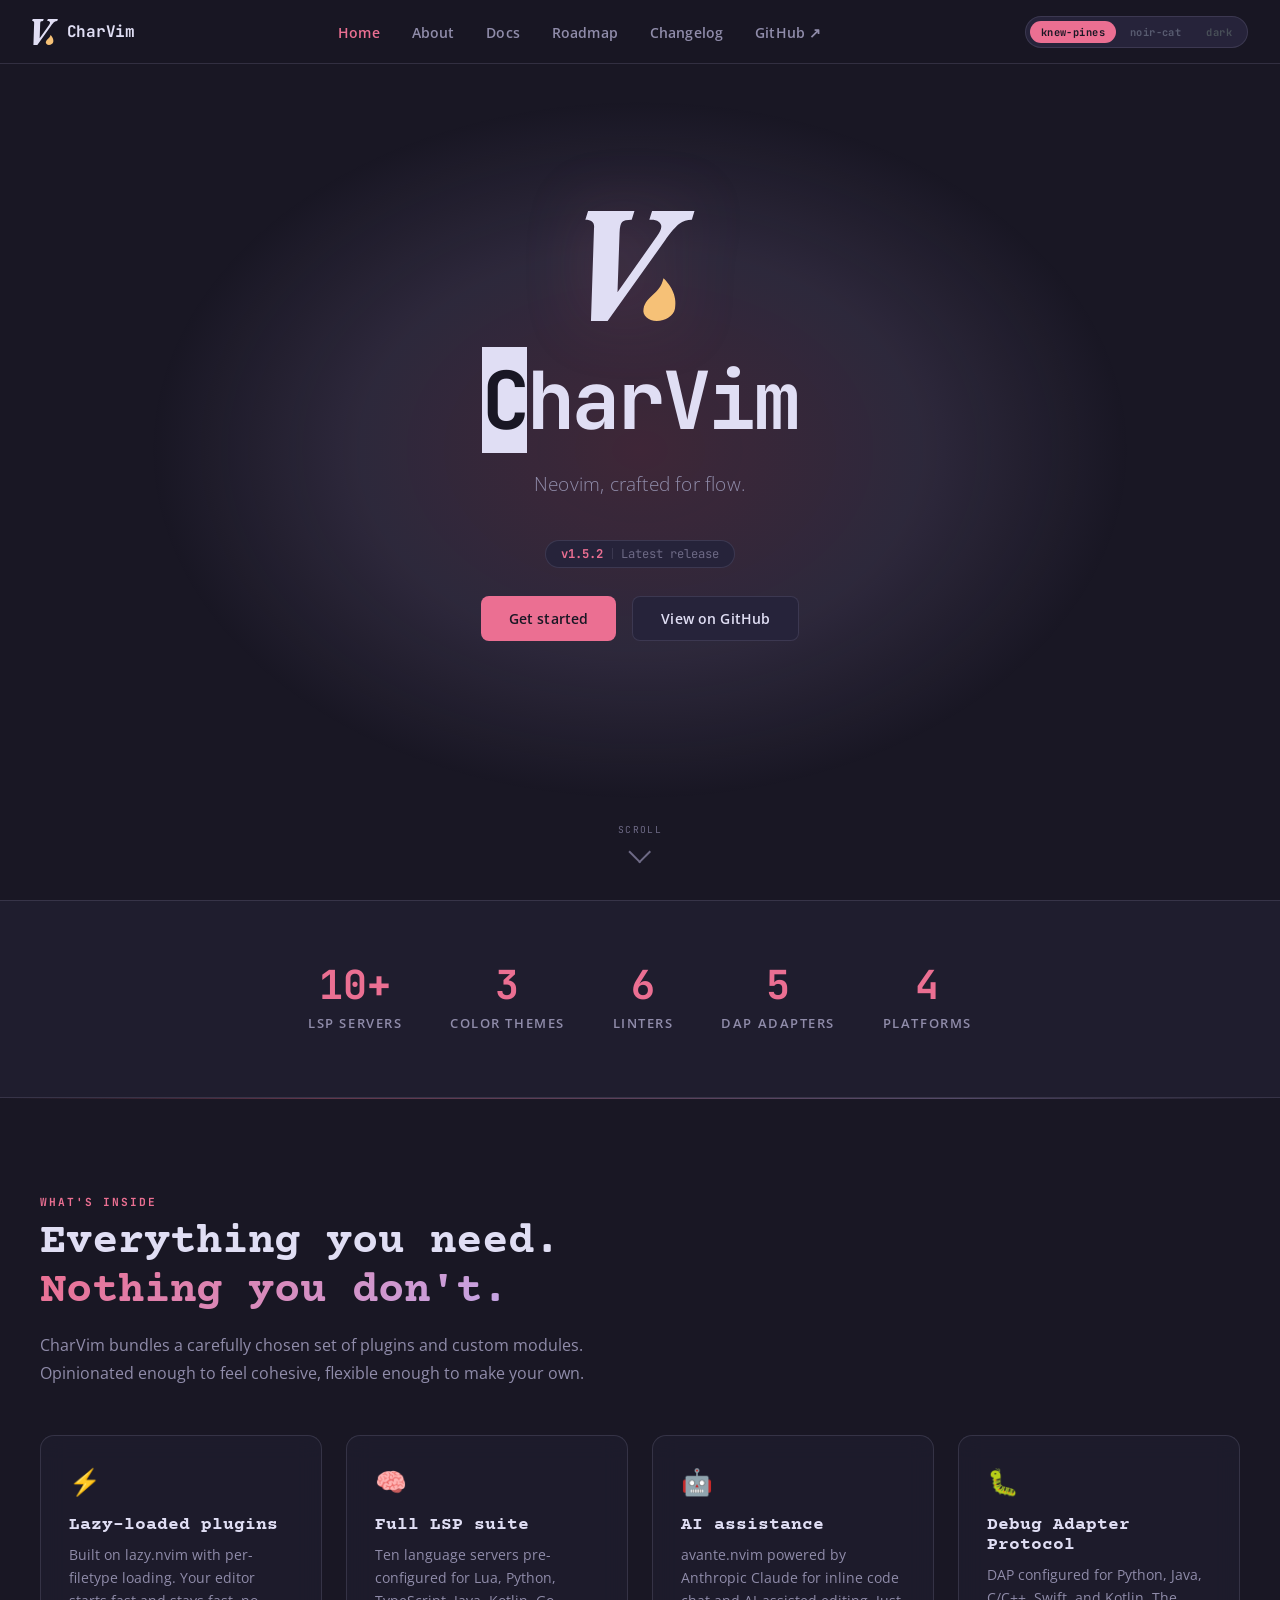
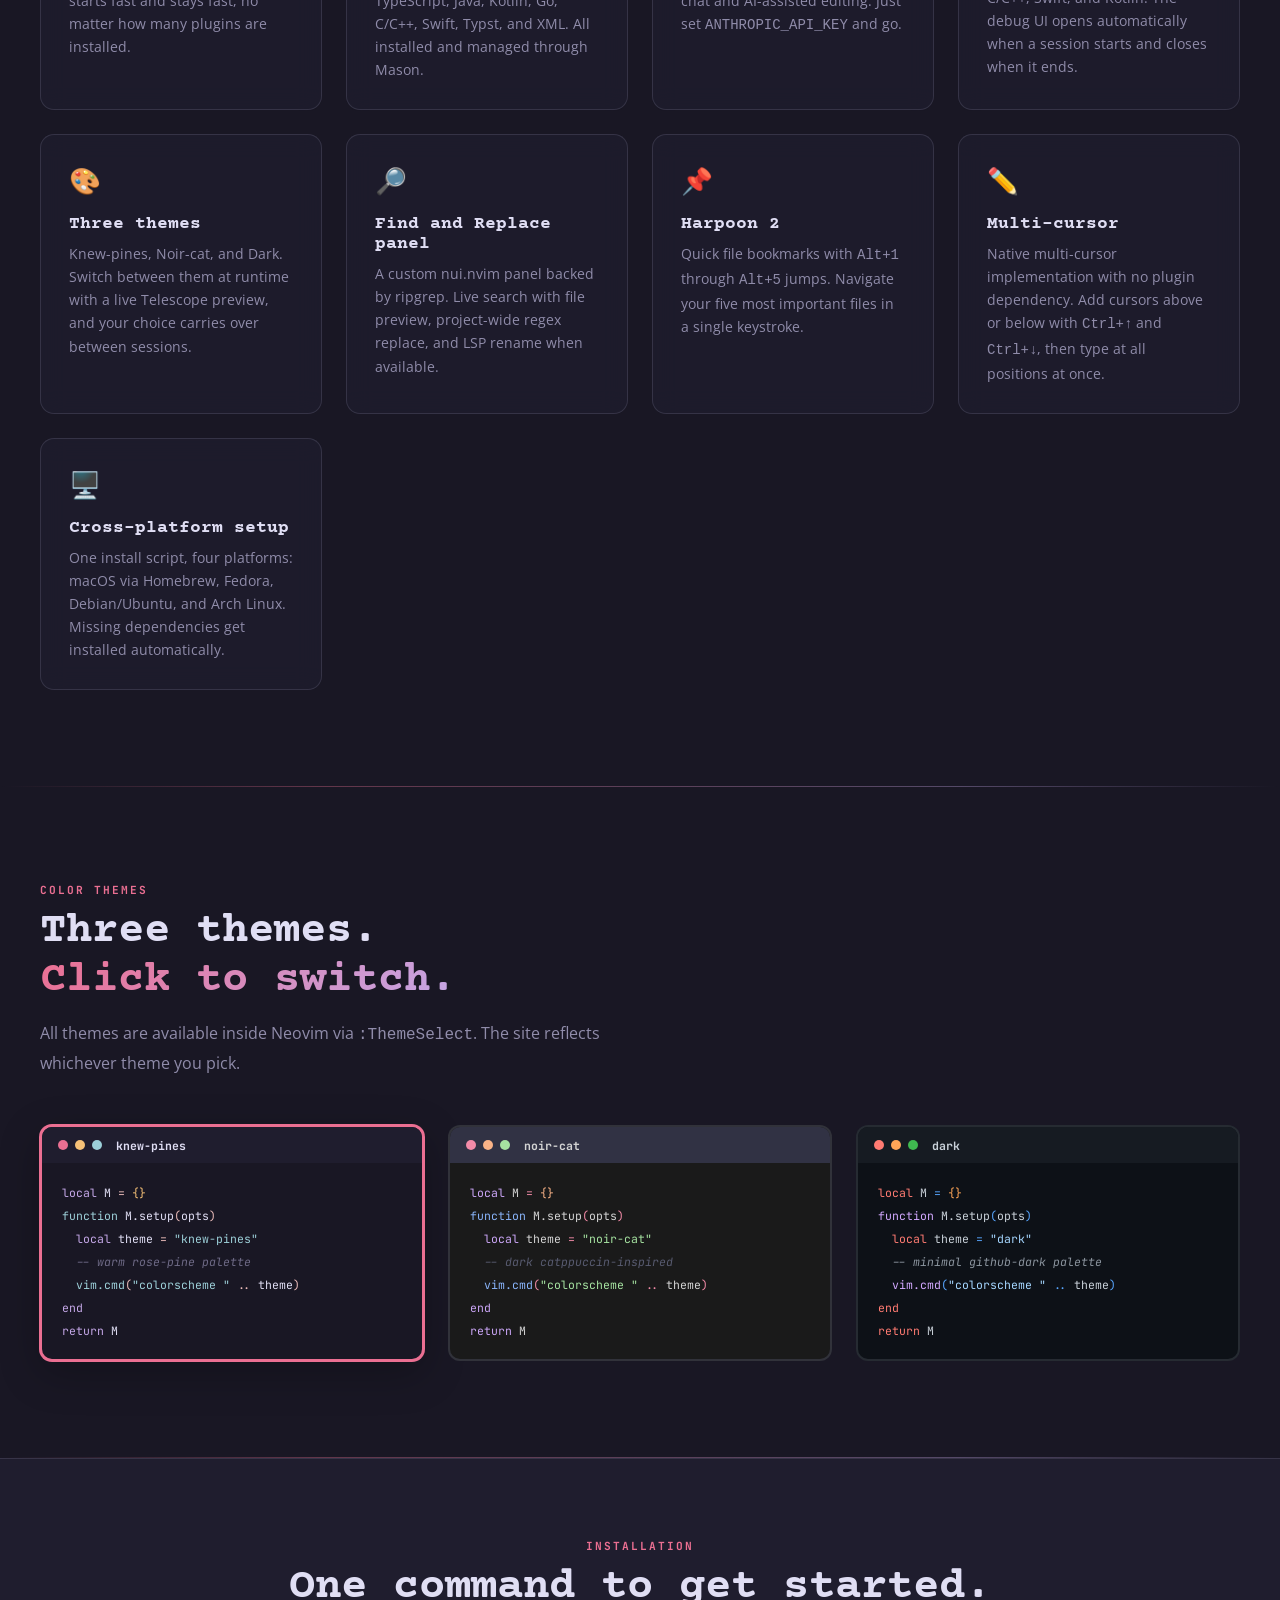
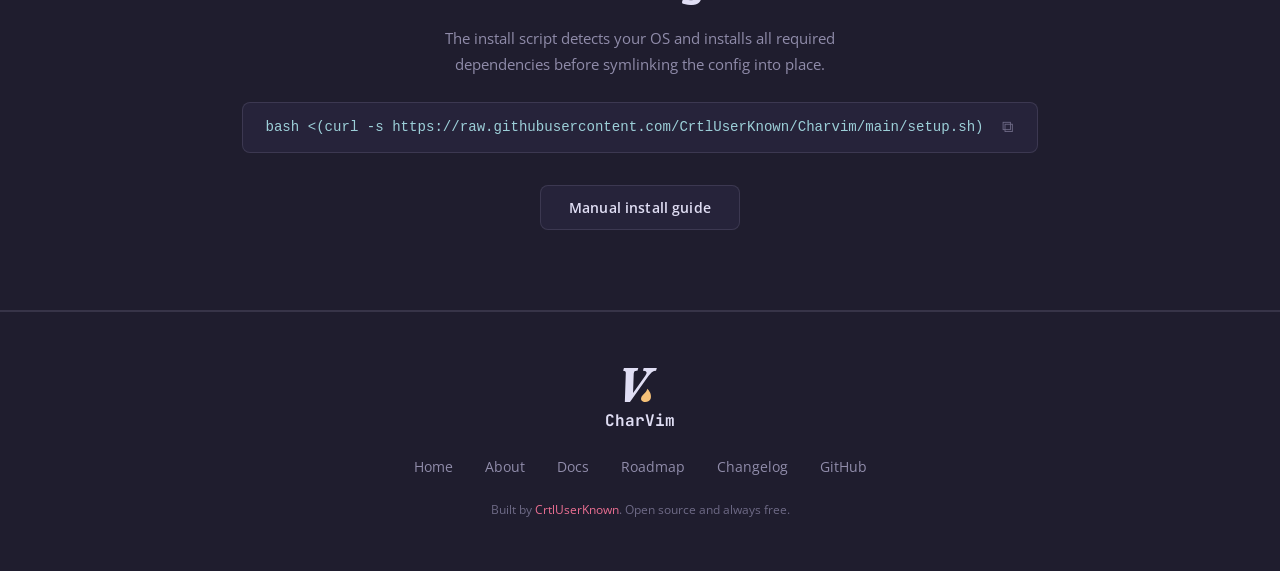
<file: index.html>
<!DOCTYPE html>
<html lang="en" data-theme="knew-pines">
<head>
  <meta charset="UTF-8" />
  <meta name="viewport" content="width=device-width, initial-scale=1.0" />
  <title>CharVim: Neovim, crafted for flow.</title>
  <meta name="description" content="CharVim is a custom Neovim configuration built for speed, flow, and a seamless development experience. Managed by lazy.nvim on Neovim 0.12+." />
  <meta name="author" content="CrtlUserKnown" />
  <meta name="theme-color" content="#191724" />
  <meta name="apple-mobile-web-app-capable" content="yes" />
  <meta property="og:title" content="CharVim: Neovim, crafted for flow." />
  <meta property="og:description" content="A custom Neovim configuration built for speed and flow. Three themes, AI assistance, full LSP, DAP, and more." />
  <meta property="og:type" content="website" />
  <meta property="og:url" content="https://ctrluserknown.github.io/Charvim/" />
  <meta name="twitter:card" content="summary" />
  <meta name="twitter:title" content="CharVim: Neovim, crafted for flow." />
  <meta name="twitter:description" content="A custom Neovim configuration built for speed and flow." />
  <link rel="canonical" href="https://ctrluserknown.github.io/Charvim/" />
  <link rel="icon" href="img/favicon/charvim.svg" type="image/svg+xml" />
  <link rel="alternate icon" href="img/favicon/charvim-atl.svg" type="image/svg+xml" />
  <link rel="apple-touch-icon" href="img/favicon/charvim.svg" />
  <link rel="manifest" href="site.webmanifest" />
  <link rel="stylesheet" href="css/style.css" />

  <script type="application/ld+json">
  {
    "@context": "https://schema.org",
    "@graph": [
      {
        "@type": "WebSite",
        "name": "CharVim",
        "url": "https://ctrluserknown.github.io/Charvim/",
        "description": "CharVim is a custom Neovim configuration built for speed, flow, and a seamless development experience."
      },
      {
        "@type": "SoftwareApplication",
        "name": "CharVim",
        "description": "A custom Neovim configuration designed for efficiency, speed, and a seamless development experience. Managed by lazy.nvim on Neovim 0.12+.",
        "url": "https://ctrluserknown.github.io/Charvim/",
        "applicationCategory": "DeveloperApplication",
        "operatingSystem": "macOS, Linux",
        "softwareVersion": "1.5.2",
        "dateModified": "2026-06-26",
        "offers": {
          "@type": "Offer",
          "price": "0",
          "priceCurrency": "USD"
        },
        "author": {
          "@type": "Person",
          "name": "CrtlUserKnown",
          "url": "https://github.com/CrtlUserKnown"
        },
        "codeRepository": "https://github.com/CrtlUserKnown/Charvim",
        "programmingLanguage": "Lua",
        "license": "https://github.com/CrtlUserKnown/Charvim/blob/main/LICENSE",
        "featureList": [
          "10+ LSP servers pre-configured",
          "AI assistance via Anthropic Claude",
          "Debug Adapter Protocol for Python, Java, C/C++, Swift, Kotlin",
          "Three runtime-switchable color themes",
          "Custom Find and Replace panel with live preview",
          "Multi-cursor support",
          "Cross-platform install script"
        ]
      },
      {
        "@type": "SiteNavigationElement",
        "name": "Home",
        "url": "https://ctrluserknown.github.io/Charvim/"
      },
      {
        "@type": "SiteNavigationElement",
        "name": "About",
        "url": "https://ctrluserknown.github.io/Charvim/about.html"
      },
      {
        "@type": "SiteNavigationElement",
        "name": "Documentation",
        "url": "https://ctrluserknown.github.io/Charvim/docs.html"
      },
      {
        "@type": "SiteNavigationElement",
        "name": "Roadmap",
        "url": "https://ctrluserknown.github.io/Charvim/roadmap.html"
      },
      {
        "@type": "SiteNavigationElement",
        "name": "Changelog",
        "url": "https://ctrluserknown.github.io/Charvim/changelog.html"
      }
    ]
  }
  </script>
</head>
<body>

<div class="cursor-gradient" aria-hidden="true"></div>

<!-- NAV -->
<nav>
  <a class="nav-brand" href="index.html">
    <svg class="nav-brand-logo" viewBox="0 0 317 319" xmlns="http://www.w3.org/2000/svg" style="fill-rule:evenodd;clip-rule:evenodd;stroke-linejoin:round;stroke-miterlimit:2;" aria-hidden="true">
      <g transform="matrix(1,0,0,1,-35.917861,-42.367234)">
        <g>
          <g transform="matrix(2.631266,0,0,2.600643,-317.140351,-356.595763)">
            <path class="logo-primary" d="M140.378,275.999L143.656,174.845C143.774,172.66 143.833,171.302 143.833,170.77C143.833,165.751 140.615,163.241 134.178,163.241L137.19,153.409L188.298,153.409L185.287,163.241C179.913,163.241 176.4,164.039 174.746,165.633C173.093,167.227 172.148,171.184 171.912,177.502L169.609,243.935L213.277,181.222C216.348,176.735 217.883,173.191 217.883,170.593C217.883,168.645 216.894,166.932 214.916,165.456C212.937,163.98 210.265,163.241 206.899,163.241L204.685,163.241L207.697,153.409L254.465,153.409L251.542,163.241C246.286,163.359 241.71,164.865 237.813,167.759C233.915,170.652 228.63,176.794 221.957,186.183L158.714,275.999L140.378,275.999Z" style="fill-rule:nonzero;"/>
          </g>
          <g transform="matrix(1.740079,0,-0.240372,1.199533,-137.411133,-14.95078)">
            <path class="logo-accent" d="M258.867,210.424C270.725,224.031 288.197,251.204 288.197,284.102C288.197,301.873 276.466,313.564 262.016,313.564C247.567,313.564 235.836,300.365 235.836,284.102C235.836,251.368 258.544,249.732 258.867,210.424Z"/>
          </g>
        </g>
      </g>
    </svg>
    <span class="nav-brand-name">CharVim</span>
  </a>

  <ul class="nav-links">
    <li><a href="index.html">Home</a></li>
    <li><a href="about.html">About</a></li>
    <li><a href="docs.html">Docs</a></li>
    <li><a href="roadmap.html">Roadmap</a></li>
    <li><a href="changelog.html">Changelog</a></li>
    <li><a href="https://github.com/CrtlUserKnown/Charvim" target="_blank" rel="noopener">GitHub ↗</a></li>
  </ul>

  <div class="theme-switcher" role="group" aria-label="Select color theme">
    <button class="theme-btn" data-theme="knew-pines" title="Knew-pines theme">knew-pines</button>
    <button class="theme-btn" data-theme="noir-cat"   title="Noir-cat theme">noir-cat</button>
    <button class="theme-btn" data-theme="dark"       title="Dark theme">dark</button>
  </div>

  <button class="hamburger" aria-label="Toggle navigation" aria-expanded="false">
    <span></span><span></span><span></span>
  </button>
</nav>

<main>

  <!-- HERO -->
  <section class="hero" aria-label="Hero">
    <div class="hero-logo-wrap">
      <svg class="hero-logo" viewBox="0 0 317 319" xmlns="http://www.w3.org/2000/svg" style="fill-rule:evenodd;clip-rule:evenodd;stroke-linejoin:round;stroke-miterlimit:2;" role="img" aria-label="CharVim logo">
        <g transform="matrix(1,0,0,1,-35.917861,-42.367234)">
          <g>
            <g transform="matrix(2.631266,0,0,2.600643,-317.140351,-356.595763)">
              <path class="logo-primary" d="M140.378,275.999L143.656,174.845C143.774,172.66 143.833,171.302 143.833,170.77C143.833,165.751 140.615,163.241 134.178,163.241L137.19,153.409L188.298,153.409L185.287,163.241C179.913,163.241 176.4,164.039 174.746,165.633C173.093,167.227 172.148,171.184 171.912,177.502L169.609,243.935L213.277,181.222C216.348,176.735 217.883,173.191 217.883,170.593C217.883,168.645 216.894,166.932 214.916,165.456C212.937,163.98 210.265,163.241 206.899,163.241L204.685,163.241L207.697,153.409L254.465,153.409L251.542,163.241C246.286,163.359 241.71,164.865 237.813,167.759C233.915,170.652 228.63,176.794 221.957,186.183L158.714,275.999L140.378,275.999Z" style="fill-rule:nonzero;"/>
            </g>
            <g transform="matrix(1.740079,0,-0.240372,1.199533,-137.411133,-14.95078)">
              <path class="logo-accent" d="M258.867,210.424C270.725,224.031 288.197,251.204 288.197,284.102C288.197,301.873 276.466,313.564 262.016,313.564C247.567,313.564 235.836,300.365 235.836,284.102C235.836,251.368 258.544,249.732 258.867,210.424Z"/>
            </g>
          </g>
        </g>
      </svg>
    </div>

    <h1 class="hero-name">CharVim</h1>
    <p class="hero-tagline">Neovim, crafted for flow.</p>

    <a class="version-badge" href="changelog.html" aria-label="View changelog for v1.5.2">
      <span class="v-num">v1.5.2</span>
      <span class="v-sep" aria-hidden="true"></span>
      <span class="v-label">Latest release</span>
    </a>

    <div class="hero-cta">
      <a class="btn btn-primary" href="docs.html">Get started</a>
      <a class="btn btn-secondary" href="https://github.com/CrtlUserKnown/Charvim" target="_blank" rel="noopener">View on GitHub</a>
    </div>

    <div class="scroll-indicator" aria-hidden="true">
      <span>scroll</span>
      <div class="scroll-chevron"></div>
    </div>
  </section>

  <!-- STATS -->
  <div class="stats-band">
    <div class="stats-inner">
      <div class="stat-item">
        <span class="stat-num">10+</span>
        <span class="stat-label">LSP Servers</span>
      </div>
      <div class="stat-item">
        <span class="stat-num">3</span>
        <span class="stat-label">Color Themes</span>
      </div>
      <div class="stat-item">
        <span class="stat-num">6</span>
        <span class="stat-label">Linters</span>
      </div>
      <div class="stat-item">
        <span class="stat-num">5</span>
        <span class="stat-label">DAP Adapters</span>
      </div>
      <div class="stat-item">
        <span class="stat-num">4</span>
        <span class="stat-label">Platforms</span>
      </div>
    </div>
  </div>

  <div class="gradient-divider"></div>

  <!-- FEATURES -->
  <section class="section" aria-labelledby="features-heading">
    <div class="section-inner">
      <p class="section-label">What's inside</p>
      <h2 class="section-title" id="features-heading">Everything you need.<br><span class="gradient-text">Nothing you don't.</span></h2>
      <p class="section-subtitle">CharVim bundles a carefully chosen set of plugins and custom modules. Opinionated enough to feel cohesive, flexible enough to make your own.</p>

      <div class="cards-grid">
        <article class="card">
          <span class="card-icon">⚡</span>
          <h3 class="card-title">Lazy-loaded plugins</h3>
          <p class="card-desc">Built on lazy.nvim with per-filetype loading. Your editor starts fast and stays fast, no matter how many plugins are installed.</p>
        </article>

        <article class="card">
          <span class="card-icon">🧠</span>
          <h3 class="card-title">Full LSP suite</h3>
          <p class="card-desc">Ten language servers pre-configured for Lua, Python, TypeScript, Java, Kotlin, Go, C/C++, Swift, Typst, and XML. All installed and managed through Mason.</p>
        </article>

        <article class="card">
          <span class="card-icon">🤖</span>
          <h3 class="card-title">AI assistance</h3>
          <p class="card-desc">avante.nvim powered by Anthropic Claude for inline code chat and AI-assisted editing. Just set <code>ANTHROPIC_API_KEY</code> and go.</p>
        </article>

        <article class="card">
          <span class="card-icon">🐛</span>
          <h3 class="card-title">Debug Adapter Protocol</h3>
          <p class="card-desc">DAP configured for Python, Java, C/C++, Swift, and Kotlin. The debug UI opens automatically when a session starts and closes when it ends.</p>
        </article>

        <article class="card">
          <span class="card-icon">🎨</span>
          <h3 class="card-title">Three themes</h3>
          <p class="card-desc">Knew-pines, Noir-cat, and Dark. Switch between them at runtime with a live Telescope preview, and your choice carries over between sessions.</p>
        </article>

        <article class="card">
          <span class="card-icon">🔎</span>
          <h3 class="card-title">Find and Replace panel</h3>
          <p class="card-desc">A custom nui.nvim panel backed by ripgrep. Live search with file preview, project-wide regex replace, and LSP rename when available.</p>
        </article>

        <article class="card">
          <span class="card-icon">📌</span>
          <h3 class="card-title">Harpoon 2</h3>
          <p class="card-desc">Quick file bookmarks with <kbd>Alt+1</kbd> through <kbd>Alt+5</kbd> jumps. Navigate your five most important files in a single keystroke.</p>
        </article>

        <article class="card">
          <span class="card-icon">✏️</span>
          <h3 class="card-title">Multi-cursor</h3>
          <p class="card-desc">Native multi-cursor implementation with no plugin dependency. Add cursors above or below with <kbd>Ctrl+↑</kbd> and <kbd>Ctrl+↓</kbd>, then type at all positions at once.</p>
        </article>

        <article class="card">
          <span class="card-icon">🖥️</span>
          <h3 class="card-title">Cross-platform setup</h3>
          <p class="card-desc">One install script, four platforms: macOS via Homebrew, Fedora, Debian/Ubuntu, and Arch Linux. Missing dependencies get installed automatically.</p>
        </article>
      </div>
    </div>
  </section>

  <div class="gradient-divider"></div>

  <!-- THEMES SHOWCASE -->
  <section class="section" aria-labelledby="themes-heading">
    <div class="section-inner">
      <p class="section-label">Color themes</p>
      <h2 class="section-title" id="themes-heading">Three themes.<br><span class="gradient-text">Click to switch.</span></h2>
      <p class="section-subtitle">All themes are available inside Neovim via <code>:ThemeSelect</code>. The site reflects whichever theme you pick.</p>

      <div class="theme-previews" role="list">

        <!-- Knew-pines -->
        <div class="theme-preview tp-kp" data-theme="knew-pines" role="listitem" tabindex="0" aria-label="Knew-pines theme">
          <div class="tp-header">
            <div class="dot dot-r"></div>
            <div class="dot dot-y"></div>
            <div class="dot dot-g"></div>
            <span style="margin-left:0.4rem;">knew-pines</span>
          </div>
          <div class="tp-body">
            <div><span class="syn-kw tp-kp">local</span> <span class="syn-var tp-kp">M</span> <span class="syn-op tp-kp">=</span> <span class="syn-num tp-kp">{}</span></div>
            <div><span class="syn-fn tp-kp">function</span> <span class="syn-var tp-kp">M.setup</span><span class="syn-op tp-kp">(</span><span class="syn-var tp-kp">opts</span><span class="syn-op tp-kp">)</span></div>
            <div>&nbsp;&nbsp;<span class="syn-kw tp-kp">local</span> <span class="syn-var tp-kp">theme</span> <span class="syn-op tp-kp">=</span> <span class="syn-str tp-kp">"knew-pines"</span></div>
            <div>&nbsp;&nbsp;<span class="syn-cmt tp-kp">-- warm rose-pine palette</span></div>
            <div>&nbsp;&nbsp;<span class="syn-fn tp-kp">vim.cmd</span><span class="syn-op tp-kp">(</span><span class="syn-str tp-kp">"colorscheme " </span><span class="syn-op tp-kp">.. </span><span class="syn-var tp-kp">theme</span><span class="syn-op tp-kp">)</span></div>
            <div><span class="syn-kw tp-kp">end</span></div>
            <div><span class="syn-kw tp-kp">return</span> <span class="syn-var tp-kp">M</span></div>
          </div>
        </div>

        <!-- Noir-cat -->
        <div class="theme-preview tp-nc" data-theme="noir-cat" role="listitem" tabindex="0" aria-label="Noir-cat theme">
          <div class="tp-header">
            <div class="dot dot-r"></div>
            <div class="dot dot-y"></div>
            <div class="dot dot-g"></div>
            <span style="margin-left:0.4rem;">noir-cat</span>
          </div>
          <div class="tp-body">
            <div><span class="syn-kw tp-nc">local</span> <span class="syn-var tp-nc">M</span> <span class="syn-op tp-nc">=</span> <span class="syn-num tp-nc">{}</span></div>
            <div><span class="syn-fn tp-nc">function</span> <span class="syn-var tp-nc">M.setup</span><span class="syn-op tp-nc">(</span><span class="syn-var tp-nc">opts</span><span class="syn-op tp-nc">)</span></div>
            <div>&nbsp;&nbsp;<span class="syn-kw tp-nc">local</span> <span class="syn-var tp-nc">theme</span> <span class="syn-op tp-nc">=</span> <span class="syn-str tp-nc">"noir-cat"</span></div>
            <div>&nbsp;&nbsp;<span class="syn-cmt tp-nc">-- dark catppuccin-inspired</span></div>
            <div>&nbsp;&nbsp;<span class="syn-fn tp-nc">vim.cmd</span><span class="syn-op tp-nc">(</span><span class="syn-str tp-nc">"colorscheme " </span><span class="syn-op tp-nc">.. </span><span class="syn-var tp-nc">theme</span><span class="syn-op tp-nc">)</span></div>
            <div><span class="syn-kw tp-nc">end</span></div>
            <div><span class="syn-kw tp-nc">return</span> <span class="syn-var tp-nc">M</span></div>
          </div>
        </div>

        <!-- Dark -->
        <div class="theme-preview tp-dk" data-theme="dark" role="listitem" tabindex="0" aria-label="Dark theme">
          <div class="tp-header">
            <div class="dot dot-r"></div>
            <div class="dot dot-y"></div>
            <div class="dot dot-g"></div>
            <span style="margin-left:0.4rem;">dark</span>
          </div>
          <div class="tp-body">
            <div><span class="syn-kw tp-dk">local</span> <span class="syn-var tp-dk">M</span> <span class="syn-op tp-dk">=</span> <span class="syn-num tp-dk">{}</span></div>
            <div><span class="syn-fn tp-dk">function</span> <span class="syn-var tp-dk">M.setup</span><span class="syn-op tp-dk">(</span><span class="syn-var tp-dk">opts</span><span class="syn-op tp-dk">)</span></div>
            <div>&nbsp;&nbsp;<span class="syn-kw tp-dk">local</span> <span class="syn-var tp-dk">theme</span> <span class="syn-op tp-dk">=</span> <span class="syn-str tp-dk">"dark"</span></div>
            <div>&nbsp;&nbsp;<span class="syn-cmt tp-dk">-- minimal github-dark palette</span></div>
            <div>&nbsp;&nbsp;<span class="syn-fn tp-dk">vim.cmd</span><span class="syn-op tp-dk">(</span><span class="syn-str tp-dk">"colorscheme " </span><span class="syn-op tp-dk">.. </span><span class="syn-var tp-dk">theme</span><span class="syn-op tp-dk">)</span></div>
            <div><span class="syn-kw tp-dk">end</span></div>
            <div><span class="syn-kw tp-dk">return</span> <span class="syn-var tp-dk">M</span></div>
          </div>
        </div>

      </div>
    </div>
  </section>

  <div class="gradient-divider"></div>

  <!-- INSTALL -->
  <section class="install-band" aria-labelledby="install-heading">
    <p class="section-label" style="justify-content:center;display:flex;">Installation</p>
    <h2 class="section-title" id="install-heading" style="text-align:center;">One command to get started.</h2>
    <p style="text-align:center;color:var(--text-dim);max-width:480px;margin:0 auto;line-height:1.7;font-size:0.95rem;">
      The install script detects your OS and installs all required dependencies before symlinking the config into place.
    </p>
    <div style="text-align:center;">
      <div class="code-block">
        <code>bash &lt;(curl -s https://raw.githubusercontent.com/CrtlUserKnown/Charvim/main/setup.sh)</code>
        <button class="copy-btn" aria-label="Copy install command" title="Copy">⧉</button>
      </div>
    </div>
    <div style="text-align:center;margin-top:2rem;">
      <a class="btn btn-secondary" href="docs.html#installation">Manual install guide</a>
    </div>
  </section>

</main>

<!-- FOOTER -->
<footer>
  <div class="footer-inner">
    <div class="footer-brand">
      <svg class="footer-logo" viewBox="0 0 317 319" xmlns="http://www.w3.org/2000/svg" style="fill-rule:evenodd;clip-rule:evenodd;stroke-linejoin:round;stroke-miterlimit:2;" aria-hidden="true">
        <g transform="matrix(1,0,0,1,-35.917861,-42.367234)">
          <g>
            <g transform="matrix(2.631266,0,0,2.600643,-317.140351,-356.595763)">
              <path class="logo-primary" d="M140.378,275.999L143.656,174.845C143.774,172.66 143.833,171.302 143.833,170.77C143.833,165.751 140.615,163.241 134.178,163.241L137.19,153.409L188.298,153.409L185.287,163.241C179.913,163.241 176.4,164.039 174.746,165.633C173.093,167.227 172.148,171.184 171.912,177.502L169.609,243.935L213.277,181.222C216.348,176.735 217.883,173.191 217.883,170.593C217.883,168.645 216.894,166.932 214.916,165.456C212.937,163.98 210.265,163.241 206.899,163.241L204.685,163.241L207.697,153.409L254.465,153.409L251.542,163.241C246.286,163.359 241.71,164.865 237.813,167.759C233.915,170.652 228.63,176.794 221.957,186.183L158.714,275.999L140.378,275.999Z" style="fill-rule:nonzero;"/>
            </g>
            <g transform="matrix(1.740079,0,-0.240372,1.199533,-137.411133,-14.95078)">
              <path class="logo-accent" d="M258.867,210.424C270.725,224.031 288.197,251.204 288.197,284.102C288.197,301.873 276.466,313.564 262.016,313.564C247.567,313.564 235.836,300.365 235.836,284.102C235.836,251.368 258.544,249.732 258.867,210.424Z"/>
            </g>
          </g>
        </g>
      </svg>
      <span class="footer-name">CharVim</span>
    </div>
    <ul class="footer-links">
      <li><a href="index.html">Home</a></li>
      <li><a href="about.html">About</a></li>
      <li><a href="docs.html">Docs</a></li>
      <li><a href="roadmap.html">Roadmap</a></li>
      <li><a href="changelog.html">Changelog</a></li>
      <li><a href="https://github.com/CrtlUserKnown/Charvim" target="_blank" rel="noopener">GitHub</a></li>
    </ul>
    <p class="footer-copy">Built by <a href="https://github.com/CrtlUserKnown" style="color:var(--accent);text-decoration:none;">CrtlUserKnown</a>. Open source and always free.</p>
  </div>
</footer>

<!-- Theme FAB (mobile only) -->
<div class="theme-fab-wrap">
  <div class="theme-fab-popup" aria-hidden="true">
    <p class="theme-fab-popup-label">Color theme</p>
    <div class="theme-switcher" role="group" aria-label="Select color theme">
      <button class="theme-btn" data-theme="knew-pines" title="Knew-pines theme">knew-pines</button>
      <button class="theme-btn" data-theme="noir-cat"   title="Noir-cat theme">noir-cat</button>
      <button class="theme-btn" data-theme="dark"       title="Dark theme">dark</button>
    </div>
  </div>
  <button class="theme-fab" aria-label="Change color theme" aria-expanded="false">
    <svg xmlns="http://www.w3.org/2000/svg" viewBox="0 0 24 24" width="20" height="20" fill="none" stroke="currentColor" stroke-width="2" stroke-linecap="round" stroke-linejoin="round" aria-hidden="true">
      <path d="M12 2C6.5 2 2 6.5 2 12s4.5 10 10 10c.926 0 1.648-.746 1.648-1.688 0-.437-.18-.835-.437-1.125-.29-.289-.438-.652-.438-1.125a1.64 1.64 0 0 1 1.668-1.668h1.996c3.051 0 5.555-2.503 5.555-5.554C21.965 6.012 17.461 2 12 2z"/>
      <circle cx="7.5" cy="11.5" r="1.5" fill="currentColor" stroke="none"/>
      <circle cx="12" cy="7.5" r="1.5" fill="currentColor" stroke="none"/>
      <circle cx="16.5" cy="11.5" r="1.5" fill="currentColor" stroke="none"/>
    </svg>
  </button>
</div>

<script src="js/main.js"></script>
</body>
</html>
</file>
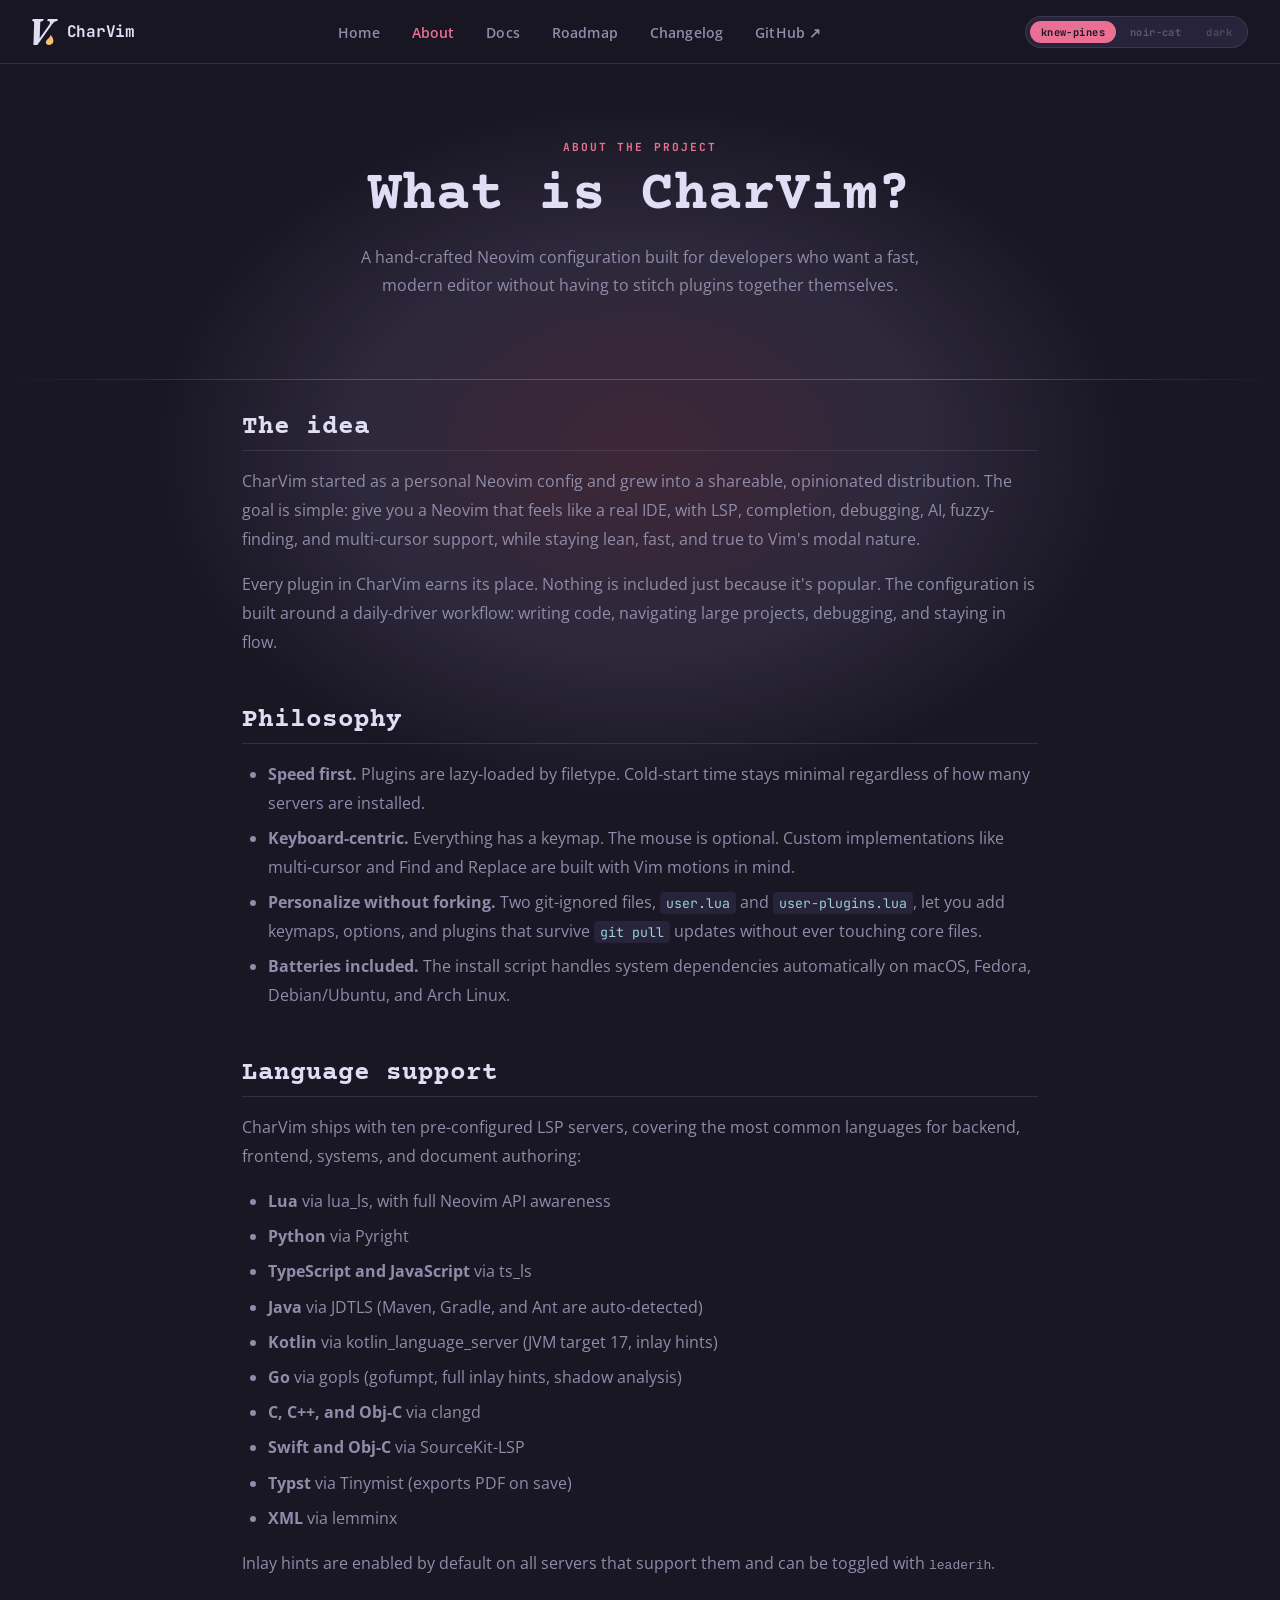
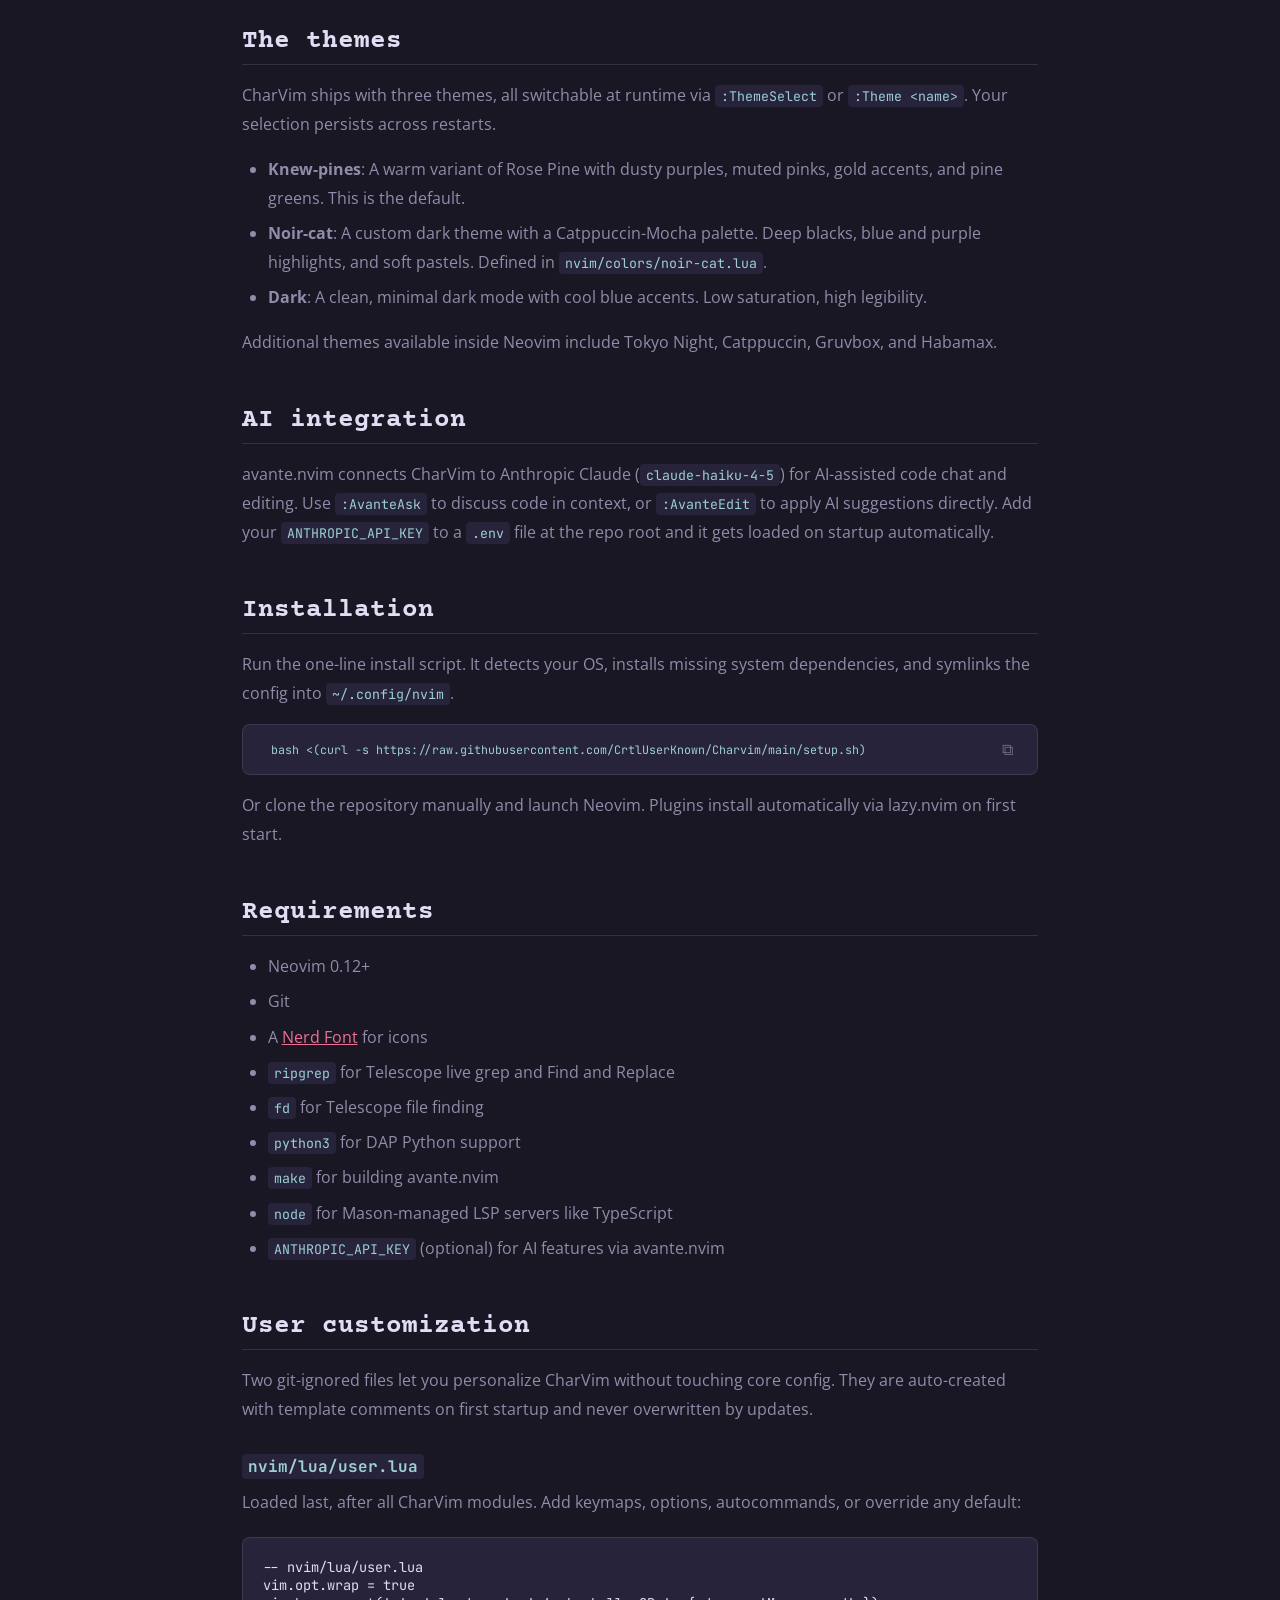
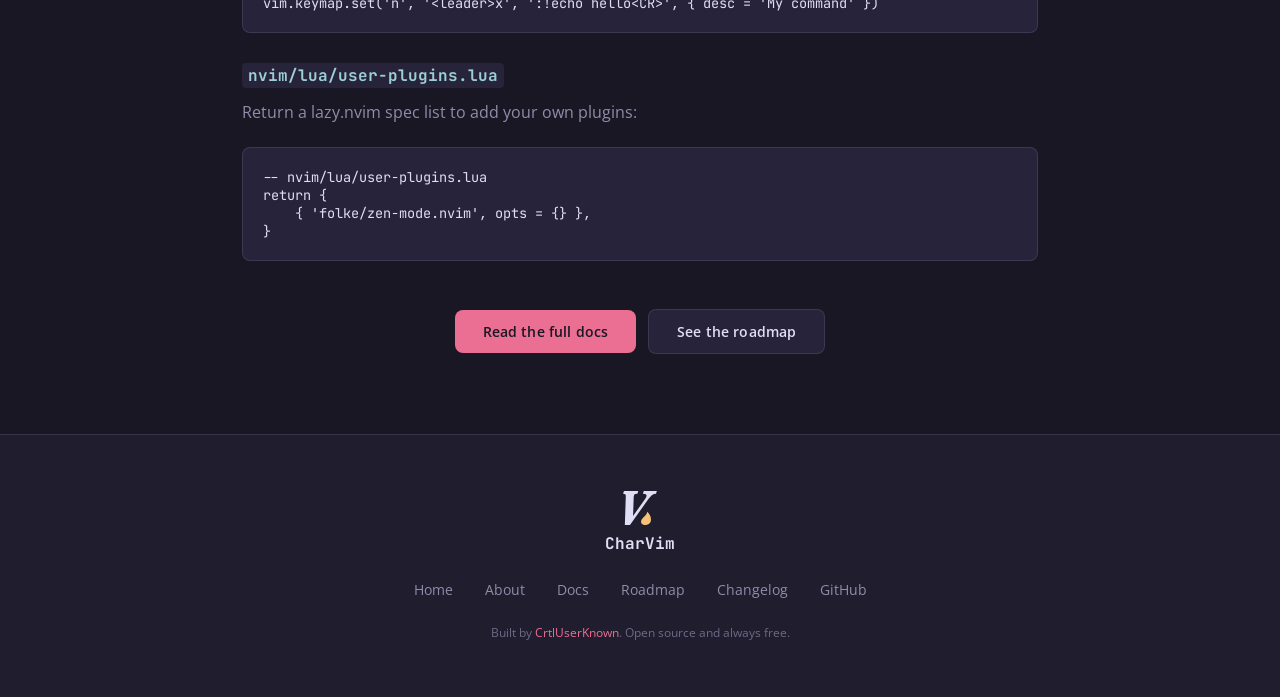
<file: about.html>
<!DOCTYPE html>
<html lang="en" data-theme="knew-pines">
<head>
  <meta charset="UTF-8" />
  <meta name="viewport" content="width=device-width, initial-scale=1.0" />
  <title>About | CharVim</title>
  <meta name="description" content="Learn about CharVim: a hand-crafted Neovim configuration built for flow, speed, and a modern development experience." />
  <meta name="author" content="CrtlUserKnown" />
  <meta name="theme-color" content="#191724" />
  <meta name="apple-mobile-web-app-capable" content="yes" />
  <meta property="og:title" content="About | CharVim" />
  <meta property="og:description" content="Learn about CharVim, a hand-crafted Neovim configuration built for flow, speed, and a modern development experience." />
  <meta property="og:type" content="website" />
  <meta name="twitter:card" content="summary" />
  <link rel="canonical" href="https://ctrluserknown.github.io/Charvim/about.html" />
  <link rel="icon" href="img/favicon/charvim.svg" type="image/svg+xml" />
  <link rel="alternate icon" href="img/favicon/charvim-atl.svg" type="image/svg+xml" />
  <link rel="apple-touch-icon" href="img/favicon/charvim.svg" />
  <link rel="manifest" href="site.webmanifest" />
  <link rel="stylesheet" href="css/style.css" />
  <script type="application/ld+json">
  {
    "@context": "https://schema.org",
    "@graph": [
      {
        "@type": "AboutPage",
        "name": "About CharVim",
        "description": "CharVim is a personal Neovim configuration designed for efficiency, speed, and a seamless development experience.",
        "url": "https://ctrluserknown.github.io/Charvim/about.html",
        "mainEntity": {
          "@type": "SoftwareApplication",
          "name": "CharVim",
          "applicationCategory": "DeveloperApplication",
          "operatingSystem": "macOS, Linux"
        }
      },
      {
        "@type": "BreadcrumbList",
        "itemListElement": [
          { "@type": "ListItem", "position": 1, "name": "Home", "item": "https://ctrluserknown.github.io/Charvim/" },
          { "@type": "ListItem", "position": 2, "name": "About", "item": "https://ctrluserknown.github.io/Charvim/about.html" }
        ]
      }
    ]
  }
  </script>
</head>
<body>

<div class="cursor-gradient" aria-hidden="true"></div>

<!-- NAV -->
<nav>
  <a class="nav-brand" href="index.html">
    <svg class="nav-brand-logo" viewBox="0 0 317 319" xmlns="http://www.w3.org/2000/svg" style="fill-rule:evenodd;clip-rule:evenodd;stroke-linejoin:round;stroke-miterlimit:2;" aria-hidden="true">
      <g transform="matrix(1,0,0,1,-35.917861,-42.367234)">
        <g>
          <g transform="matrix(2.631266,0,0,2.600643,-317.140351,-356.595763)">
            <path class="logo-primary" d="M140.378,275.999L143.656,174.845C143.774,172.66 143.833,171.302 143.833,170.77C143.833,165.751 140.615,163.241 134.178,163.241L137.19,153.409L188.298,153.409L185.287,163.241C179.913,163.241 176.4,164.039 174.746,165.633C173.093,167.227 172.148,171.184 171.912,177.502L169.609,243.935L213.277,181.222C216.348,176.735 217.883,173.191 217.883,170.593C217.883,168.645 216.894,166.932 214.916,165.456C212.937,163.98 210.265,163.241 206.899,163.241L204.685,163.241L207.697,153.409L254.465,153.409L251.542,163.241C246.286,163.359 241.71,164.865 237.813,167.759C233.915,170.652 228.63,176.794 221.957,186.183L158.714,275.999L140.378,275.999Z" style="fill-rule:nonzero;"/>
          </g>
          <g transform="matrix(1.740079,0,-0.240372,1.199533,-137.411133,-14.95078)">
            <path class="logo-accent" d="M258.867,210.424C270.725,224.031 288.197,251.204 288.197,284.102C288.197,301.873 276.466,313.564 262.016,313.564C247.567,313.564 235.836,300.365 235.836,284.102C235.836,251.368 258.544,249.732 258.867,210.424Z"/>
          </g>
        </g>
      </g>
    </svg>
    <span class="nav-brand-name">CharVim</span>
  </a>

  <ul class="nav-links">
    <li><a href="index.html">Home</a></li>
    <li><a href="about.html">About</a></li>
    <li><a href="docs.html">Docs</a></li>
    <li><a href="roadmap.html">Roadmap</a></li>
    <li><a href="changelog.html">Changelog</a></li>
    <li><a href="https://github.com/CrtlUserKnown/Charvim" target="_blank" rel="noopener">GitHub ↗</a></li>
  </ul>

  <div class="theme-switcher" role="group" aria-label="Select color theme">
    <button class="theme-btn" data-theme="knew-pines">knew-pines</button>
    <button class="theme-btn" data-theme="noir-cat">noir-cat</button>
    <button class="theme-btn" data-theme="dark">dark</button>
  </div>

  <button class="hamburger" aria-label="Toggle navigation" aria-expanded="false">
    <span></span><span></span><span></span>
  </button>
</nav>

<main>

  <!-- PAGE HERO -->
  <section class="page-hero" aria-label="About CharVim">
    <p class="section-label">About the project</p>
    <h1 class="section-title">What is CharVim?</h1>
    <p class="section-subtitle">A hand-crafted Neovim configuration built for developers who want a fast, modern editor without having to stitch plugins together themselves.</p>
  </section>

  <div class="gradient-divider"></div>

  <!-- ABOUT CONTENT -->
  <div class="content-section">

    <h2>The idea</h2>
    <p>
      CharVim started as a personal Neovim config and grew into a shareable, opinionated distribution. The goal is simple: give you a Neovim that feels like a real IDE, with LSP, completion, debugging, AI, fuzzy-finding, and multi-cursor support, while staying lean, fast, and true to Vim's modal nature.
    </p>
    <p>
      Every plugin in CharVim earns its place. Nothing is included just because it's popular. The configuration is built around a daily-driver workflow: writing code, navigating large projects, debugging, and staying in flow.
    </p>

    <h2>Philosophy</h2>
    <ul>
      <li><strong>Speed first.</strong> Plugins are lazy-loaded by filetype. Cold-start time stays minimal regardless of how many servers are installed.</li>
      <li><strong>Keyboard-centric.</strong> Everything has a keymap. The mouse is optional. Custom implementations like multi-cursor and Find and Replace are built with Vim motions in mind.</li>
      <li><strong>Personalize without forking.</strong> Two git-ignored files, <code>user.lua</code> and <code>user-plugins.lua</code>, let you add keymaps, options, and plugins that survive <code>git pull</code> updates without ever touching core files.</li>
      <li><strong>Batteries included.</strong> The install script handles system dependencies automatically on macOS, Fedora, Debian/Ubuntu, and Arch Linux.</li>
    </ul>

    <h2>Language support</h2>
    <p>CharVim ships with ten pre-configured LSP servers, covering the most common languages for backend, frontend, systems, and document authoring:</p>
    <ul>
      <li><strong>Lua</strong> via lua_ls, with full Neovim API awareness</li>
      <li><strong>Python</strong> via Pyright</li>
      <li><strong>TypeScript and JavaScript</strong> via ts_ls</li>
      <li><strong>Java</strong> via JDTLS (Maven, Gradle, and Ant are auto-detected)</li>
      <li><strong>Kotlin</strong> via kotlin_language_server (JVM target 17, inlay hints)</li>
      <li><strong>Go</strong> via gopls (gofumpt, full inlay hints, shadow analysis)</li>
      <li><strong>C, C++, and Obj-C</strong> via clangd</li>
      <li><strong>Swift and Obj-C</strong> via SourceKit-LSP</li>
      <li><strong>Typst</strong> via Tinymist (exports PDF on save)</li>
      <li><strong>XML</strong> via lemminx</li>
    </ul>
    <p>Inlay hints are enabled by default on all servers that support them and can be toggled with <kbd>leader</kbd><kbd>ih</kbd>.</p>

    <h2>The themes</h2>
    <p>CharVim ships with three themes, all switchable at runtime via <code>:ThemeSelect</code> or <code>:Theme &lt;name&gt;</code>. Your selection persists across restarts.</p>
    <ul>
      <li><strong>Knew-pines</strong>: A warm variant of Rose Pine with dusty purples, muted pinks, gold accents, and pine greens. This is the default.</li>
      <li><strong>Noir-cat</strong>: A custom dark theme with a Catppuccin-Mocha palette. Deep blacks, blue and purple highlights, and soft pastels. Defined in <code>nvim/colors/noir-cat.lua</code>.</li>
      <li><strong>Dark</strong>: A clean, minimal dark mode with cool blue accents. Low saturation, high legibility.</li>
    </ul>
    <p>Additional themes available inside Neovim include Tokyo Night, Catppuccin, Gruvbox, and Habamax.</p>

    <h2>AI integration</h2>
    <p>
      avante.nvim connects CharVim to Anthropic Claude (<code>claude-haiku-4-5</code>) for AI-assisted code chat and editing. Use <code>:AvanteAsk</code> to discuss code in context, or <code>:AvanteEdit</code> to apply AI suggestions directly. Add your <code>ANTHROPIC_API_KEY</code> to a <code>.env</code> file at the repo root and it gets loaded on startup automatically.
    </p>

    <h2>Installation</h2>
    <p>Run the one-line install script. It detects your OS, installs missing system dependencies, and symlinks the config into <code>~/.config/nvim</code>.</p>
    <div class="code-block" style="display:flex;margin:1rem 0;">
      <code>bash &lt;(curl -s https://raw.githubusercontent.com/CrtlUserKnown/Charvim/main/setup.sh)</code>
      <button class="copy-btn" aria-label="Copy" title="Copy" style="margin-left:auto;">⧉</button>
    </div>
    <p>Or clone the repository manually and launch Neovim. Plugins install automatically via lazy.nvim on first start.</p>

    <h2>Requirements</h2>
    <ul>
      <li>Neovim 0.12+</li>
      <li>Git</li>
      <li>A <a href="https://www.nerdfonts.com/" target="_blank" rel="noopener" style="color:var(--accent);">Nerd Font</a> for icons</li>
      <li><code>ripgrep</code> for Telescope live grep and Find and Replace</li>
      <li><code>fd</code> for Telescope file finding</li>
      <li><code>python3</code> for DAP Python support</li>
      <li><code>make</code> for building avante.nvim</li>
      <li><code>node</code> for Mason-managed LSP servers like TypeScript</li>
      <li><code>ANTHROPIC_API_KEY</code> (optional) for AI features via avante.nvim</li>
    </ul>

    <h2>User customization</h2>
    <p>Two git-ignored files let you personalize CharVim without touching core config. They are auto-created with template comments on first startup and never overwritten by updates.</p>

    <h3><code>nvim/lua/user.lua</code></h3>
    <p>Loaded last, after all CharVim modules. Add keymaps, options, autocommands, or override any default:</p>
    <pre><code>-- nvim/lua/user.lua
vim.opt.wrap = true
vim.keymap.set('n', '&lt;leader&gt;x', ':!echo hello&lt;CR&gt;', { desc = 'My command' })</code></pre>

    <h3><code>nvim/lua/user-plugins.lua</code></h3>
    <p>Return a lazy.nvim spec list to add your own plugins:</p>
    <pre><code>-- nvim/lua/user-plugins.lua
return {
    { 'folke/zen-mode.nvim', opts = {} },
}</code></pre>

    <div style="margin-top:3rem;text-align:center;">
      <a class="btn btn-primary" href="docs.html">Read the full docs</a>
      &nbsp;
      <a class="btn btn-secondary" href="roadmap.html">See the roadmap</a>
    </div>

  </div>

</main>

<!-- FOOTER -->
<footer>
  <div class="footer-inner">
    <div class="footer-brand">
      <svg class="footer-logo" viewBox="0 0 317 319" xmlns="http://www.w3.org/2000/svg" style="fill-rule:evenodd;clip-rule:evenodd;stroke-linejoin:round;stroke-miterlimit:2;" aria-hidden="true">
        <g transform="matrix(1,0,0,1,-35.917861,-42.367234)">
          <g>
            <g transform="matrix(2.631266,0,0,2.600643,-317.140351,-356.595763)">
              <path class="logo-primary" d="M140.378,275.999L143.656,174.845C143.774,172.66 143.833,171.302 143.833,170.77C143.833,165.751 140.615,163.241 134.178,163.241L137.19,153.409L188.298,153.409L185.287,163.241C179.913,163.241 176.4,164.039 174.746,165.633C173.093,167.227 172.148,171.184 171.912,177.502L169.609,243.935L213.277,181.222C216.348,176.735 217.883,173.191 217.883,170.593C217.883,168.645 216.894,166.932 214.916,165.456C212.937,163.98 210.265,163.241 206.899,163.241L204.685,163.241L207.697,153.409L254.465,153.409L251.542,163.241C246.286,163.359 241.71,164.865 237.813,167.759C233.915,170.652 228.63,176.794 221.957,186.183L158.714,275.999L140.378,275.999Z" style="fill-rule:nonzero;"/>
            </g>
            <g transform="matrix(1.740079,0,-0.240372,1.199533,-137.411133,-14.95078)">
              <path class="logo-accent" d="M258.867,210.424C270.725,224.031 288.197,251.204 288.197,284.102C288.197,301.873 276.466,313.564 262.016,313.564C247.567,313.564 235.836,300.365 235.836,284.102C235.836,251.368 258.544,249.732 258.867,210.424Z"/>
            </g>
          </g>
        </g>
      </svg>
      <span class="footer-name">CharVim</span>
    </div>
    <ul class="footer-links">
      <li><a href="index.html">Home</a></li>
      <li><a href="about.html">About</a></li>
      <li><a href="docs.html">Docs</a></li>
      <li><a href="roadmap.html">Roadmap</a></li>
      <li><a href="changelog.html">Changelog</a></li>
      <li><a href="https://github.com/CrtlUserKnown/Charvim" target="_blank" rel="noopener">GitHub</a></li>
    </ul>
    <p class="footer-copy">Built by <a href="https://github.com/CrtlUserKnown" style="color:var(--accent);text-decoration:none;">CrtlUserKnown</a>. Open source and always free.</p>
  </div>
</footer>

<!-- Theme FAB (mobile only) -->
<div class="theme-fab-wrap">
  <div class="theme-fab-popup" aria-hidden="true">
    <p class="theme-fab-popup-label">Color theme</p>
    <div class="theme-switcher" role="group" aria-label="Select color theme">
      <button class="theme-btn" data-theme="knew-pines" title="Knew-pines theme">knew-pines</button>
      <button class="theme-btn" data-theme="noir-cat"   title="Noir-cat theme">noir-cat</button>
      <button class="theme-btn" data-theme="dark"       title="Dark theme">dark</button>
    </div>
  </div>
  <button class="theme-fab" aria-label="Change color theme" aria-expanded="false">
    <svg xmlns="http://www.w3.org/2000/svg" viewBox="0 0 24 24" width="20" height="20" fill="none" stroke="currentColor" stroke-width="2" stroke-linecap="round" stroke-linejoin="round" aria-hidden="true">
      <path d="M12 2C6.5 2 2 6.5 2 12s4.5 10 10 10c.926 0 1.648-.746 1.648-1.688 0-.437-.18-.835-.437-1.125-.29-.289-.438-.652-.438-1.125a1.64 1.64 0 0 1 1.668-1.668h1.996c3.051 0 5.555-2.503 5.555-5.554C21.965 6.012 17.461 2 12 2z"/>
      <circle cx="7.5" cy="11.5" r="1.5" fill="currentColor" stroke="none"/>
      <circle cx="12" cy="7.5" r="1.5" fill="currentColor" stroke="none"/>
      <circle cx="16.5" cy="11.5" r="1.5" fill="currentColor" stroke="none"/>
    </svg>
  </button>
</div>

<script src="js/main.js"></script>
</body>
</html>
</file>
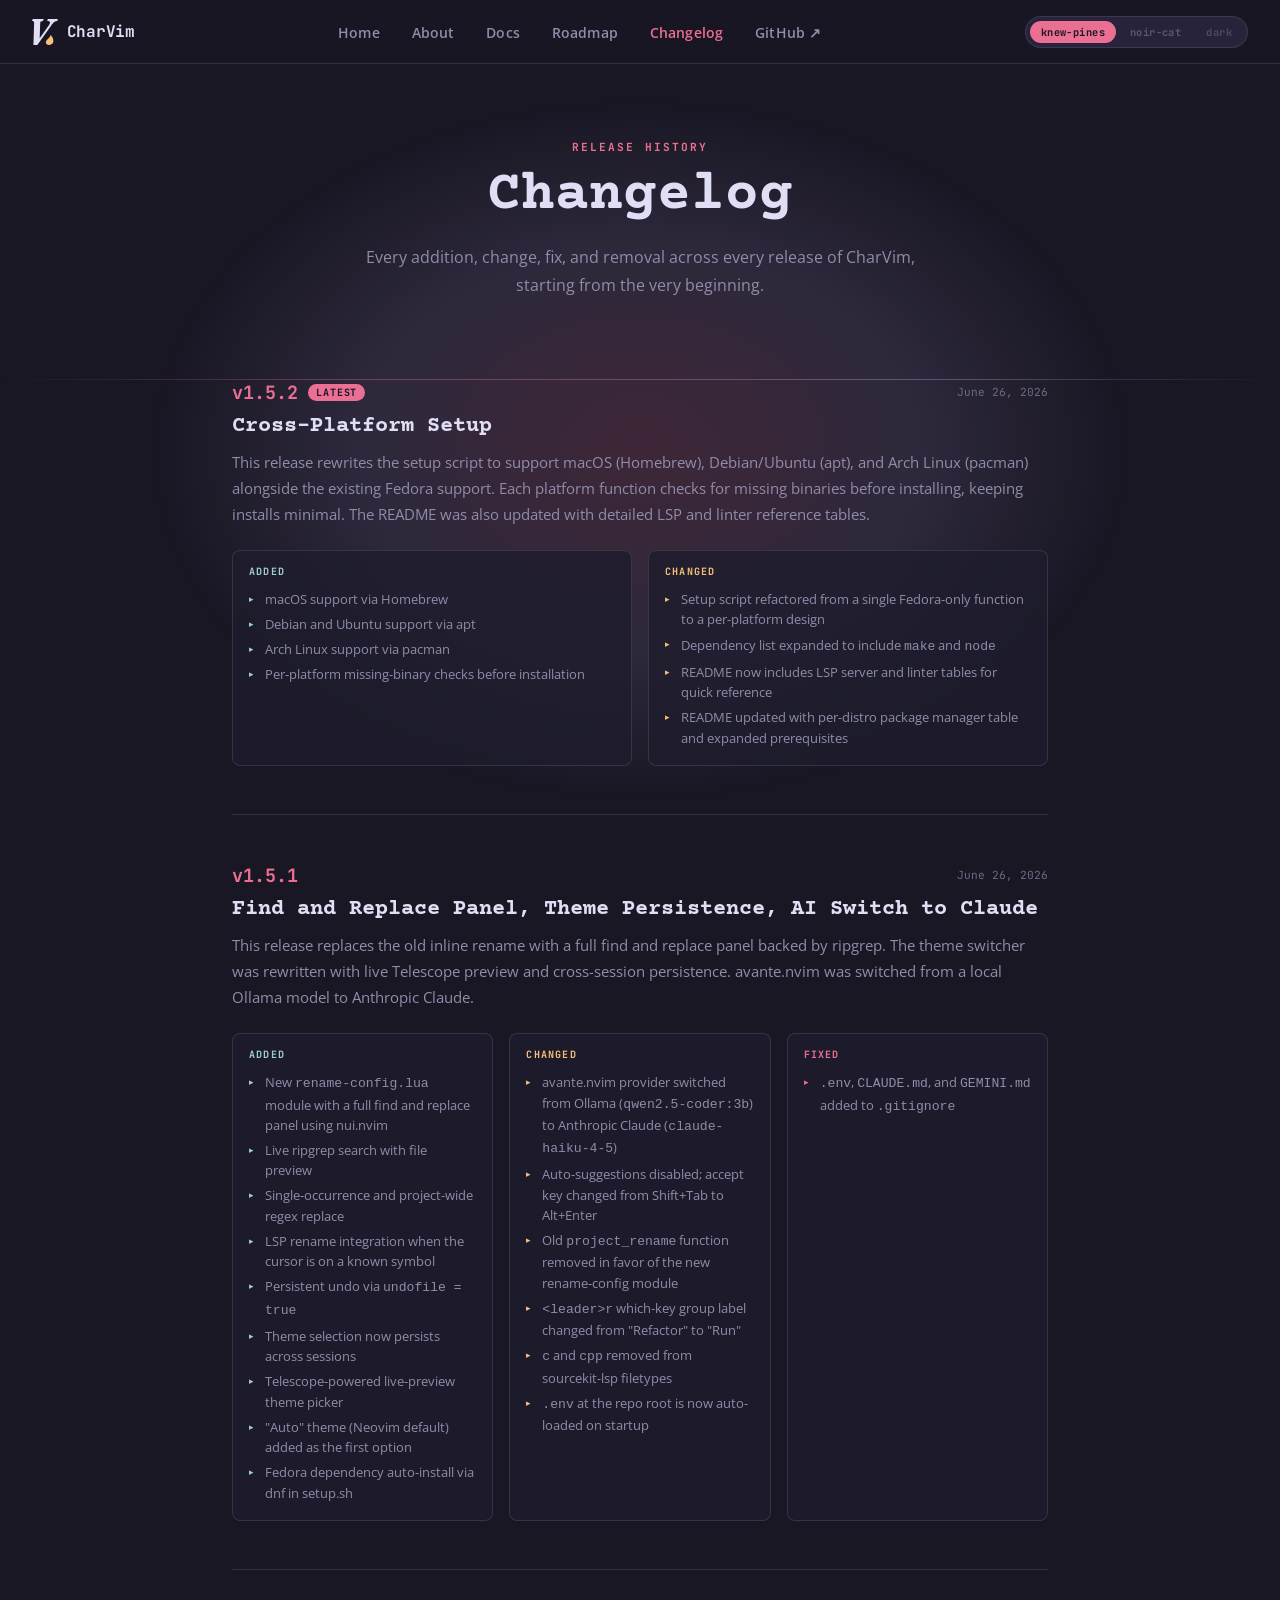
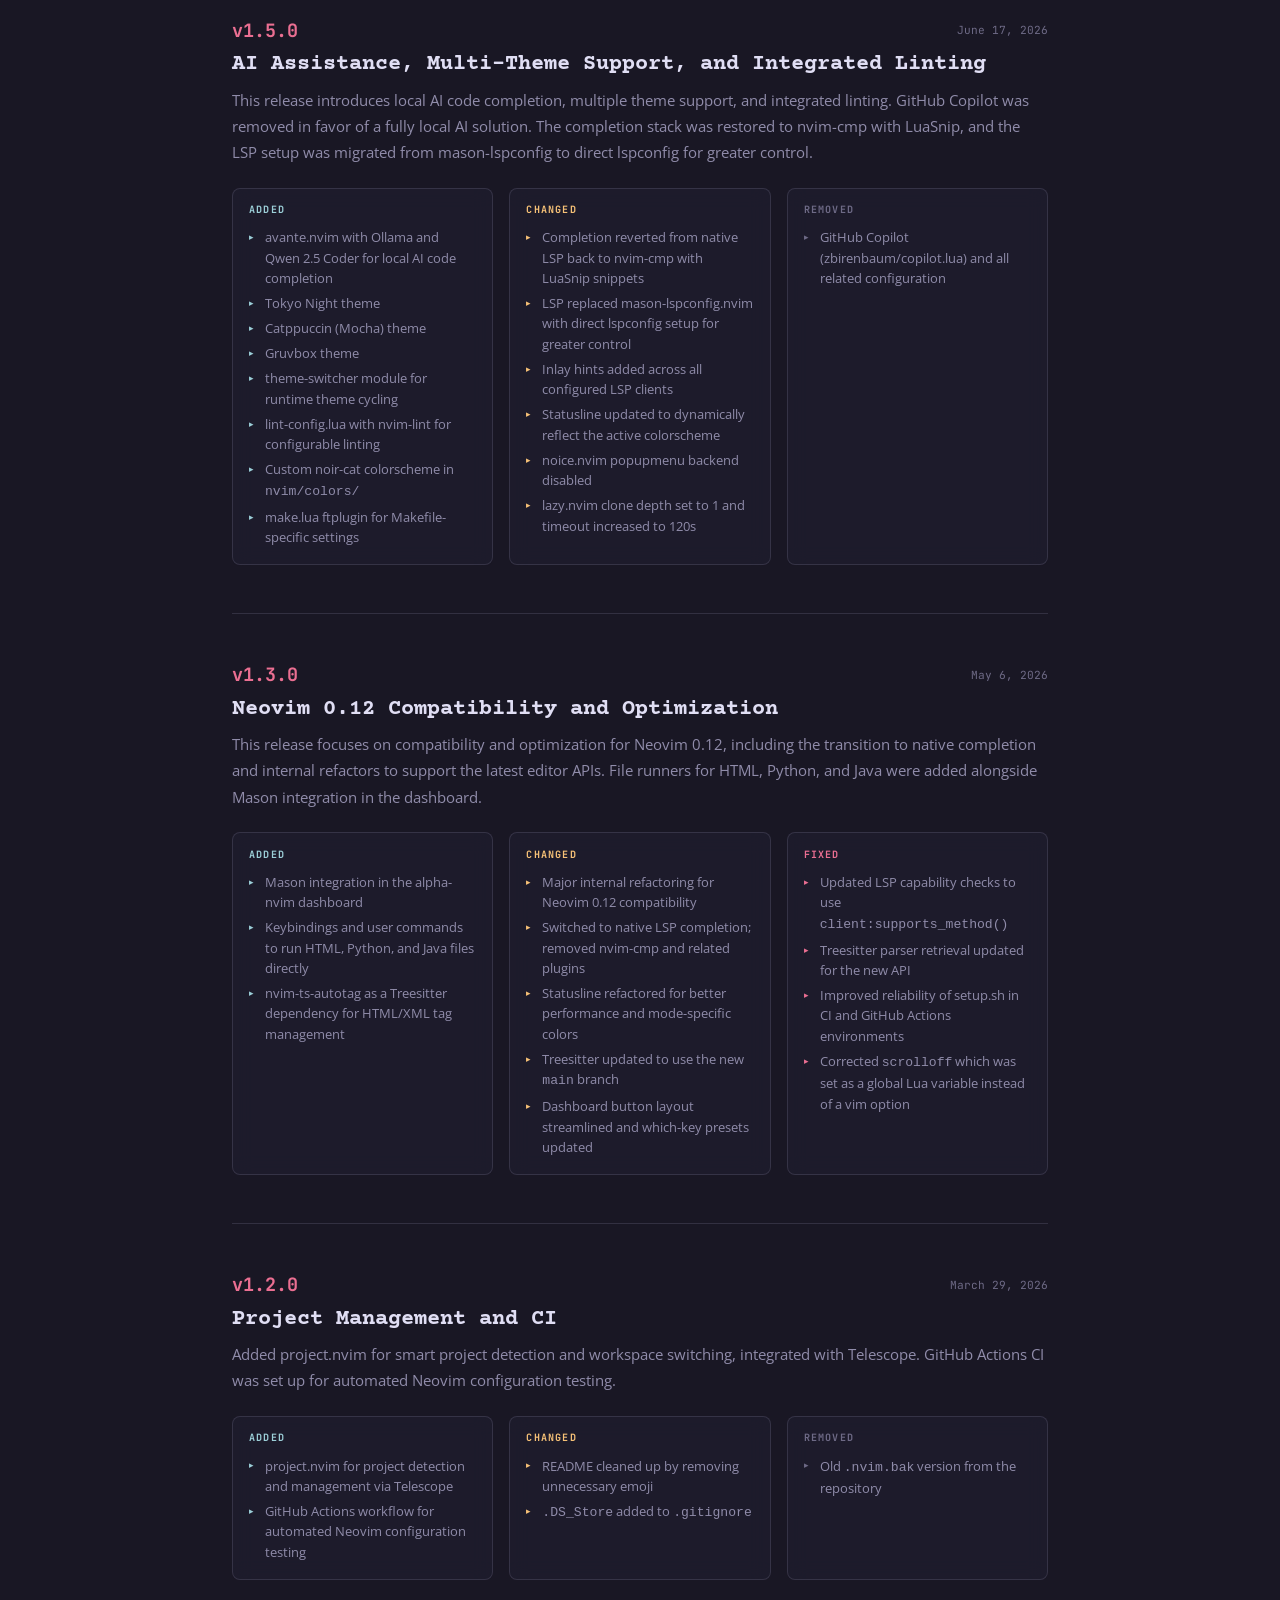
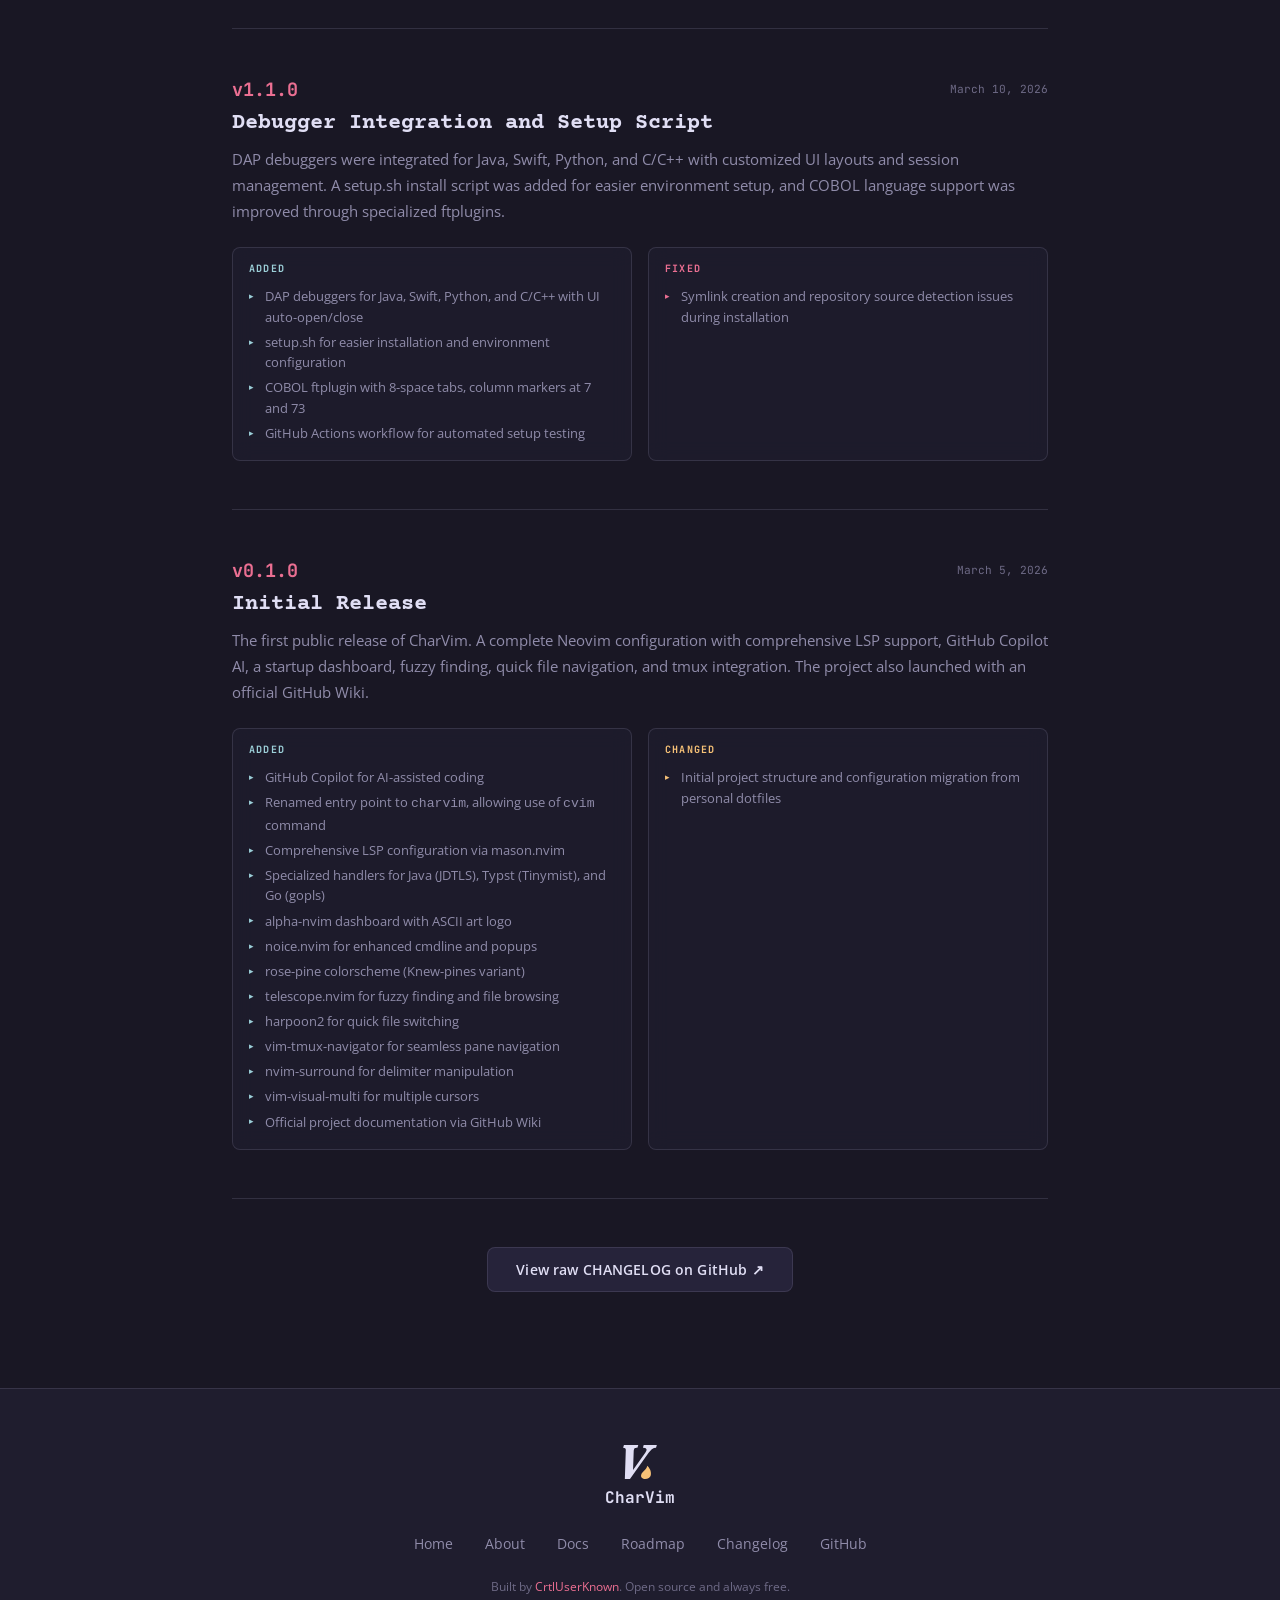
<file: changelog.html>
<!DOCTYPE html>
<html lang="en" data-theme="knew-pines">
<head>
  <meta charset="UTF-8" />
  <meta name="viewport" content="width=device-width, initial-scale=1.0" />
  <title>Changelog | CharVim</title>
  <meta name="description" content="Full release history for CharVim, detailing every addition, change, fix, and removal from v0.1.0 to the latest release." />
  <meta name="author" content="CrtlUserKnown" />
  <meta property="og:title" content="Changelog | CharVim" />
  <meta property="og:description" content="Complete release history for CharVim, the custom Neovim configuration built for flow." />
  <meta property="og:type" content="website" />
  <meta name="twitter:card" content="summary" />
  <meta name="theme-color" content="#191724" />
  <meta name="apple-mobile-web-app-capable" content="yes" />
  <link rel="icon" href="img/favicon/charvim.svg" type="image/svg+xml" />
  <link rel="alternate icon" href="img/favicon/charvim-atl.svg" type="image/svg+xml" />
  <link rel="apple-touch-icon" href="img/favicon/charvim.svg" />
  <link rel="manifest" href="site.webmanifest" />
  <link rel="canonical" href="https://ctrluserknown.github.io/Charvim/changelog.html" />
  <link rel="stylesheet" href="css/style.css" />
  <script type="application/ld+json">
  {
    "@context": "https://schema.org",
    "@graph": [
      {
        "@type": "WebPage",
        "name": "CharVim Changelog",
        "description": "Full release history for CharVim, detailing every change from v0.1.0 to the latest release.",
        "url": "https://ctrluserknown.github.io/Charvim/changelog.html"
      },
      {
        "@type": "BreadcrumbList",
        "itemListElement": [
          { "@type": "ListItem", "position": 1, "name": "Home", "item": "https://ctrluserknown.github.io/Charvim/" },
          { "@type": "ListItem", "position": 2, "name": "Changelog", "item": "https://ctrluserknown.github.io/Charvim/changelog.html" }
        ]
      }
    ]
  }
  </script>
</head>
<body>

<div class="cursor-gradient" aria-hidden="true"></div>

<!-- NAV -->
<nav>
  <a class="nav-brand" href="index.html">
    <svg class="nav-brand-logo" viewBox="0 0 317 319" xmlns="http://www.w3.org/2000/svg" style="fill-rule:evenodd;clip-rule:evenodd;stroke-linejoin:round;stroke-miterlimit:2;" aria-hidden="true">
      <g transform="matrix(1,0,0,1,-35.917861,-42.367234)">
        <g>
          <g transform="matrix(2.631266,0,0,2.600643,-317.140351,-356.595763)">
            <path class="logo-primary" d="M140.378,275.999L143.656,174.845C143.774,172.66 143.833,171.302 143.833,170.77C143.833,165.751 140.615,163.241 134.178,163.241L137.19,153.409L188.298,153.409L185.287,163.241C179.913,163.241 176.4,164.039 174.746,165.633C173.093,167.227 172.148,171.184 171.912,177.502L169.609,243.935L213.277,181.222C216.348,176.735 217.883,173.191 217.883,170.593C217.883,168.645 216.894,166.932 214.916,165.456C212.937,163.98 210.265,163.241 206.899,163.241L204.685,163.241L207.697,153.409L254.465,153.409L251.542,163.241C246.286,163.359 241.71,164.865 237.813,167.759C233.915,170.652 228.63,176.794 221.957,186.183L158.714,275.999L140.378,275.999Z" style="fill-rule:nonzero;"/>
          </g>
          <g transform="matrix(1.740079,0,-0.240372,1.199533,-137.411133,-14.95078)">
            <path class="logo-accent" d="M258.867,210.424C270.725,224.031 288.197,251.204 288.197,284.102C288.197,301.873 276.466,313.564 262.016,313.564C247.567,313.564 235.836,300.365 235.836,284.102C235.836,251.368 258.544,249.732 258.867,210.424Z"/>
          </g>
        </g>
      </g>
    </svg>
    <span class="nav-brand-name">CharVim</span>
  </a>

  <ul class="nav-links">
    <li><a href="index.html">Home</a></li>
    <li><a href="about.html">About</a></li>
    <li><a href="docs.html">Docs</a></li>
    <li><a href="roadmap.html">Roadmap</a></li>
    <li><a href="changelog.html">Changelog</a></li>
    <li><a href="https://github.com/CrtlUserKnown/Charvim" target="_blank" rel="noopener">GitHub ↗</a></li>
  </ul>

  <div class="theme-switcher" role="group" aria-label="Select color theme">
    <button class="theme-btn" data-theme="knew-pines">knew-pines</button>
    <button class="theme-btn" data-theme="noir-cat">noir-cat</button>
    <button class="theme-btn" data-theme="dark">dark</button>
  </div>

  <button class="hamburger" aria-label="Toggle navigation" aria-expanded="false">
    <span></span><span></span><span></span>
  </button>
</nav>

<main>

  <!-- PAGE HERO -->
  <section class="page-hero" aria-label="Changelog">
    <p class="section-label">Release history</p>
    <h1 class="section-title">Changelog</h1>
    <p class="section-subtitle">Every addition, change, fix, and removal across every release of CharVim, starting from the very beginning.</p>
  </section>

  <div class="gradient-divider"></div>

  <!-- CHANGELOG ENTRIES -->
  <div class="cl-wrap">

    <!-- v1.5.2 -->
    <article class="cl-entry">
      <div class="cl-header">
        <span class="cl-version">v1.5.2</span>
        <span class="cl-badge latest">Latest</span>
        <span class="cl-date">June 26, 2026</span>
      </div>
      <h2 class="cl-title">Cross-Platform Setup</h2>
      <p class="cl-summary">
        This release rewrites the setup script to support macOS (Homebrew), Debian/Ubuntu (apt), and Arch Linux (pacman) alongside the existing Fedora support. Each platform function checks for missing binaries before installing, keeping installs minimal. The README was also updated with detailed LSP and linter reference tables.
      </p>
      <div class="cl-sections">
        <div class="cl-section">
          <span class="cl-section-label added">Added</span>
          <ul class="cl-list added">
            <li>macOS support via Homebrew</li>
            <li>Debian and Ubuntu support via apt</li>
            <li>Arch Linux support via pacman</li>
            <li>Per-platform missing-binary checks before installation</li>
          </ul>
        </div>
        <div class="cl-section">
          <span class="cl-section-label changed">Changed</span>
          <ul class="cl-list changed">
            <li>Setup script refactored from a single Fedora-only function to a per-platform design</li>
            <li>Dependency list expanded to include <code>make</code> and <code>node</code></li>
            <li>README now includes LSP server and linter tables for quick reference</li>
            <li>README updated with per-distro package manager table and expanded prerequisites</li>
          </ul>
        </div>
      </div>
    </article>

    <!-- v1.5.1 -->
    <article class="cl-entry">
      <div class="cl-header">
        <span class="cl-version">v1.5.1</span>
        <span class="cl-date">June 26, 2026</span>
      </div>
      <h2 class="cl-title">Find and Replace Panel, Theme Persistence, AI Switch to Claude</h2>
      <p class="cl-summary">
        This release replaces the old inline rename with a full find and replace panel backed by ripgrep. The theme switcher was rewritten with live Telescope preview and cross-session persistence. avante.nvim was switched from a local Ollama model to Anthropic Claude.
      </p>
      <div class="cl-sections">
        <div class="cl-section">
          <span class="cl-section-label added">Added</span>
          <ul class="cl-list added">
            <li>New <code>rename-config.lua</code> module with a full find and replace panel using nui.nvim</li>
            <li>Live ripgrep search with file preview</li>
            <li>Single-occurrence and project-wide regex replace</li>
            <li>LSP rename integration when the cursor is on a known symbol</li>
            <li>Persistent undo via <code>undofile = true</code></li>
            <li>Theme selection now persists across sessions</li>
            <li>Telescope-powered live-preview theme picker</li>
            <li>"Auto" theme (Neovim default) added as the first option</li>
            <li>Fedora dependency auto-install via dnf in setup.sh</li>
          </ul>
        </div>
        <div class="cl-section">
          <span class="cl-section-label changed">Changed</span>
          <ul class="cl-list changed">
            <li>avante.nvim provider switched from Ollama (<code>qwen2.5-coder:3b</code>) to Anthropic Claude (<code>claude-haiku-4-5</code>)</li>
            <li>Auto-suggestions disabled; accept key changed from Shift+Tab to Alt+Enter</li>
            <li>Old <code>project_rename</code> function removed in favor of the new rename-config module</li>
            <li><code>&lt;leader&gt;r</code> which-key group label changed from "Refactor" to "Run"</li>
            <li><code>c</code> and <code>cpp</code> removed from sourcekit-lsp filetypes</li>
            <li><code>.env</code> at the repo root is now auto-loaded on startup</li>
          </ul>
        </div>
        <div class="cl-section">
          <span class="cl-section-label fixed">Fixed</span>
          <ul class="cl-list fixed">
            <li><code>.env</code>, <code>CLAUDE.md</code>, and <code>GEMINI.md</code> added to <code>.gitignore</code></li>
          </ul>
        </div>
      </div>
    </article>

    <!-- v1.5.0 -->
    <article class="cl-entry">
      <div class="cl-header">
        <span class="cl-version">v1.5.0</span>
        <span class="cl-date">June 17, 2026</span>
      </div>
      <h2 class="cl-title">AI Assistance, Multi-Theme Support, and Integrated Linting</h2>
      <p class="cl-summary">
        This release introduces local AI code completion, multiple theme support, and integrated linting. GitHub Copilot was removed in favor of a fully local AI solution. The completion stack was restored to nvim-cmp with LuaSnip, and the LSP setup was migrated from mason-lspconfig to direct lspconfig for greater control.
      </p>
      <div class="cl-sections">
        <div class="cl-section">
          <span class="cl-section-label added">Added</span>
          <ul class="cl-list added">
            <li>avante.nvim with Ollama and Qwen 2.5 Coder for local AI code completion</li>
            <li>Tokyo Night theme</li>
            <li>Catppuccin (Mocha) theme</li>
            <li>Gruvbox theme</li>
            <li>theme-switcher module for runtime theme cycling</li>
            <li>lint-config.lua with nvim-lint for configurable linting</li>
            <li>Custom noir-cat colorscheme in <code>nvim/colors/</code></li>
            <li>make.lua ftplugin for Makefile-specific settings</li>
          </ul>
        </div>
        <div class="cl-section">
          <span class="cl-section-label changed">Changed</span>
          <ul class="cl-list changed">
            <li>Completion reverted from native LSP back to nvim-cmp with LuaSnip snippets</li>
            <li>LSP replaced mason-lspconfig.nvim with direct lspconfig setup for greater control</li>
            <li>Inlay hints added across all configured LSP clients</li>
            <li>Statusline updated to dynamically reflect the active colorscheme</li>
            <li>noice.nvim popupmenu backend disabled</li>
            <li>lazy.nvim clone depth set to 1 and timeout increased to 120s</li>
          </ul>
        </div>
        <div class="cl-section">
          <span class="cl-section-label removed">Removed</span>
          <ul class="cl-list removed">
            <li>GitHub Copilot (zbirenbaum/copilot.lua) and all related configuration</li>
          </ul>
        </div>
      </div>
    </article>

    <!-- v1.3.0 -->
    <article class="cl-entry">
      <div class="cl-header">
        <span class="cl-version">v1.3.0</span>
        <span class="cl-date">May 6, 2026</span>
      </div>
      <h2 class="cl-title">Neovim 0.12 Compatibility and Optimization</h2>
      <p class="cl-summary">
        This release focuses on compatibility and optimization for Neovim 0.12, including the transition to native completion and internal refactors to support the latest editor APIs. File runners for HTML, Python, and Java were added alongside Mason integration in the dashboard.
      </p>
      <div class="cl-sections">
        <div class="cl-section">
          <span class="cl-section-label added">Added</span>
          <ul class="cl-list added">
            <li>Mason integration in the alpha-nvim dashboard</li>
            <li>Keybindings and user commands to run HTML, Python, and Java files directly</li>
            <li>nvim-ts-autotag as a Treesitter dependency for HTML/XML tag management</li>
          </ul>
        </div>
        <div class="cl-section">
          <span class="cl-section-label changed">Changed</span>
          <ul class="cl-list changed">
            <li>Major internal refactoring for Neovim 0.12 compatibility</li>
            <li>Switched to native LSP completion; removed nvim-cmp and related plugins</li>
            <li>Statusline refactored for better performance and mode-specific colors</li>
            <li>Treesitter updated to use the new <code>main</code> branch</li>
            <li>Dashboard button layout streamlined and which-key presets updated</li>
          </ul>
        </div>
        <div class="cl-section">
          <span class="cl-section-label fixed">Fixed</span>
          <ul class="cl-list fixed">
            <li>Updated LSP capability checks to use <code>client:supports_method()</code></li>
            <li>Treesitter parser retrieval updated for the new API</li>
            <li>Improved reliability of setup.sh in CI and GitHub Actions environments</li>
            <li>Corrected <code>scrolloff</code> which was set as a global Lua variable instead of a vim option</li>
          </ul>
        </div>
      </div>
    </article>

    <!-- v1.2.0 -->
    <article class="cl-entry">
      <div class="cl-header">
        <span class="cl-version">v1.2.0</span>
        <span class="cl-date">March 29, 2026</span>
      </div>
      <h2 class="cl-title">Project Management and CI</h2>
      <p class="cl-summary">
        Added project.nvim for smart project detection and workspace switching, integrated with Telescope. GitHub Actions CI was set up for automated Neovim configuration testing.
      </p>
      <div class="cl-sections">
        <div class="cl-section">
          <span class="cl-section-label added">Added</span>
          <ul class="cl-list added">
            <li>project.nvim for project detection and management via Telescope</li>
            <li>GitHub Actions workflow for automated Neovim configuration testing</li>
          </ul>
        </div>
        <div class="cl-section">
          <span class="cl-section-label changed">Changed</span>
          <ul class="cl-list changed">
            <li>README cleaned up by removing unnecessary emoji</li>
            <li><code>.DS_Store</code> added to <code>.gitignore</code></li>
          </ul>
        </div>
        <div class="cl-section">
          <span class="cl-section-label removed">Removed</span>
          <ul class="cl-list removed">
            <li>Old <code>.nvim.bak</code> version from the repository</li>
          </ul>
        </div>
      </div>
    </article>

    <!-- v1.1.0 -->
    <article class="cl-entry">
      <div class="cl-header">
        <span class="cl-version">v1.1.0</span>
        <span class="cl-date">March 10, 2026</span>
      </div>
      <h2 class="cl-title">Debugger Integration and Setup Script</h2>
      <p class="cl-summary">
        DAP debuggers were integrated for Java, Swift, Python, and C/C++ with customized UI layouts and session management. A setup.sh install script was added for easier environment setup, and COBOL language support was improved through specialized ftplugins.
      </p>
      <div class="cl-sections">
        <div class="cl-section">
          <span class="cl-section-label added">Added</span>
          <ul class="cl-list added">
            <li>DAP debuggers for Java, Swift, Python, and C/C++ with UI auto-open/close</li>
            <li>setup.sh for easier installation and environment configuration</li>
            <li>COBOL ftplugin with 8-space tabs, column markers at 7 and 73</li>
            <li>GitHub Actions workflow for automated setup testing</li>
          </ul>
        </div>
        <div class="cl-section">
          <span class="cl-section-label fixed">Fixed</span>
          <ul class="cl-list fixed">
            <li>Symlink creation and repository source detection issues during installation</li>
          </ul>
        </div>
      </div>
    </article>

    <!-- v0.1.0 -->
    <article class="cl-entry">
      <div class="cl-header">
        <span class="cl-version">v0.1.0</span>
        <span class="cl-date">March 5, 2026</span>
      </div>
      <h2 class="cl-title">Initial Release</h2>
      <p class="cl-summary">
        The first public release of CharVim. A complete Neovim configuration with comprehensive LSP support, GitHub Copilot AI, a startup dashboard, fuzzy finding, quick file navigation, and tmux integration. The project also launched with an official GitHub Wiki.
      </p>
      <div class="cl-sections">
        <div class="cl-section">
          <span class="cl-section-label added">Added</span>
          <ul class="cl-list added">
            <li>GitHub Copilot for AI-assisted coding</li>
            <li>Renamed entry point to <code>charvim</code>, allowing use of <code>cvim</code> command</li>
            <li>Comprehensive LSP configuration via mason.nvim</li>
            <li>Specialized handlers for Java (JDTLS), Typst (Tinymist), and Go (gopls)</li>
            <li>alpha-nvim dashboard with ASCII art logo</li>
            <li>noice.nvim for enhanced cmdline and popups</li>
            <li>rose-pine colorscheme (Knew-pines variant)</li>
            <li>telescope.nvim for fuzzy finding and file browsing</li>
            <li>harpoon2 for quick file switching</li>
            <li>vim-tmux-navigator for seamless pane navigation</li>
            <li>nvim-surround for delimiter manipulation</li>
            <li>vim-visual-multi for multiple cursors</li>
            <li>Official project documentation via GitHub Wiki</li>
          </ul>
        </div>
        <div class="cl-section">
          <span class="cl-section-label changed">Changed</span>
          <ul class="cl-list changed">
            <li>Initial project structure and configuration migration from personal dotfiles</li>
          </ul>
        </div>
      </div>
    </article>

    <div style="text-align:center;margin-top:1rem;">
      <a class="btn btn-secondary" href="https://github.com/CrtlUserKnown/Charvim/blob/main/CHANGELOG" target="_blank" rel="noopener">View raw CHANGELOG on GitHub ↗</a>
    </div>

  </div>

</main>

<!-- FOOTER -->
<footer>
  <div class="footer-inner">
    <div class="footer-brand">
      <svg class="footer-logo" viewBox="0 0 317 319" xmlns="http://www.w3.org/2000/svg" style="fill-rule:evenodd;clip-rule:evenodd;stroke-linejoin:round;stroke-miterlimit:2;" aria-hidden="true">
        <g transform="matrix(1,0,0,1,-35.917861,-42.367234)">
          <g>
            <g transform="matrix(2.631266,0,0,2.600643,-317.140351,-356.595763)">
              <path class="logo-primary" d="M140.378,275.999L143.656,174.845C143.774,172.66 143.833,171.302 143.833,170.77C143.833,165.751 140.615,163.241 134.178,163.241L137.19,153.409L188.298,153.409L185.287,163.241C179.913,163.241 176.4,164.039 174.746,165.633C173.093,167.227 172.148,171.184 171.912,177.502L169.609,243.935L213.277,181.222C216.348,176.735 217.883,173.191 217.883,170.593C217.883,168.645 216.894,166.932 214.916,165.456C212.937,163.98 210.265,163.241 206.899,163.241L204.685,163.241L207.697,153.409L254.465,153.409L251.542,163.241C246.286,163.359 241.71,164.865 237.813,167.759C233.915,170.652 228.63,176.794 221.957,186.183L158.714,275.999L140.378,275.999Z" style="fill-rule:nonzero;"/>
            </g>
            <g transform="matrix(1.740079,0,-0.240372,1.199533,-137.411133,-14.95078)">
              <path class="logo-accent" d="M258.867,210.424C270.725,224.031 288.197,251.204 288.197,284.102C288.197,301.873 276.466,313.564 262.016,313.564C247.567,313.564 235.836,300.365 235.836,284.102C235.836,251.368 258.544,249.732 258.867,210.424Z"/>
            </g>
          </g>
        </g>
      </svg>
      <span class="footer-name">CharVim</span>
    </div>
    <ul class="footer-links">
      <li><a href="index.html">Home</a></li>
      <li><a href="about.html">About</a></li>
      <li><a href="docs.html">Docs</a></li>
      <li><a href="roadmap.html">Roadmap</a></li>
      <li><a href="changelog.html">Changelog</a></li>
      <li><a href="https://github.com/CrtlUserKnown/Charvim" target="_blank" rel="noopener">GitHub</a></li>
    </ul>
    <p class="footer-copy">Built by <a href="https://github.com/CrtlUserKnown" style="color:var(--accent);text-decoration:none;">CrtlUserKnown</a>. Open source and always free.</p>
  </div>
</footer>

<!-- Theme FAB (mobile only) -->
<div class="theme-fab-wrap">
  <div class="theme-fab-popup" aria-hidden="true">
    <p class="theme-fab-popup-label">Color theme</p>
    <div class="theme-switcher" role="group" aria-label="Select color theme">
      <button class="theme-btn" data-theme="knew-pines" title="Knew-pines theme">knew-pines</button>
      <button class="theme-btn" data-theme="noir-cat"   title="Noir-cat theme">noir-cat</button>
      <button class="theme-btn" data-theme="dark"       title="Dark theme">dark</button>
    </div>
  </div>
  <button class="theme-fab" aria-label="Change color theme" aria-expanded="false">
    <svg xmlns="http://www.w3.org/2000/svg" viewBox="0 0 24 24" width="20" height="20" fill="none" stroke="currentColor" stroke-width="2" stroke-linecap="round" stroke-linejoin="round" aria-hidden="true">
      <path d="M12 2C6.5 2 2 6.5 2 12s4.5 10 10 10c.926 0 1.648-.746 1.648-1.688 0-.437-.18-.835-.437-1.125-.29-.289-.438-.652-.438-1.125a1.64 1.64 0 0 1 1.668-1.668h1.996c3.051 0 5.555-2.503 5.555-5.554C21.965 6.012 17.461 2 12 2z"/>
      <circle cx="7.5" cy="11.5" r="1.5" fill="currentColor" stroke="none"/>
      <circle cx="12" cy="7.5" r="1.5" fill="currentColor" stroke="none"/>
      <circle cx="16.5" cy="11.5" r="1.5" fill="currentColor" stroke="none"/>
    </svg>
  </button>
</div>

<script src="js/main.js"></script>
</body>
</html>
</file>
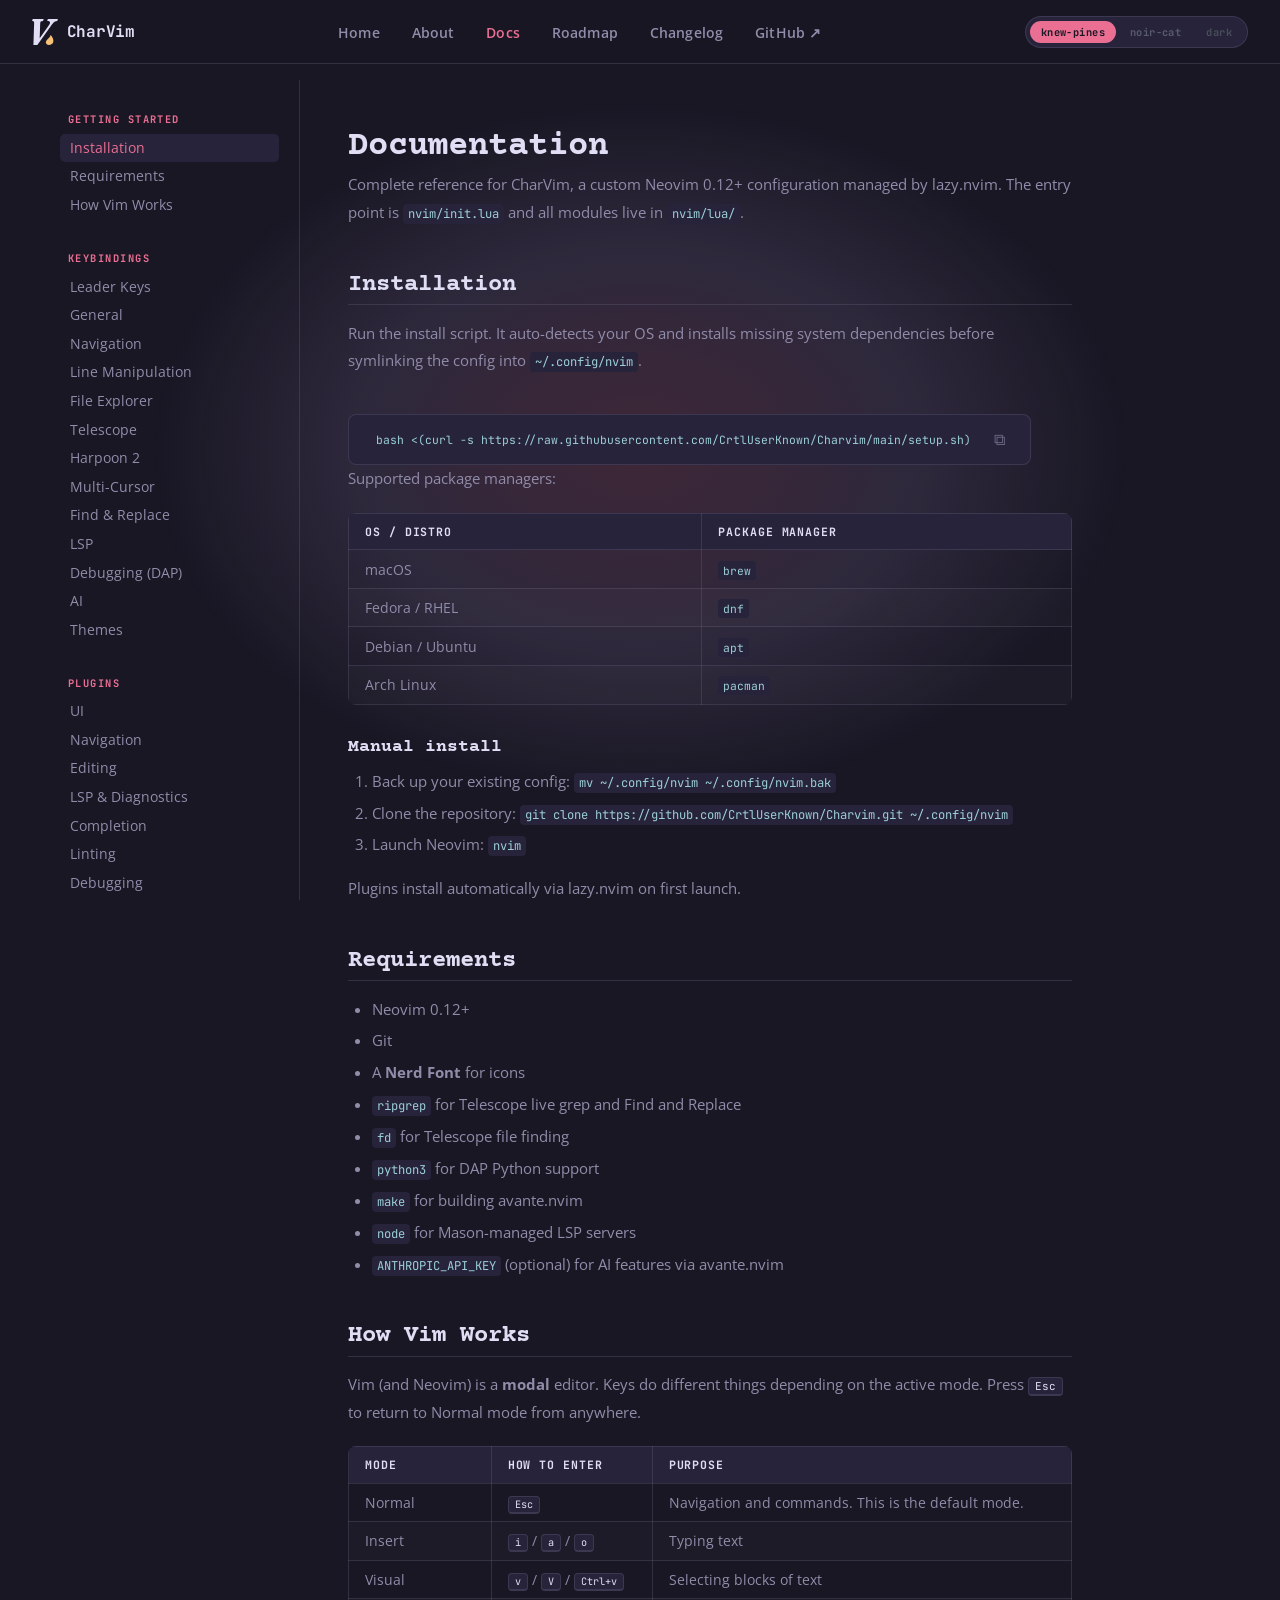
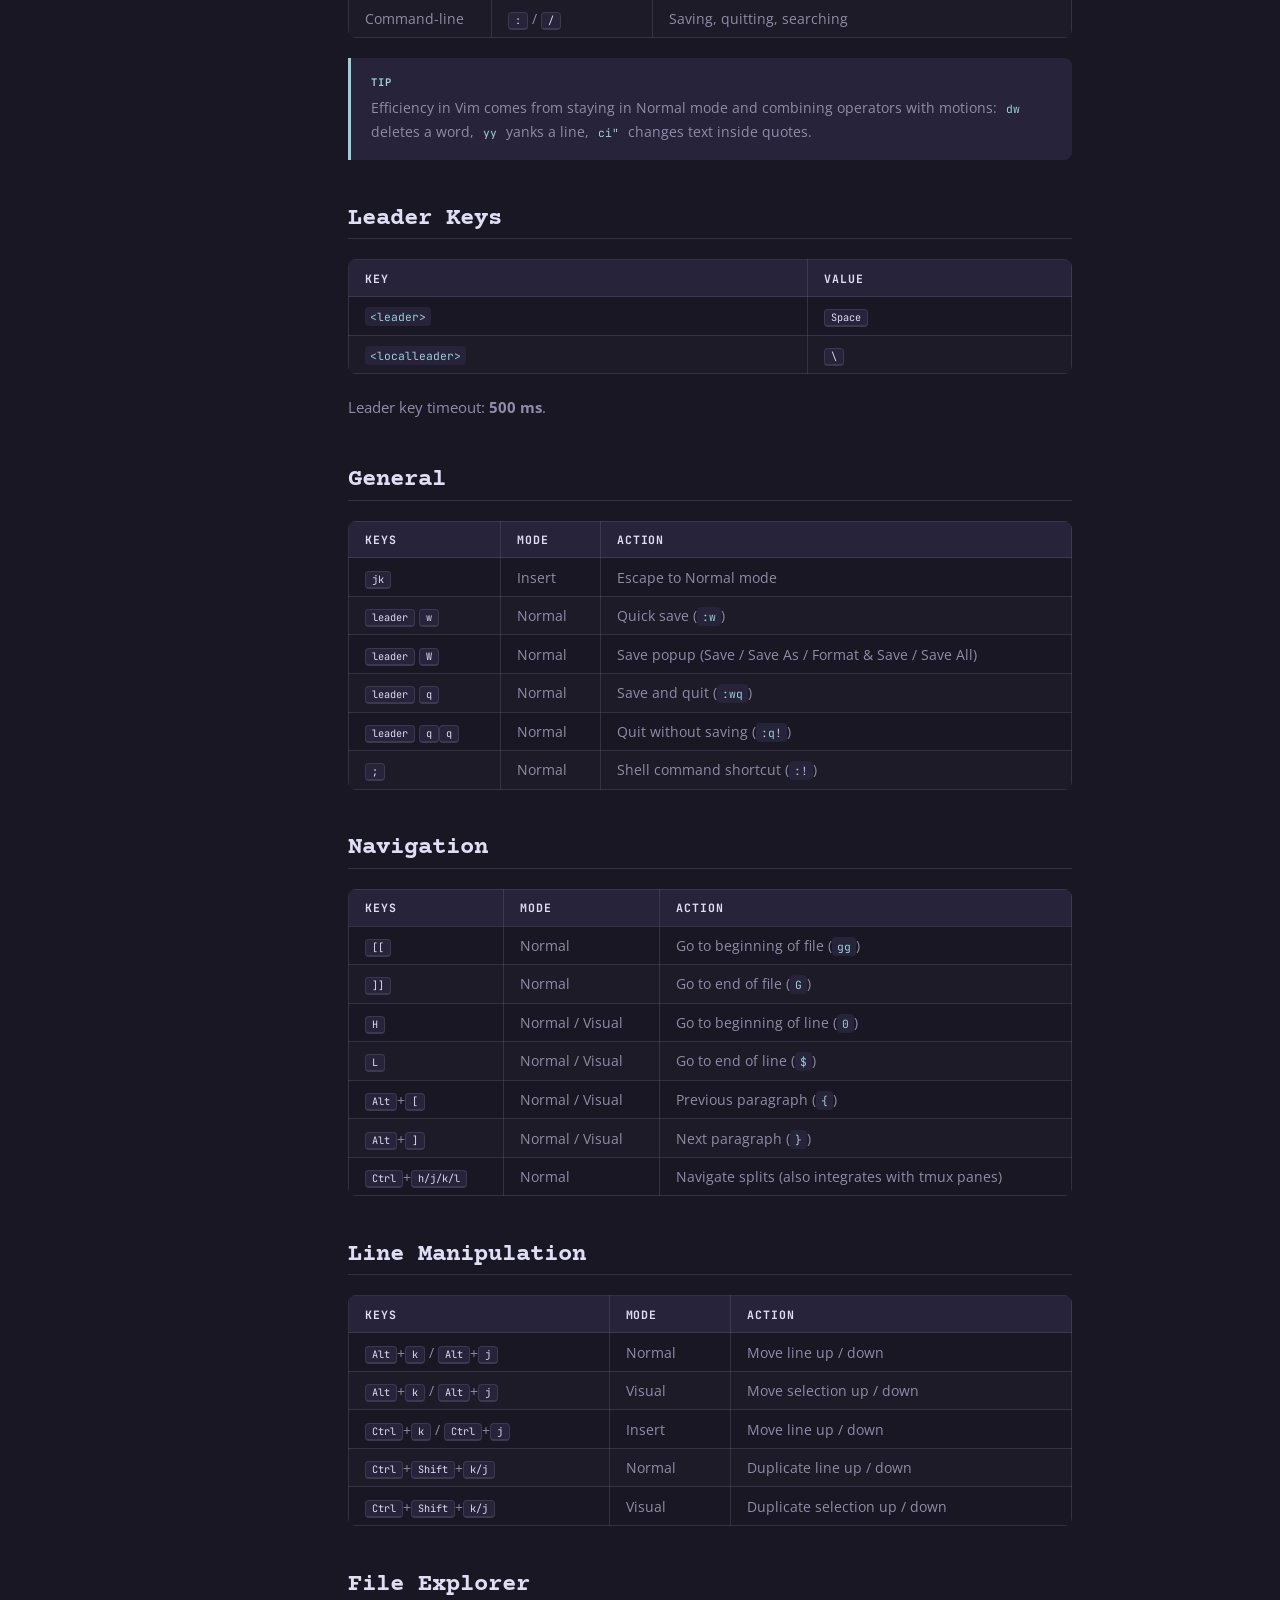
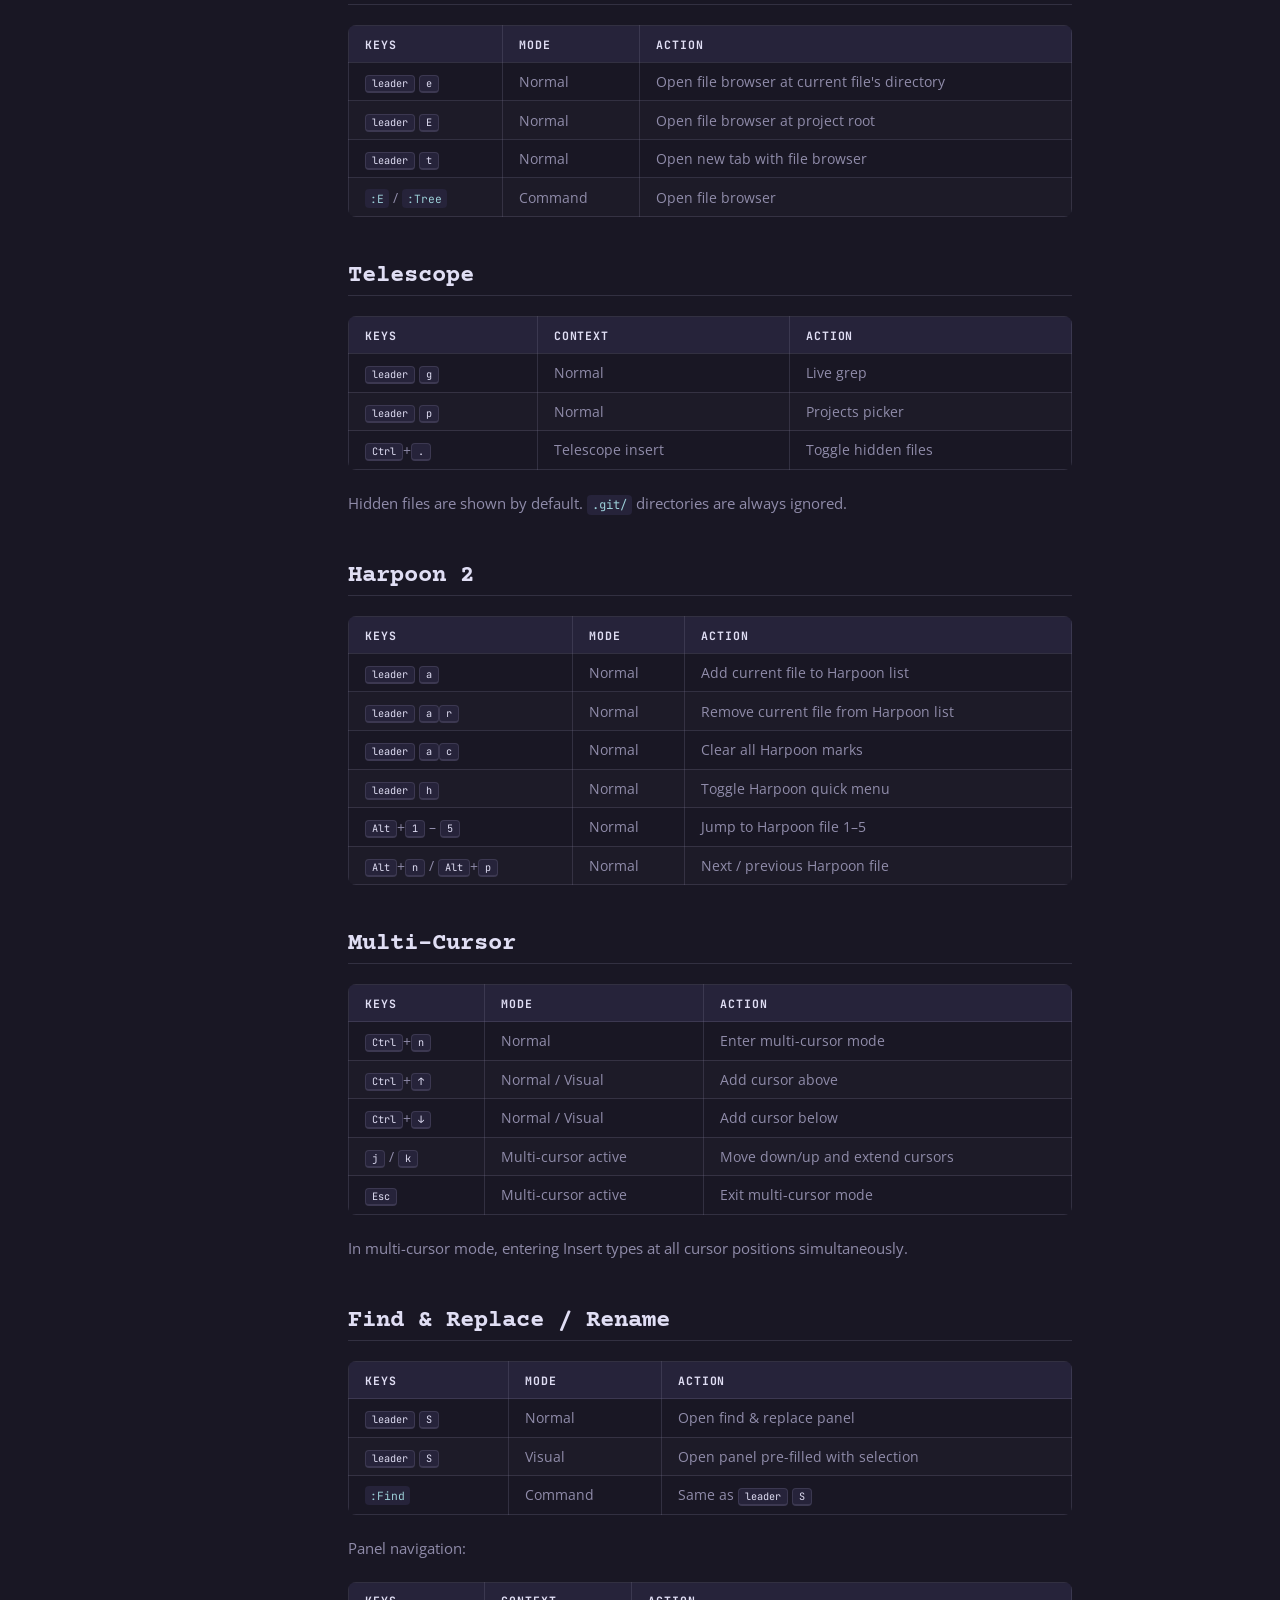
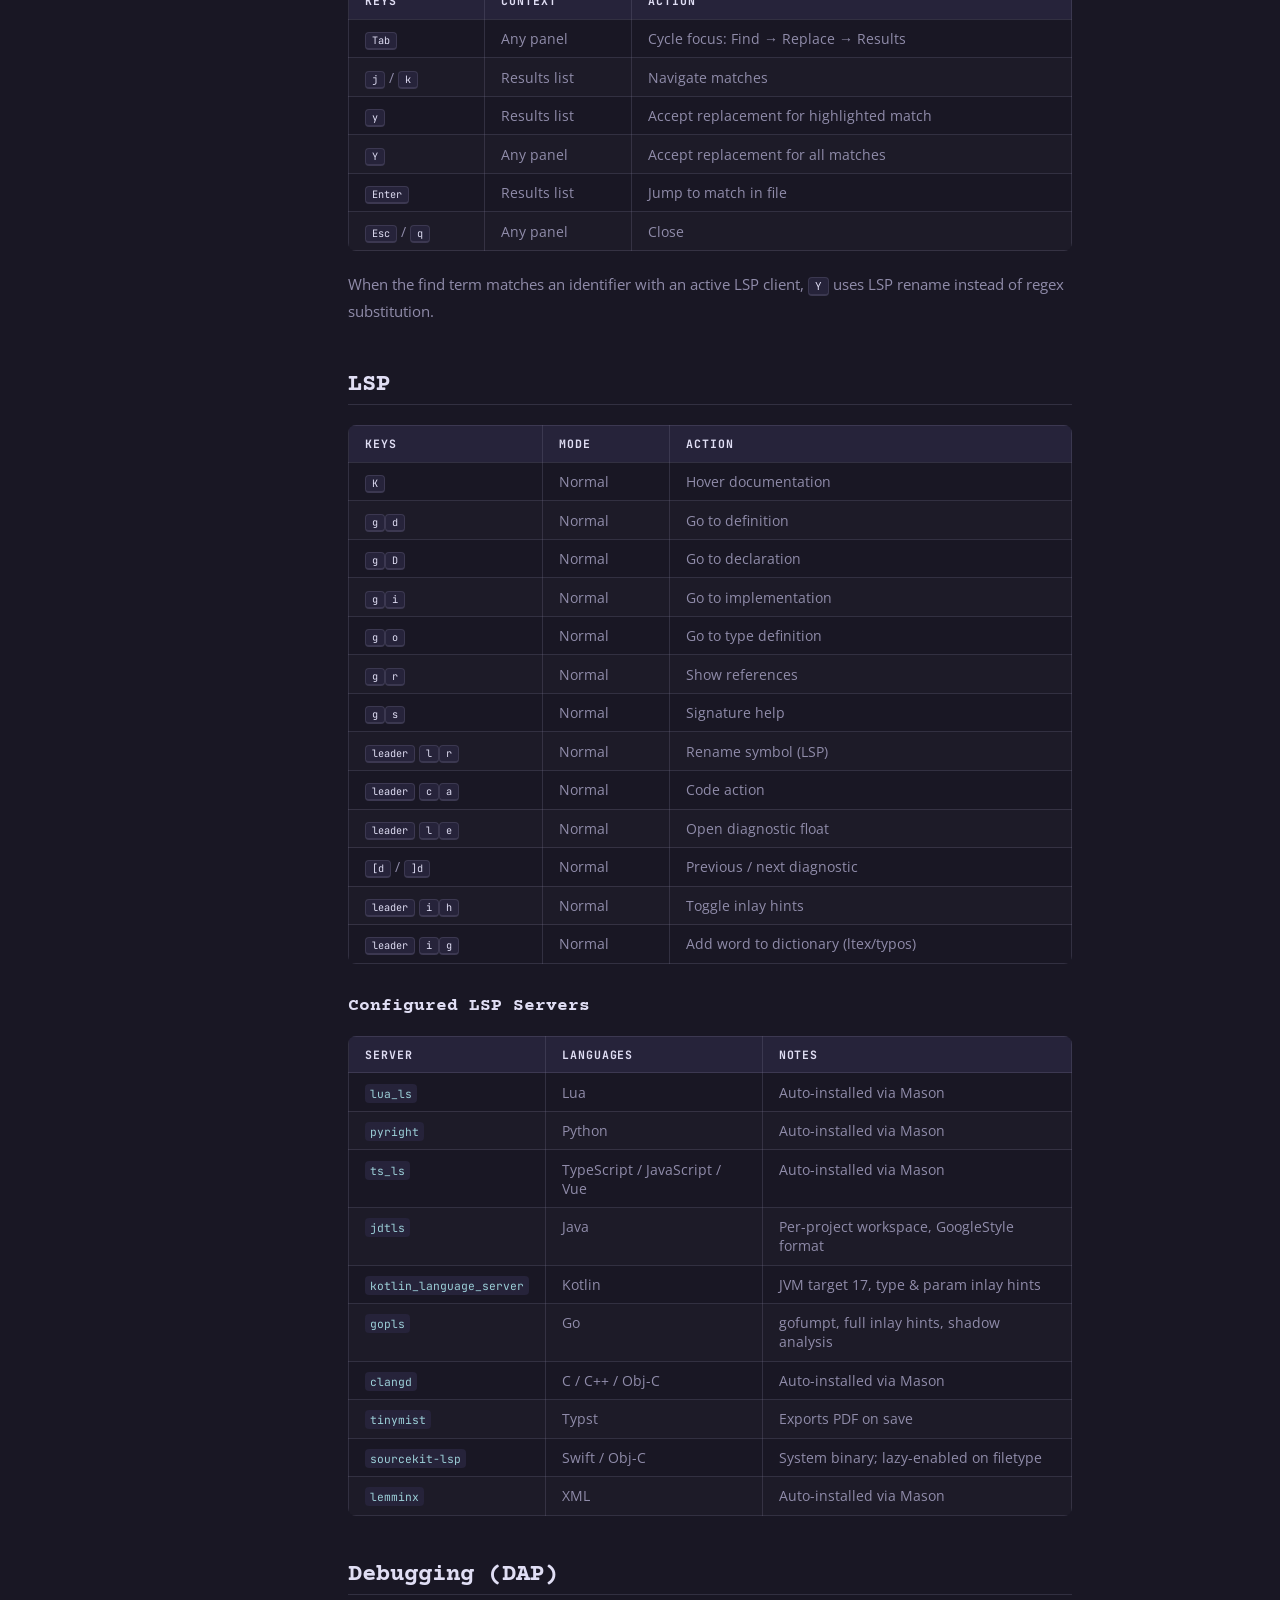
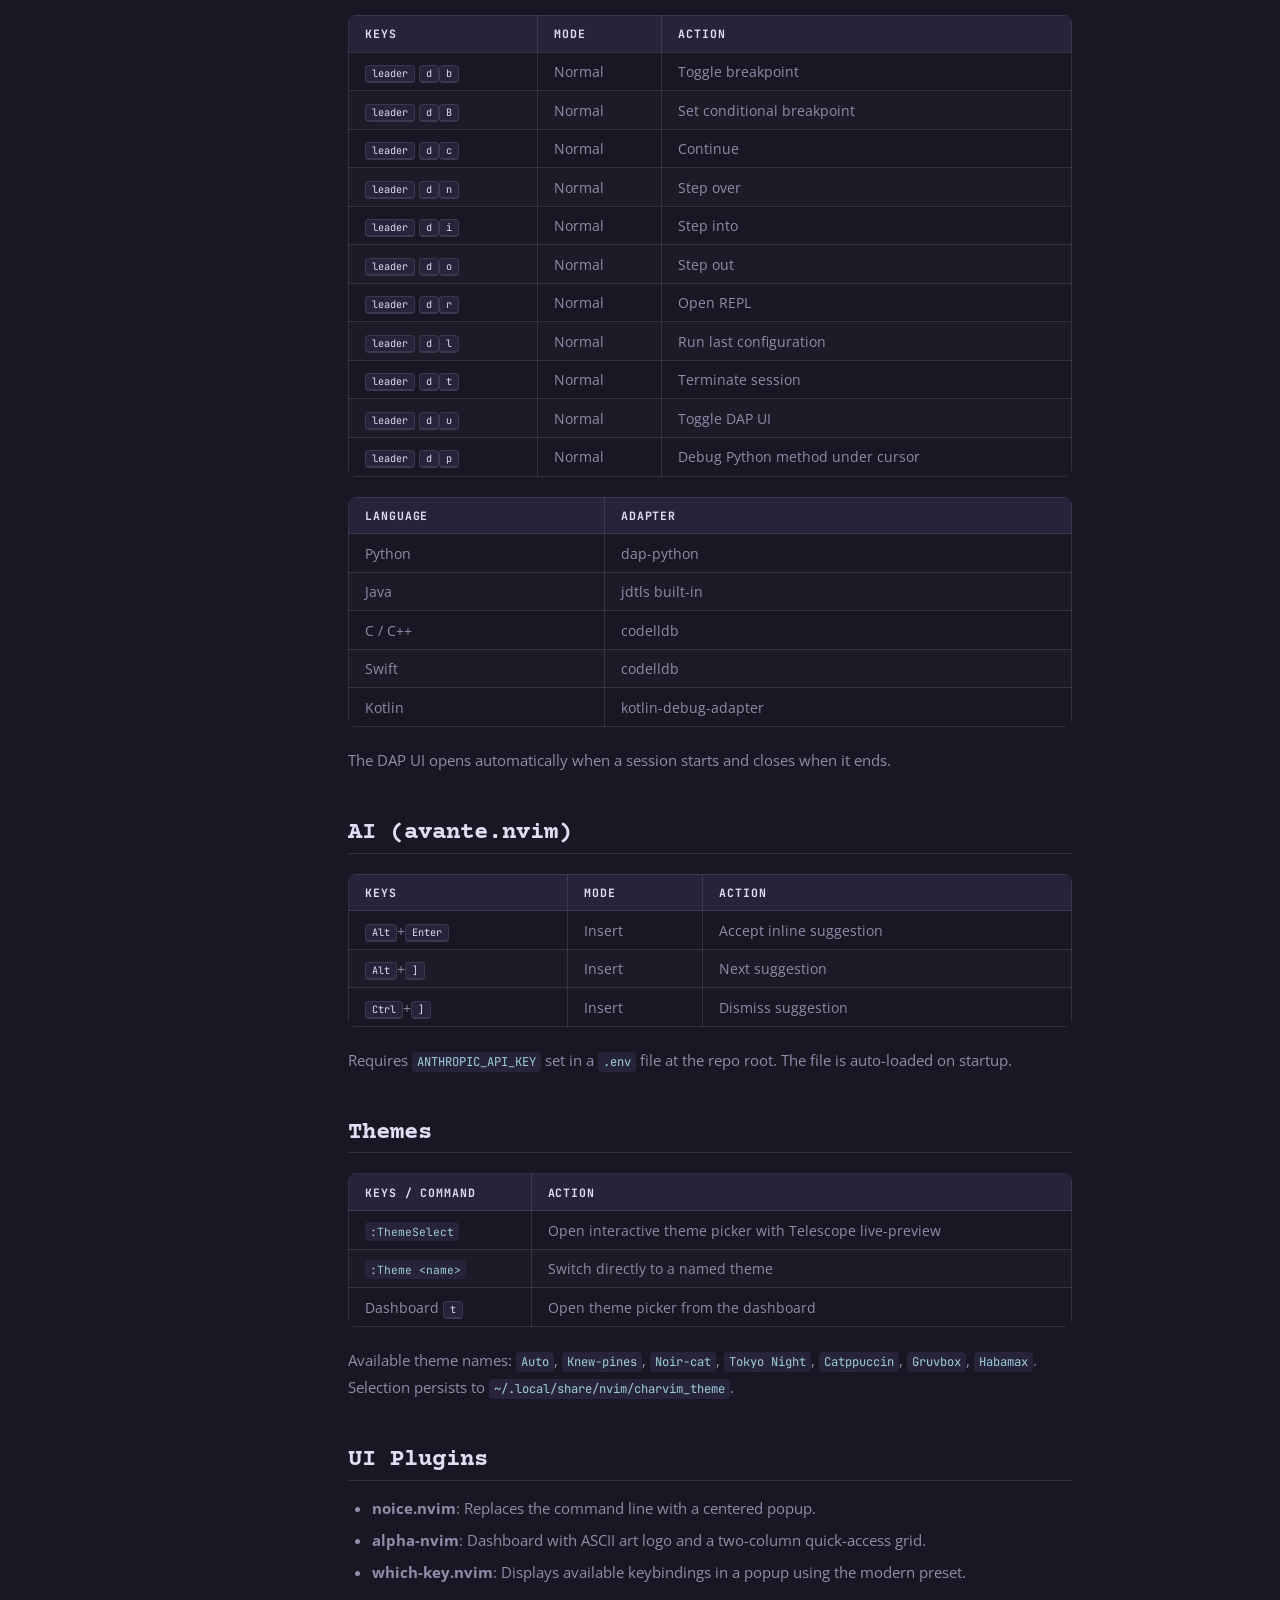
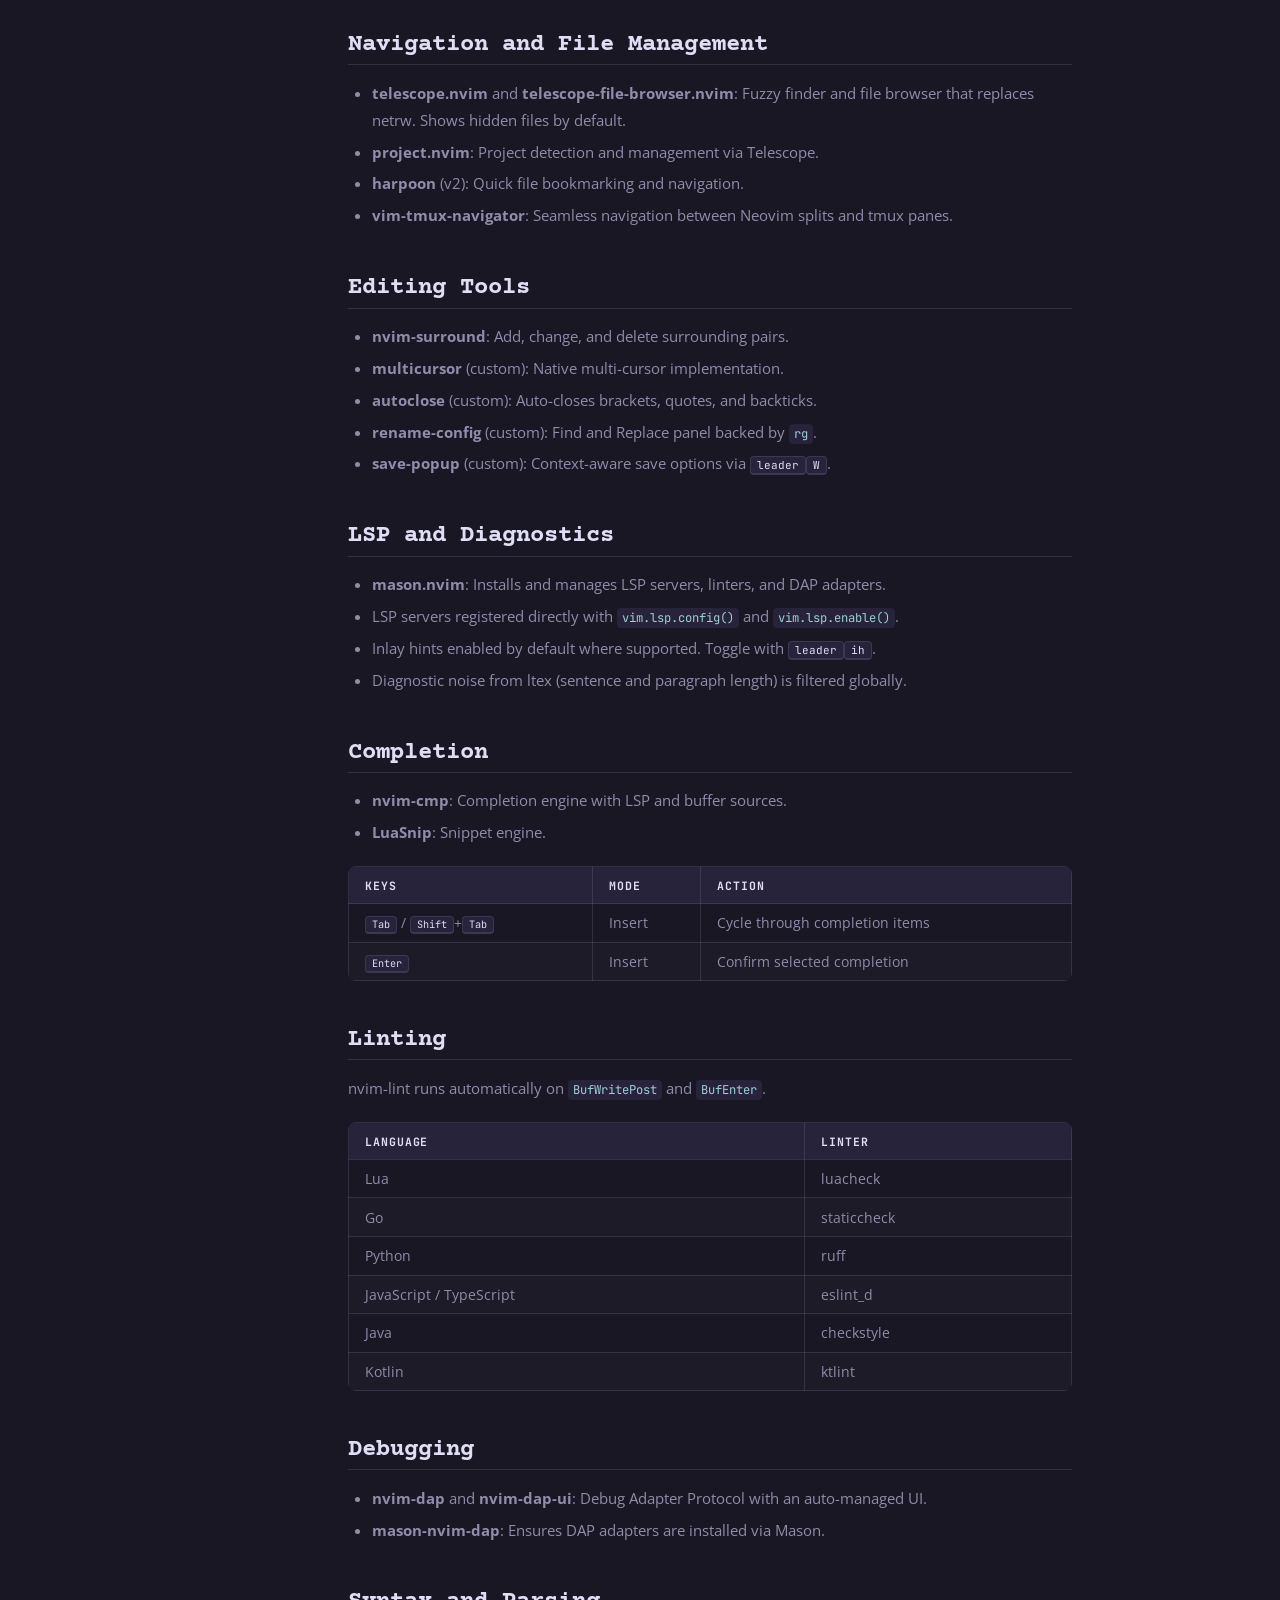
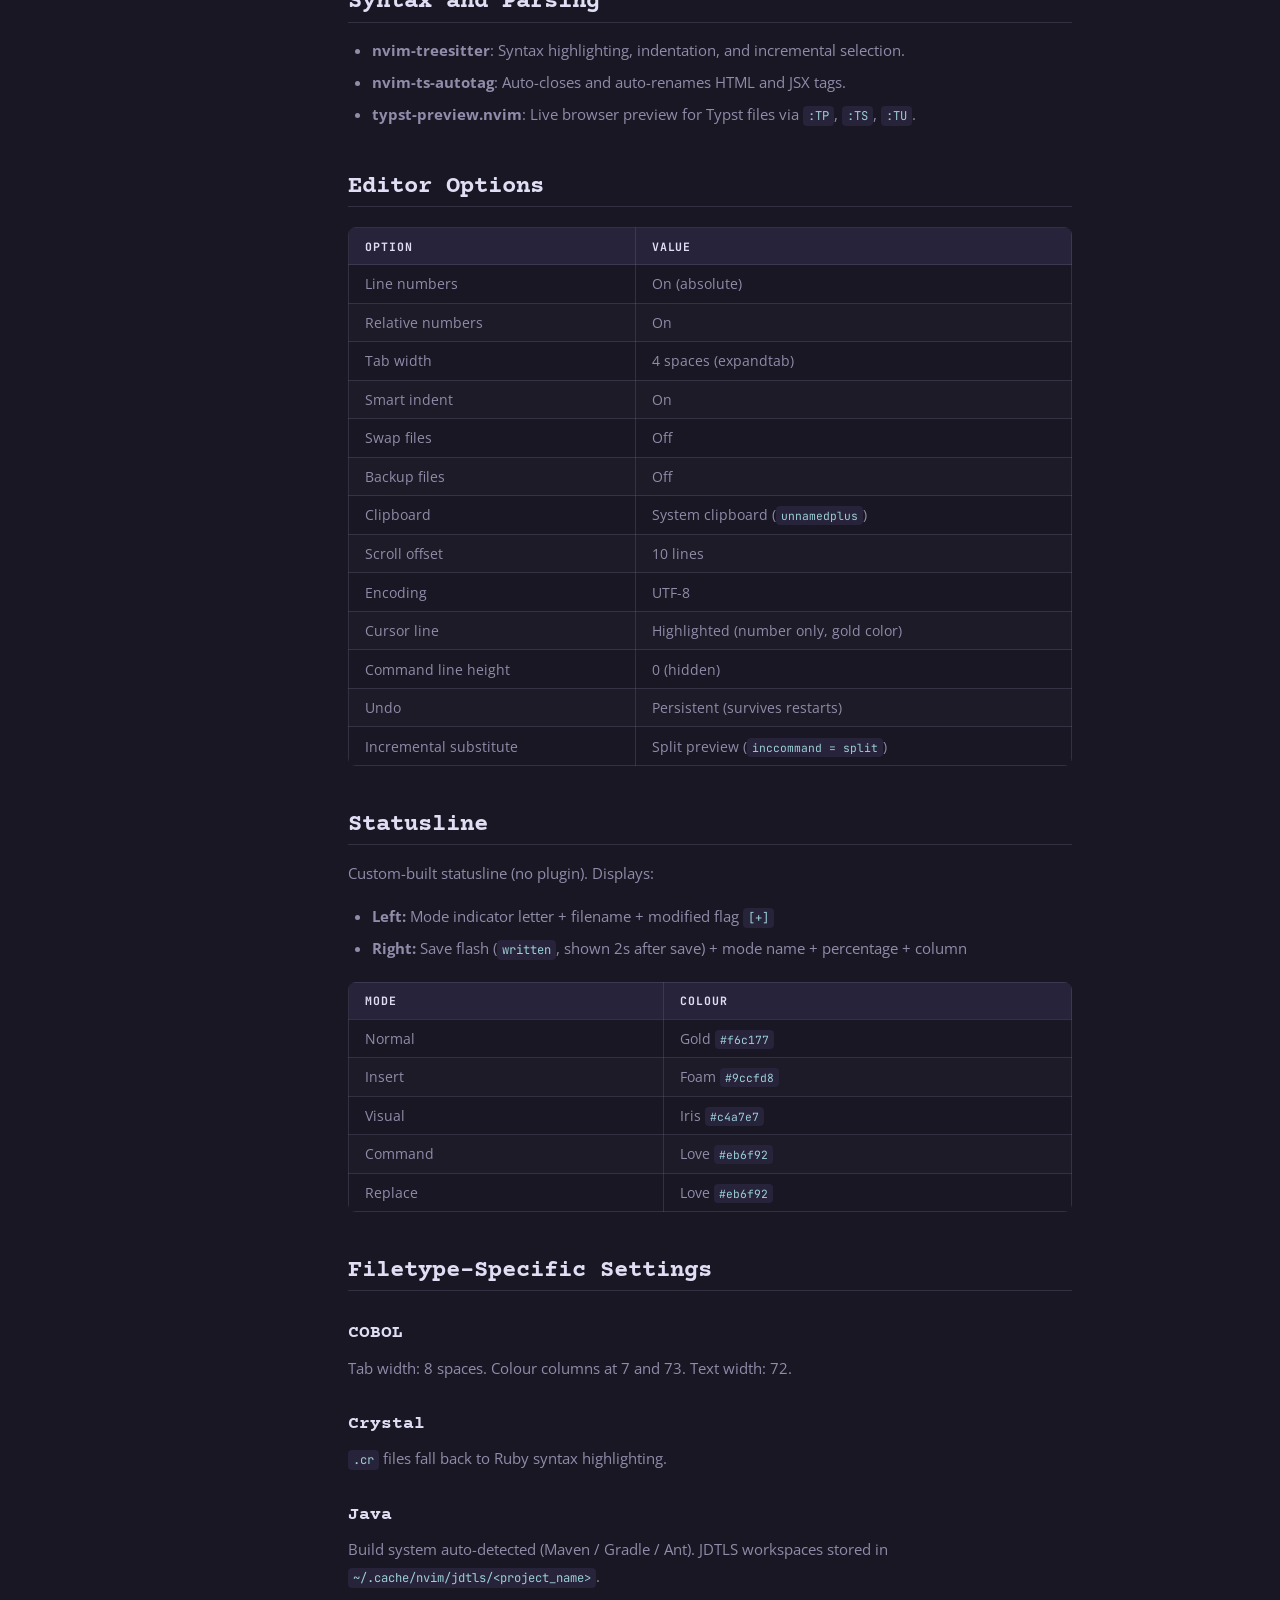
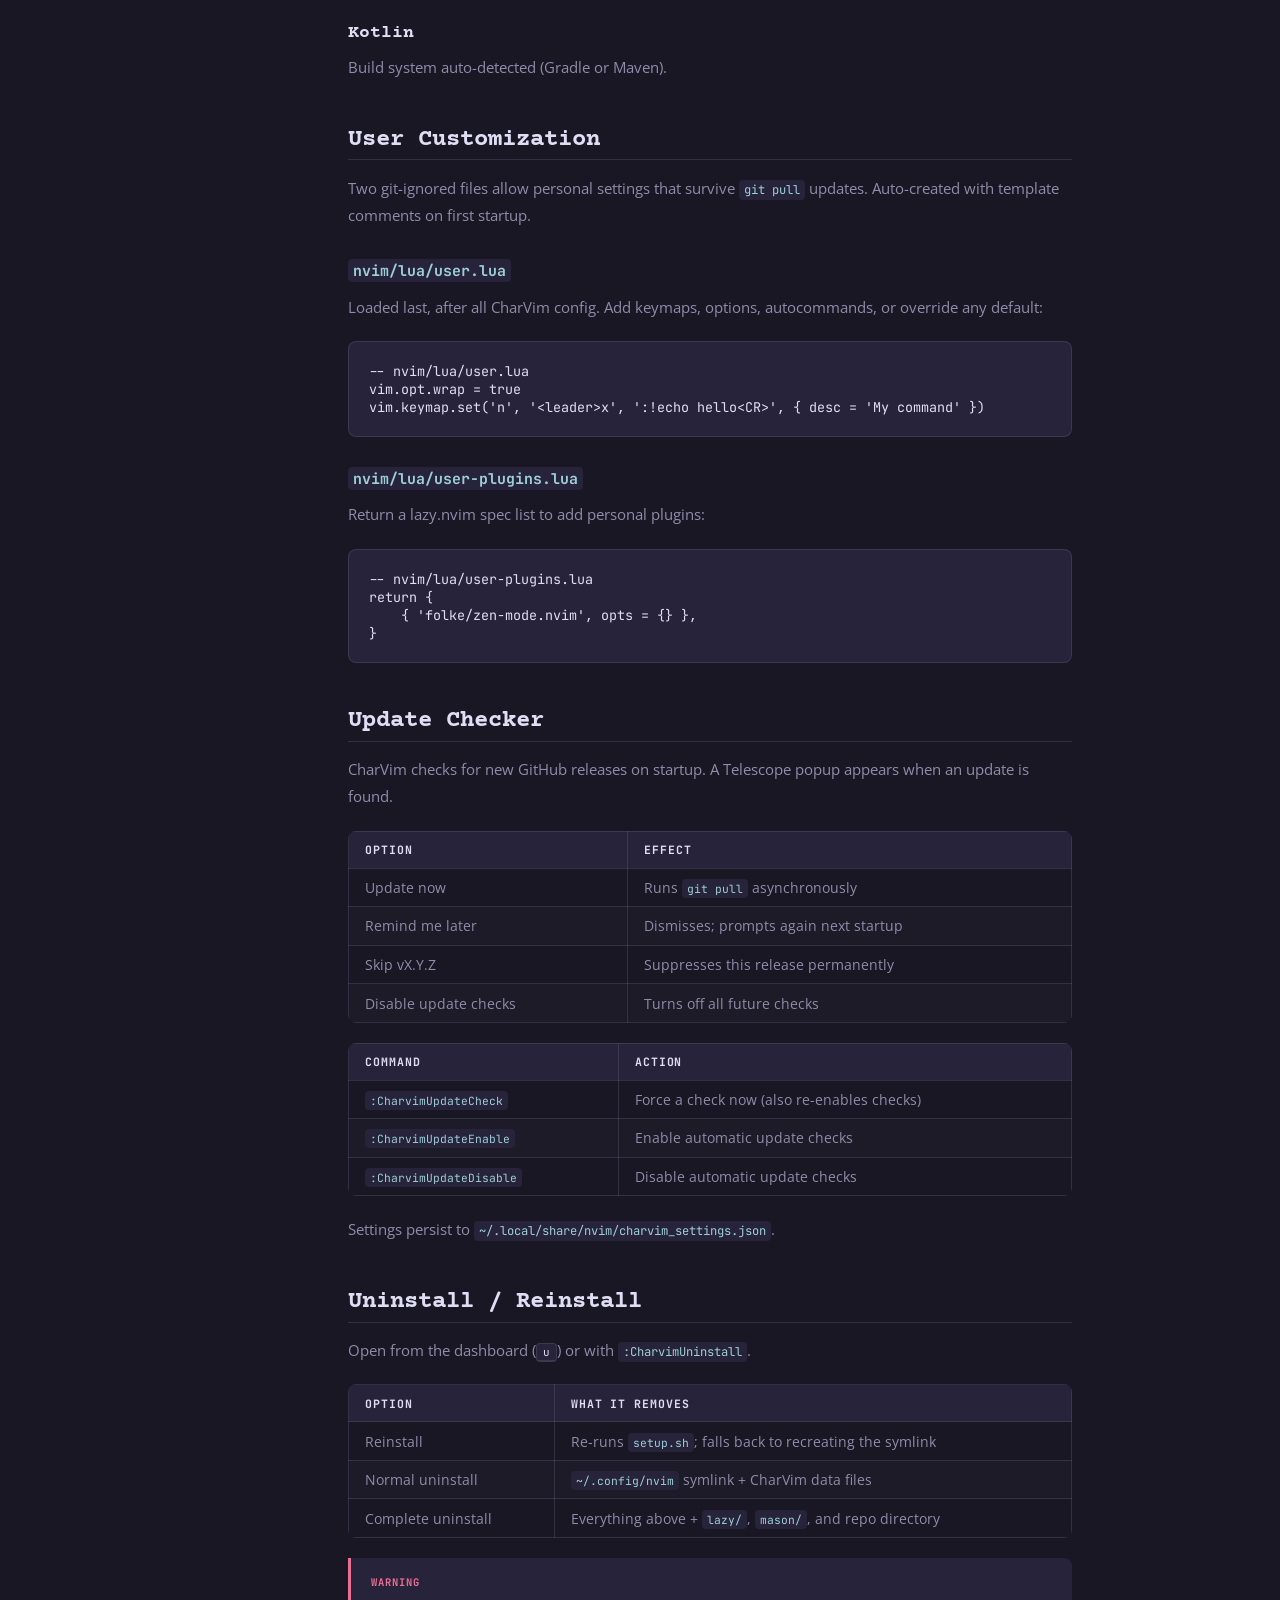
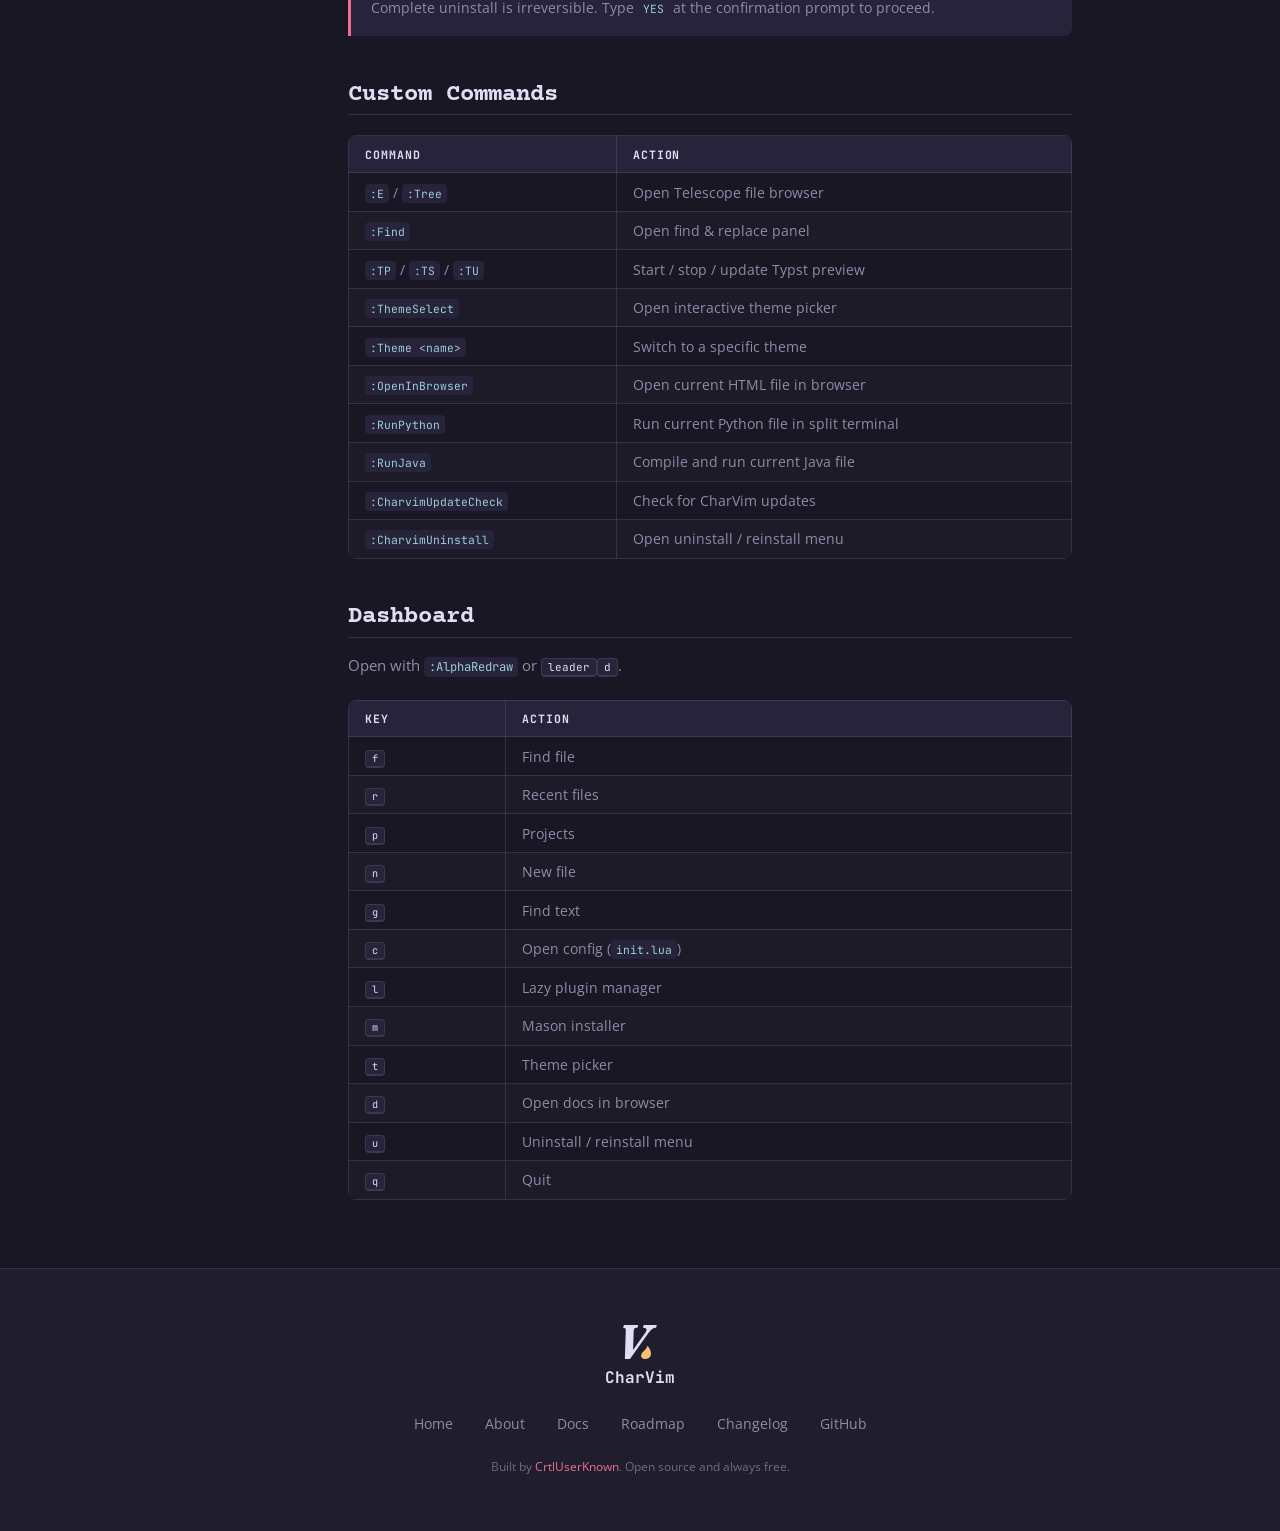
<file: docs.html>
<!DOCTYPE html>
<html lang="en" data-theme="knew-pines">
<head>
  <meta charset="UTF-8" />
  <meta name="viewport" content="width=device-width, initial-scale=1.0" />
  <title>Documentation | CharVim</title>
  <meta name="description" content="Full documentation for CharVim: keybindings, plugins, LSP, DAP, theming, user customization, and all custom commands." />
  <meta name="author" content="CrtlUserKnown" />
  <meta name="theme-color" content="#191724" />
  <meta name="apple-mobile-web-app-capable" content="yes" />
  <meta property="og:title" content="Documentation | CharVim" />
  <meta property="og:type" content="website" />
  <meta name="twitter:card" content="summary" />
  <link rel="canonical" href="https://ctrluserknown.github.io/Charvim/docs.html" />
  <link rel="icon" href="img/favicon/charvim.svg" type="image/svg+xml" />
  <link rel="alternate icon" href="img/favicon/charvim-atl.svg" type="image/svg+xml" />
  <link rel="apple-touch-icon" href="img/favicon/charvim.svg" />
  <link rel="manifest" href="site.webmanifest" />
  <link rel="stylesheet" href="css/style.css" />
  <script type="application/ld+json">
  {
    "@context": "https://schema.org",
    "@graph": [
      {
        "@type": "TechArticle",
        "name": "CharVim Documentation",
        "description": "Complete documentation for the CharVim Neovim configuration, including keybindings, plugins, LSP setup, DAP, and user customization.",
        "url": "https://ctrluserknown.github.io/Charvim/docs.html",
        "author": { "@type": "Person", "name": "CrtlUserKnown" },
        "about": { "@type": "SoftwareApplication", "name": "CharVim" }
      },
      {
        "@type": "BreadcrumbList",
        "itemListElement": [
          { "@type": "ListItem", "position": 1, "name": "Home", "item": "https://ctrluserknown.github.io/Charvim/" },
          { "@type": "ListItem", "position": 2, "name": "Documentation", "item": "https://ctrluserknown.github.io/Charvim/docs.html" }
        ]
      }
    ]
  }
  </script>
</head>
<body>

<div class="cursor-gradient" aria-hidden="true"></div>

<!-- NAV -->
<nav>
  <a class="nav-brand" href="index.html">
    <svg class="nav-brand-logo" viewBox="0 0 317 319" xmlns="http://www.w3.org/2000/svg" style="fill-rule:evenodd;clip-rule:evenodd;stroke-linejoin:round;stroke-miterlimit:2;" aria-hidden="true">
      <g transform="matrix(1,0,0,1,-35.917861,-42.367234)">
        <g>
          <g transform="matrix(2.631266,0,0,2.600643,-317.140351,-356.595763)">
            <path class="logo-primary" d="M140.378,275.999L143.656,174.845C143.774,172.66 143.833,171.302 143.833,170.77C143.833,165.751 140.615,163.241 134.178,163.241L137.19,153.409L188.298,153.409L185.287,163.241C179.913,163.241 176.4,164.039 174.746,165.633C173.093,167.227 172.148,171.184 171.912,177.502L169.609,243.935L213.277,181.222C216.348,176.735 217.883,173.191 217.883,170.593C217.883,168.645 216.894,166.932 214.916,165.456C212.937,163.98 210.265,163.241 206.899,163.241L204.685,163.241L207.697,153.409L254.465,153.409L251.542,163.241C246.286,163.359 241.71,164.865 237.813,167.759C233.915,170.652 228.63,176.794 221.957,186.183L158.714,275.999L140.378,275.999Z" style="fill-rule:nonzero;"/>
          </g>
          <g transform="matrix(1.740079,0,-0.240372,1.199533,-137.411133,-14.95078)">
            <path class="logo-accent" d="M258.867,210.424C270.725,224.031 288.197,251.204 288.197,284.102C288.197,301.873 276.466,313.564 262.016,313.564C247.567,313.564 235.836,300.365 235.836,284.102C235.836,251.368 258.544,249.732 258.867,210.424Z"/>
          </g>
        </g>
      </g>
    </svg>
    <span class="nav-brand-name">CharVim</span>
  </a>

  <ul class="nav-links">
    <li><a href="index.html">Home</a></li>
    <li><a href="about.html">About</a></li>
    <li><a href="docs.html">Docs</a></li>
    <li><a href="roadmap.html">Roadmap</a></li>
    <li><a href="changelog.html">Changelog</a></li>
    <li><a href="https://github.com/CrtlUserKnown/Charvim" target="_blank" rel="noopener">GitHub ↗</a></li>
  </ul>

  <div class="theme-switcher" role="group" aria-label="Select color theme">
    <button class="theme-btn" data-theme="knew-pines">knew-pines</button>
    <button class="theme-btn" data-theme="noir-cat">noir-cat</button>
    <button class="theme-btn" data-theme="dark">dark</button>
  </div>

  <button class="hamburger" aria-label="Toggle navigation" aria-expanded="false">
    <span></span><span></span><span></span>
  </button>
</nav>

<main>
<div class="docs-wrap">

  <!-- SIDEBAR -->
  <aside class="docs-sidebar" aria-label="Documentation navigation">

    <div class="sidebar-group">
      <div class="sidebar-group-title">Getting Started</div>
      <ul class="sidebar-links">
        <li><a href="#installation">Installation</a></li>
        <li><a href="#requirements">Requirements</a></li>
        <li><a href="#how-vim-works">How Vim Works</a></li>
      </ul>
    </div>

    <div class="sidebar-group">
      <div class="sidebar-group-title">Keybindings</div>
      <ul class="sidebar-links">
        <li><a href="#leader-keys">Leader Keys</a></li>
        <li><a href="#general">General</a></li>
        <li><a href="#navigation">Navigation</a></li>
        <li><a href="#line-manipulation">Line Manipulation</a></li>
        <li><a href="#file-explorer">File Explorer</a></li>
        <li><a href="#telescope">Telescope</a></li>
        <li><a href="#harpoon">Harpoon 2</a></li>
        <li><a href="#multi-cursor">Multi-Cursor</a></li>
        <li><a href="#find-replace">Find &amp; Replace</a></li>
        <li><a href="#lsp">LSP</a></li>
        <li><a href="#dap">Debugging (DAP)</a></li>
        <li><a href="#ai">AI</a></li>
        <li><a href="#themes-keys">Themes</a></li>
      </ul>
    </div>

    <div class="sidebar-group">
      <div class="sidebar-group-title">Plugins</div>
      <ul class="sidebar-links">
        <li><a href="#plugins-ui">UI</a></li>
        <li><a href="#plugins-nav">Navigation</a></li>
        <li><a href="#plugins-editing">Editing</a></li>
        <li><a href="#plugins-lsp">LSP &amp; Diagnostics</a></li>
        <li><a href="#plugins-completion">Completion</a></li>
        <li><a href="#plugins-linting">Linting</a></li>
        <li><a href="#plugins-dap">Debugging</a></li>
        <li><a href="#plugins-syntax">Syntax</a></li>
      </ul>
    </div>

    <div class="sidebar-group">
      <div class="sidebar-group-title">Configuration</div>
      <ul class="sidebar-links">
        <li><a href="#editor-options">Editor Options</a></li>
        <li><a href="#statusline">Statusline</a></li>
        <li><a href="#filetype">Filetype Settings</a></li>
        <li><a href="#user-customization">User Customization</a></li>
        <li><a href="#update-checker">Update Checker</a></li>
        <li><a href="#uninstall">Uninstall</a></li>
      </ul>
    </div>

    <div class="sidebar-group">
      <div class="sidebar-group-title">Reference</div>
      <ul class="sidebar-links">
        <li><a href="#commands">Custom Commands</a></li>
        <li><a href="#dashboard">Dashboard</a></li>
      </ul>
    </div>

  </aside>

  <!-- CONTENT -->
  <article class="docs-content">

    <h1>Documentation</h1>
    <p class="docs-lead">Complete reference for CharVim, a custom Neovim 0.12+ configuration managed by lazy.nvim. The entry point is <code>nvim/init.lua</code> and all modules live in <code>nvim/lua/</code>.</p>

    <!-- INSTALLATION -->
    <h2 id="installation">Installation</h2>
    <p>Run the install script. It auto-detects your OS and installs missing system dependencies before symlinking the config into <code>~/.config/nvim</code>.</p>
    <div class="code-block">
      <code>bash &lt;(curl -s https://raw.githubusercontent.com/CrtlUserKnown/Charvim/main/setup.sh)</code>
      <button class="copy-btn" aria-label="Copy" title="Copy" style="margin-left:auto;">⧉</button>
    </div>

    <p>Supported package managers:</p>
    <table>
      <thead><tr><th>OS / Distro</th><th>Package manager</th></tr></thead>
      <tbody>
        <tr><td>macOS</td><td><code>brew</code></td></tr>
        <tr><td>Fedora / RHEL</td><td><code>dnf</code></td></tr>
        <tr><td>Debian / Ubuntu</td><td><code>apt</code></td></tr>
        <tr><td>Arch Linux</td><td><code>pacman</code></td></tr>
      </tbody>
    </table>

    <h3>Manual install</h3>
    <ol>
      <li>Back up your existing config: <code>mv ~/.config/nvim ~/.config/nvim.bak</code></li>
      <li>Clone the repository: <code>git clone https://github.com/CrtlUserKnown/Charvim.git ~/.config/nvim</code></li>
      <li>Launch Neovim: <code>nvim</code></li>
    </ol>
    <p>Plugins install automatically via lazy.nvim on first launch.</p>

    <!-- REQUIREMENTS -->
    <h2 id="requirements">Requirements</h2>
    <ul>
      <li>Neovim 0.12+</li>
      <li>Git</li>
      <li>A <strong>Nerd Font</strong> for icons</li>
      <li><code>ripgrep</code> for Telescope live grep and Find and Replace</li>
      <li><code>fd</code> for Telescope file finding</li>
      <li><code>python3</code> for DAP Python support</li>
      <li><code>make</code> for building avante.nvim</li>
      <li><code>node</code> for Mason-managed LSP servers</li>
      <li><code>ANTHROPIC_API_KEY</code> (optional) for AI features via avante.nvim</li>
    </ul>

    <!-- HOW VIM WORKS -->
    <h2 id="how-vim-works">How Vim Works</h2>
    <p>Vim (and Neovim) is a <strong>modal</strong> editor. Keys do different things depending on the active mode. Press <kbd>Esc</kbd> to return to Normal mode from anywhere.</p>
    <table>
      <thead><tr><th>Mode</th><th>How to enter</th><th>Purpose</th></tr></thead>
      <tbody>
        <tr><td>Normal</td><td><kbd>Esc</kbd></td><td>Navigation and commands. This is the default mode.</td></tr>
        <tr><td>Insert</td><td><kbd>i</kbd> / <kbd>a</kbd> / <kbd>o</kbd></td><td>Typing text</td></tr>
        <tr><td>Visual</td><td><kbd>v</kbd> / <kbd>V</kbd> / <kbd>Ctrl+v</kbd></td><td>Selecting blocks of text</td></tr>
        <tr><td>Command-line</td><td><kbd>:</kbd> / <kbd>/</kbd></td><td>Saving, quitting, searching</td></tr>
      </tbody>
    </table>

    <div class="docs-tip">
      <strong>Tip</strong>
      Efficiency in Vim comes from staying in Normal mode and combining operators with motions: <code>dw</code> deletes a word, <code>yy</code> yanks a line, <code>ci"</code> changes text inside quotes.
    </div>

    <!-- LEADER KEYS -->
    <h2 id="leader-keys">Leader Keys</h2>
    <table>
      <thead><tr><th>Key</th><th>Value</th></tr></thead>
      <tbody>
        <tr><td><code>&lt;leader&gt;</code></td><td><kbd>Space</kbd></td></tr>
        <tr><td><code>&lt;localleader&gt;</code></td><td><kbd>\</kbd></td></tr>
      </tbody>
    </table>
    <p>Leader key timeout: <strong>500 ms</strong>.</p>

    <!-- GENERAL -->
    <h2 id="general">General</h2>
    <table>
      <thead><tr><th>Keys</th><th>Mode</th><th>Action</th></tr></thead>
      <tbody>
        <tr><td><kbd>jk</kbd></td><td>Insert</td><td>Escape to Normal mode</td></tr>
        <tr><td><kbd>leader</kbd> <kbd>w</kbd></td><td>Normal</td><td>Quick save (<code>:w</code>)</td></tr>
        <tr><td><kbd>leader</kbd> <kbd>W</kbd></td><td>Normal</td><td>Save popup (Save / Save As / Format &amp; Save / Save All)</td></tr>
        <tr><td><kbd>leader</kbd> <kbd>q</kbd></td><td>Normal</td><td>Save and quit (<code>:wq</code>)</td></tr>
        <tr><td><kbd>leader</kbd> <kbd>q</kbd><kbd>q</kbd></td><td>Normal</td><td>Quit without saving (<code>:q!</code>)</td></tr>
        <tr><td><kbd>;</kbd></td><td>Normal</td><td>Shell command shortcut (<code>:!</code>)</td></tr>
      </tbody>
    </table>

    <!-- NAVIGATION -->
    <h2 id="navigation">Navigation</h2>
    <table>
      <thead><tr><th>Keys</th><th>Mode</th><th>Action</th></tr></thead>
      <tbody>
        <tr><td><kbd>[[</kbd></td><td>Normal</td><td>Go to beginning of file (<code>gg</code>)</td></tr>
        <tr><td><kbd>]]</kbd></td><td>Normal</td><td>Go to end of file (<code>G</code>)</td></tr>
        <tr><td><kbd>H</kbd></td><td>Normal / Visual</td><td>Go to beginning of line (<code>0</code>)</td></tr>
        <tr><td><kbd>L</kbd></td><td>Normal / Visual</td><td>Go to end of line (<code>$</code>)</td></tr>
        <tr><td><kbd>Alt</kbd>+<kbd>[</kbd></td><td>Normal / Visual</td><td>Previous paragraph (<code>{</code>)</td></tr>
        <tr><td><kbd>Alt</kbd>+<kbd>]</kbd></td><td>Normal / Visual</td><td>Next paragraph (<code>}</code>)</td></tr>
        <tr><td><kbd>Ctrl</kbd>+<kbd>h/j/k/l</kbd></td><td>Normal</td><td>Navigate splits (also integrates with tmux panes)</td></tr>
      </tbody>
    </table>

    <!-- LINE MANIPULATION -->
    <h2 id="line-manipulation">Line Manipulation</h2>
    <table>
      <thead><tr><th>Keys</th><th>Mode</th><th>Action</th></tr></thead>
      <tbody>
        <tr><td><kbd>Alt</kbd>+<kbd>k</kbd> / <kbd>Alt</kbd>+<kbd>j</kbd></td><td>Normal</td><td>Move line up / down</td></tr>
        <tr><td><kbd>Alt</kbd>+<kbd>k</kbd> / <kbd>Alt</kbd>+<kbd>j</kbd></td><td>Visual</td><td>Move selection up / down</td></tr>
        <tr><td><kbd>Ctrl</kbd>+<kbd>k</kbd> / <kbd>Ctrl</kbd>+<kbd>j</kbd></td><td>Insert</td><td>Move line up / down</td></tr>
        <tr><td><kbd>Ctrl</kbd>+<kbd>Shift</kbd>+<kbd>k/j</kbd></td><td>Normal</td><td>Duplicate line up / down</td></tr>
        <tr><td><kbd>Ctrl</kbd>+<kbd>Shift</kbd>+<kbd>k/j</kbd></td><td>Visual</td><td>Duplicate selection up / down</td></tr>
      </tbody>
    </table>

    <!-- FILE EXPLORER -->
    <h2 id="file-explorer">File Explorer</h2>
    <table>
      <thead><tr><th>Keys</th><th>Mode</th><th>Action</th></tr></thead>
      <tbody>
        <tr><td><kbd>leader</kbd> <kbd>e</kbd></td><td>Normal</td><td>Open file browser at current file's directory</td></tr>
        <tr><td><kbd>leader</kbd> <kbd>E</kbd></td><td>Normal</td><td>Open file browser at project root</td></tr>
        <tr><td><kbd>leader</kbd> <kbd>t</kbd></td><td>Normal</td><td>Open new tab with file browser</td></tr>
        <tr><td><code>:E</code> / <code>:Tree</code></td><td>Command</td><td>Open file browser</td></tr>
      </tbody>
    </table>

    <!-- TELESCOPE -->
    <h2 id="telescope">Telescope</h2>
    <table>
      <thead><tr><th>Keys</th><th>Context</th><th>Action</th></tr></thead>
      <tbody>
        <tr><td><kbd>leader</kbd> <kbd>g</kbd></td><td>Normal</td><td>Live grep</td></tr>
        <tr><td><kbd>leader</kbd> <kbd>p</kbd></td><td>Normal</td><td>Projects picker</td></tr>
        <tr><td><kbd>Ctrl</kbd>+<kbd>.</kbd></td><td>Telescope insert</td><td>Toggle hidden files</td></tr>
      </tbody>
    </table>
    <p>Hidden files are shown by default. <code>.git/</code> directories are always ignored.</p>

    <!-- HARPOON -->
    <h2 id="harpoon">Harpoon 2</h2>
    <table>
      <thead><tr><th>Keys</th><th>Mode</th><th>Action</th></tr></thead>
      <tbody>
        <tr><td><kbd>leader</kbd> <kbd>a</kbd></td><td>Normal</td><td>Add current file to Harpoon list</td></tr>
        <tr><td><kbd>leader</kbd> <kbd>a</kbd><kbd>r</kbd></td><td>Normal</td><td>Remove current file from Harpoon list</td></tr>
        <tr><td><kbd>leader</kbd> <kbd>a</kbd><kbd>c</kbd></td><td>Normal</td><td>Clear all Harpoon marks</td></tr>
        <tr><td><kbd>leader</kbd> <kbd>h</kbd></td><td>Normal</td><td>Toggle Harpoon quick menu</td></tr>
        <tr><td><kbd>Alt</kbd>+<kbd>1</kbd> – <kbd>5</kbd></td><td>Normal</td><td>Jump to Harpoon file 1–5</td></tr>
        <tr><td><kbd>Alt</kbd>+<kbd>n</kbd> / <kbd>Alt</kbd>+<kbd>p</kbd></td><td>Normal</td><td>Next / previous Harpoon file</td></tr>
      </tbody>
    </table>

    <!-- MULTI-CURSOR -->
    <h2 id="multi-cursor">Multi-Cursor</h2>
    <table>
      <thead><tr><th>Keys</th><th>Mode</th><th>Action</th></tr></thead>
      <tbody>
        <tr><td><kbd>Ctrl</kbd>+<kbd>n</kbd></td><td>Normal</td><td>Enter multi-cursor mode</td></tr>
        <tr><td><kbd>Ctrl</kbd>+<kbd>↑</kbd></td><td>Normal / Visual</td><td>Add cursor above</td></tr>
        <tr><td><kbd>Ctrl</kbd>+<kbd>↓</kbd></td><td>Normal / Visual</td><td>Add cursor below</td></tr>
        <tr><td><kbd>j</kbd> / <kbd>k</kbd></td><td>Multi-cursor active</td><td>Move down/up and extend cursors</td></tr>
        <tr><td><kbd>Esc</kbd></td><td>Multi-cursor active</td><td>Exit multi-cursor mode</td></tr>
      </tbody>
    </table>
    <p>In multi-cursor mode, entering Insert types at all cursor positions simultaneously.</p>

    <!-- FIND & REPLACE -->
    <h2 id="find-replace">Find &amp; Replace / Rename</h2>
    <table>
      <thead><tr><th>Keys</th><th>Mode</th><th>Action</th></tr></thead>
      <tbody>
        <tr><td><kbd>leader</kbd> <kbd>S</kbd></td><td>Normal</td><td>Open find &amp; replace panel</td></tr>
        <tr><td><kbd>leader</kbd> <kbd>S</kbd></td><td>Visual</td><td>Open panel pre-filled with selection</td></tr>
        <tr><td><code>:Find</code></td><td>Command</td><td>Same as <kbd>leader</kbd> <kbd>S</kbd></td></tr>
      </tbody>
    </table>

    <p>Panel navigation:</p>
    <table>
      <thead><tr><th>Keys</th><th>Context</th><th>Action</th></tr></thead>
      <tbody>
        <tr><td><kbd>Tab</kbd></td><td>Any panel</td><td>Cycle focus: Find → Replace → Results</td></tr>
        <tr><td><kbd>j</kbd> / <kbd>k</kbd></td><td>Results list</td><td>Navigate matches</td></tr>
        <tr><td><kbd>y</kbd></td><td>Results list</td><td>Accept replacement for highlighted match</td></tr>
        <tr><td><kbd>Y</kbd></td><td>Any panel</td><td>Accept replacement for all matches</td></tr>
        <tr><td><kbd>Enter</kbd></td><td>Results list</td><td>Jump to match in file</td></tr>
        <tr><td><kbd>Esc</kbd> / <kbd>q</kbd></td><td>Any panel</td><td>Close</td></tr>
      </tbody>
    </table>
    <p>When the find term matches an identifier with an active LSP client, <kbd>Y</kbd> uses LSP rename instead of regex substitution.</p>

    <!-- LSP -->
    <h2 id="lsp">LSP</h2>
    <table>
      <thead><tr><th>Keys</th><th>Mode</th><th>Action</th></tr></thead>
      <tbody>
        <tr><td><kbd>K</kbd></td><td>Normal</td><td>Hover documentation</td></tr>
        <tr><td><kbd>g</kbd><kbd>d</kbd></td><td>Normal</td><td>Go to definition</td></tr>
        <tr><td><kbd>g</kbd><kbd>D</kbd></td><td>Normal</td><td>Go to declaration</td></tr>
        <tr><td><kbd>g</kbd><kbd>i</kbd></td><td>Normal</td><td>Go to implementation</td></tr>
        <tr><td><kbd>g</kbd><kbd>o</kbd></td><td>Normal</td><td>Go to type definition</td></tr>
        <tr><td><kbd>g</kbd><kbd>r</kbd></td><td>Normal</td><td>Show references</td></tr>
        <tr><td><kbd>g</kbd><kbd>s</kbd></td><td>Normal</td><td>Signature help</td></tr>
        <tr><td><kbd>leader</kbd> <kbd>l</kbd><kbd>r</kbd></td><td>Normal</td><td>Rename symbol (LSP)</td></tr>
        <tr><td><kbd>leader</kbd> <kbd>c</kbd><kbd>a</kbd></td><td>Normal</td><td>Code action</td></tr>
        <tr><td><kbd>leader</kbd> <kbd>l</kbd><kbd>e</kbd></td><td>Normal</td><td>Open diagnostic float</td></tr>
        <tr><td><kbd>[d</kbd> / <kbd>]d</kbd></td><td>Normal</td><td>Previous / next diagnostic</td></tr>
        <tr><td><kbd>leader</kbd> <kbd>i</kbd><kbd>h</kbd></td><td>Normal</td><td>Toggle inlay hints</td></tr>
        <tr><td><kbd>leader</kbd> <kbd>i</kbd><kbd>g</kbd></td><td>Normal</td><td>Add word to dictionary (ltex/typos)</td></tr>
      </tbody>
    </table>

    <h3>Configured LSP Servers</h3>
    <table>
      <thead><tr><th>Server</th><th>Languages</th><th>Notes</th></tr></thead>
      <tbody>
        <tr><td><code>lua_ls</code></td><td>Lua</td><td>Auto-installed via Mason</td></tr>
        <tr><td><code>pyright</code></td><td>Python</td><td>Auto-installed via Mason</td></tr>
        <tr><td><code>ts_ls</code></td><td>TypeScript / JavaScript / Vue</td><td>Auto-installed via Mason</td></tr>
        <tr><td><code>jdtls</code></td><td>Java</td><td>Per-project workspace, GoogleStyle format</td></tr>
        <tr><td><code>kotlin_language_server</code></td><td>Kotlin</td><td>JVM target 17, type &amp; param inlay hints</td></tr>
        <tr><td><code>gopls</code></td><td>Go</td><td>gofumpt, full inlay hints, shadow analysis</td></tr>
        <tr><td><code>clangd</code></td><td>C / C++ / Obj-C</td><td>Auto-installed via Mason</td></tr>
        <tr><td><code>tinymist</code></td><td>Typst</td><td>Exports PDF on save</td></tr>
        <tr><td><code>sourcekit-lsp</code></td><td>Swift / Obj-C</td><td>System binary; lazy-enabled on filetype</td></tr>
        <tr><td><code>lemminx</code></td><td>XML</td><td>Auto-installed via Mason</td></tr>
      </tbody>
    </table>

    <!-- DAP -->
    <h2 id="dap">Debugging (DAP)</h2>
    <table>
      <thead><tr><th>Keys</th><th>Mode</th><th>Action</th></tr></thead>
      <tbody>
        <tr><td><kbd>leader</kbd> <kbd>d</kbd><kbd>b</kbd></td><td>Normal</td><td>Toggle breakpoint</td></tr>
        <tr><td><kbd>leader</kbd> <kbd>d</kbd><kbd>B</kbd></td><td>Normal</td><td>Set conditional breakpoint</td></tr>
        <tr><td><kbd>leader</kbd> <kbd>d</kbd><kbd>c</kbd></td><td>Normal</td><td>Continue</td></tr>
        <tr><td><kbd>leader</kbd> <kbd>d</kbd><kbd>n</kbd></td><td>Normal</td><td>Step over</td></tr>
        <tr><td><kbd>leader</kbd> <kbd>d</kbd><kbd>i</kbd></td><td>Normal</td><td>Step into</td></tr>
        <tr><td><kbd>leader</kbd> <kbd>d</kbd><kbd>o</kbd></td><td>Normal</td><td>Step out</td></tr>
        <tr><td><kbd>leader</kbd> <kbd>d</kbd><kbd>r</kbd></td><td>Normal</td><td>Open REPL</td></tr>
        <tr><td><kbd>leader</kbd> <kbd>d</kbd><kbd>l</kbd></td><td>Normal</td><td>Run last configuration</td></tr>
        <tr><td><kbd>leader</kbd> <kbd>d</kbd><kbd>t</kbd></td><td>Normal</td><td>Terminate session</td></tr>
        <tr><td><kbd>leader</kbd> <kbd>d</kbd><kbd>u</kbd></td><td>Normal</td><td>Toggle DAP UI</td></tr>
        <tr><td><kbd>leader</kbd> <kbd>d</kbd><kbd>p</kbd></td><td>Normal</td><td>Debug Python method under cursor</td></tr>
      </tbody>
    </table>

    <table>
      <thead><tr><th>Language</th><th>Adapter</th></tr></thead>
      <tbody>
        <tr><td>Python</td><td>dap-python</td></tr>
        <tr><td>Java</td><td>jdtls built-in</td></tr>
        <tr><td>C / C++</td><td>codelldb</td></tr>
        <tr><td>Swift</td><td>codelldb</td></tr>
        <tr><td>Kotlin</td><td>kotlin-debug-adapter</td></tr>
      </tbody>
    </table>
    <p>The DAP UI opens automatically when a session starts and closes when it ends.</p>

    <!-- AI -->
    <h2 id="ai">AI (avante.nvim)</h2>
    <table>
      <thead><tr><th>Keys</th><th>Mode</th><th>Action</th></tr></thead>
      <tbody>
        <tr><td><kbd>Alt</kbd>+<kbd>Enter</kbd></td><td>Insert</td><td>Accept inline suggestion</td></tr>
        <tr><td><kbd>Alt</kbd>+<kbd>]</kbd></td><td>Insert</td><td>Next suggestion</td></tr>
        <tr><td><kbd>Ctrl</kbd>+<kbd>]</kbd></td><td>Insert</td><td>Dismiss suggestion</td></tr>
      </tbody>
    </table>
    <p>Requires <code>ANTHROPIC_API_KEY</code> set in a <code>.env</code> file at the repo root. The file is auto-loaded on startup.</p>

    <!-- THEMES -->
    <h2 id="themes-keys">Themes</h2>
    <table>
      <thead><tr><th>Keys / Command</th><th>Action</th></tr></thead>
      <tbody>
        <tr><td><code>:ThemeSelect</code></td><td>Open interactive theme picker with Telescope live-preview</td></tr>
        <tr><td><code>:Theme &lt;name&gt;</code></td><td>Switch directly to a named theme</td></tr>
        <tr><td>Dashboard <kbd>t</kbd></td><td>Open theme picker from the dashboard</td></tr>
      </tbody>
    </table>
    <p>Available theme names: <code>Auto</code>, <code>Knew-pines</code>, <code>Noir-cat</code>, <code>Tokyo Night</code>, <code>Catppuccin</code>, <code>Gruvbox</code>, <code>Habamax</code>. Selection persists to <code>~/.local/share/nvim/charvim_theme</code>.</p>

    <!-- PLUGINS UI -->
    <h2 id="plugins-ui">UI Plugins</h2>
    <ul>
      <li><strong>noice.nvim</strong>: Replaces the command line with a centered popup.</li>
      <li><strong>alpha-nvim</strong>: Dashboard with ASCII art logo and a two-column quick-access grid.</li>
      <li><strong>which-key.nvim</strong>: Displays available keybindings in a popup using the modern preset.</li>
    </ul>

    <!-- PLUGINS NAV -->
    <h2 id="plugins-nav">Navigation and File Management</h2>
    <ul>
      <li><strong>telescope.nvim</strong> and <strong>telescope-file-browser.nvim</strong>: Fuzzy finder and file browser that replaces netrw. Shows hidden files by default.</li>
      <li><strong>project.nvim</strong>: Project detection and management via Telescope.</li>
      <li><strong>harpoon</strong> (v2): Quick file bookmarking and navigation.</li>
      <li><strong>vim-tmux-navigator</strong>: Seamless navigation between Neovim splits and tmux panes.</li>
    </ul>

    <!-- PLUGINS EDITING -->
    <h2 id="plugins-editing">Editing Tools</h2>
    <ul>
      <li><strong>nvim-surround</strong>: Add, change, and delete surrounding pairs.</li>
      <li><strong>multicursor</strong> (custom): Native multi-cursor implementation.</li>
      <li><strong>autoclose</strong> (custom): Auto-closes brackets, quotes, and backticks.</li>
      <li><strong>rename-config</strong> (custom): Find and Replace panel backed by <code>rg</code>.</li>
      <li><strong>save-popup</strong> (custom): Context-aware save options via <kbd>leader</kbd><kbd>W</kbd>.</li>
    </ul>

    <!-- PLUGINS LSP -->
    <h2 id="plugins-lsp">LSP and Diagnostics</h2>
    <ul>
      <li><strong>mason.nvim</strong>: Installs and manages LSP servers, linters, and DAP adapters.</li>
      <li>LSP servers registered directly with <code>vim.lsp.config()</code> and <code>vim.lsp.enable()</code>.</li>
      <li>Inlay hints enabled by default where supported. Toggle with <kbd>leader</kbd><kbd>ih</kbd>.</li>
      <li>Diagnostic noise from ltex (sentence and paragraph length) is filtered globally.</li>
    </ul>

    <!-- PLUGINS COMPLETION -->
    <h2 id="plugins-completion">Completion</h2>
    <ul>
      <li><strong>nvim-cmp</strong>: Completion engine with LSP and buffer sources.</li>
      <li><strong>LuaSnip</strong>: Snippet engine.</li>
    </ul>
    <table>
      <thead><tr><th>Keys</th><th>Mode</th><th>Action</th></tr></thead>
      <tbody>
        <tr><td><kbd>Tab</kbd> / <kbd>Shift</kbd>+<kbd>Tab</kbd></td><td>Insert</td><td>Cycle through completion items</td></tr>
        <tr><td><kbd>Enter</kbd></td><td>Insert</td><td>Confirm selected completion</td></tr>
      </tbody>
    </table>

    <!-- PLUGINS LINTING -->
    <h2 id="plugins-linting">Linting</h2>
    <p>nvim-lint runs automatically on <code>BufWritePost</code> and <code>BufEnter</code>.</p>
    <table>
      <thead><tr><th>Language</th><th>Linter</th></tr></thead>
      <tbody>
        <tr><td>Lua</td><td>luacheck</td></tr>
        <tr><td>Go</td><td>staticcheck</td></tr>
        <tr><td>Python</td><td>ruff</td></tr>
        <tr><td>JavaScript / TypeScript</td><td>eslint_d</td></tr>
        <tr><td>Java</td><td>checkstyle</td></tr>
        <tr><td>Kotlin</td><td>ktlint</td></tr>
      </tbody>
    </table>

    <!-- PLUGINS DAP -->
    <h2 id="plugins-dap">Debugging</h2>
    <ul>
      <li><strong>nvim-dap</strong> and <strong>nvim-dap-ui</strong>: Debug Adapter Protocol with an auto-managed UI.</li>
      <li><strong>mason-nvim-dap</strong>: Ensures DAP adapters are installed via Mason.</li>
    </ul>

    <!-- PLUGINS SYNTAX -->
    <h2 id="plugins-syntax">Syntax and Parsing</h2>
    <ul>
      <li><strong>nvim-treesitter</strong>: Syntax highlighting, indentation, and incremental selection.</li>
      <li><strong>nvim-ts-autotag</strong>: Auto-closes and auto-renames HTML and JSX tags.</li>
      <li><strong>typst-preview.nvim</strong>: Live browser preview for Typst files via <code>:TP</code>, <code>:TS</code>, <code>:TU</code>.</li>
    </ul>

    <!-- EDITOR OPTIONS -->
    <h2 id="editor-options">Editor Options</h2>
    <table>
      <thead><tr><th>Option</th><th>Value</th></tr></thead>
      <tbody>
        <tr><td>Line numbers</td><td>On (absolute)</td></tr>
        <tr><td>Relative numbers</td><td>On</td></tr>
        <tr><td>Tab width</td><td>4 spaces (expandtab)</td></tr>
        <tr><td>Smart indent</td><td>On</td></tr>
        <tr><td>Swap files</td><td>Off</td></tr>
        <tr><td>Backup files</td><td>Off</td></tr>
        <tr><td>Clipboard</td><td>System clipboard (<code>unnamedplus</code>)</td></tr>
        <tr><td>Scroll offset</td><td>10 lines</td></tr>
        <tr><td>Encoding</td><td>UTF-8</td></tr>
        <tr><td>Cursor line</td><td>Highlighted (number only, gold color)</td></tr>
        <tr><td>Command line height</td><td>0 (hidden)</td></tr>
        <tr><td>Undo</td><td>Persistent (survives restarts)</td></tr>
        <tr><td>Incremental substitute</td><td>Split preview (<code>inccommand = split</code>)</td></tr>
      </tbody>
    </table>

    <!-- STATUSLINE -->
    <h2 id="statusline">Statusline</h2>
    <p>Custom-built statusline (no plugin). Displays:</p>
    <ul>
      <li><strong>Left:</strong> Mode indicator letter + filename + modified flag <code>[+]</code></li>
      <li><strong>Right:</strong> Save flash (<code>written</code>, shown 2s after save) + mode name + percentage + column</li>
    </ul>
    <table>
      <thead><tr><th>Mode</th><th>Colour</th></tr></thead>
      <tbody>
        <tr><td>Normal</td><td>Gold <code>#f6c177</code></td></tr>
        <tr><td>Insert</td><td>Foam <code>#9ccfd8</code></td></tr>
        <tr><td>Visual</td><td>Iris <code>#c4a7e7</code></td></tr>
        <tr><td>Command</td><td>Love <code>#eb6f92</code></td></tr>
        <tr><td>Replace</td><td>Love <code>#eb6f92</code></td></tr>
      </tbody>
    </table>

    <!-- FILETYPE -->
    <h2 id="filetype">Filetype-Specific Settings</h2>
    <h3>COBOL</h3>
    <p>Tab width: 8 spaces. Colour columns at 7 and 73. Text width: 72.</p>
    <h3>Crystal</h3>
    <p><code>.cr</code> files fall back to Ruby syntax highlighting.</p>
    <h3>Java</h3>
    <p>Build system auto-detected (Maven / Gradle / Ant). JDTLS workspaces stored in <code>~/.cache/nvim/jdtls/&lt;project_name&gt;</code>.</p>
    <h3>Kotlin</h3>
    <p>Build system auto-detected (Gradle or Maven).</p>

    <!-- USER CUSTOMIZATION -->
    <h2 id="user-customization">User Customization</h2>
    <p>Two git-ignored files allow personal settings that survive <code>git pull</code> updates. Auto-created with template comments on first startup.</p>

    <h3><code>nvim/lua/user.lua</code></h3>
    <p>Loaded last, after all CharVim config. Add keymaps, options, autocommands, or override any default:</p>
    <pre><code>-- nvim/lua/user.lua
vim.opt.wrap = true
vim.keymap.set('n', '&lt;leader&gt;x', ':!echo hello&lt;CR&gt;', { desc = 'My command' })</code></pre>

    <h3><code>nvim/lua/user-plugins.lua</code></h3>
    <p>Return a lazy.nvim spec list to add personal plugins:</p>
    <pre><code>-- nvim/lua/user-plugins.lua
return {
    { 'folke/zen-mode.nvim', opts = {} },
}</code></pre>

    <!-- UPDATE CHECKER -->
    <h2 id="update-checker">Update Checker</h2>
    <p>CharVim checks for new GitHub releases on startup. A Telescope popup appears when an update is found.</p>
    <table>
      <thead><tr><th>Option</th><th>Effect</th></tr></thead>
      <tbody>
        <tr><td>Update now</td><td>Runs <code>git pull</code> asynchronously</td></tr>
        <tr><td>Remind me later</td><td>Dismisses; prompts again next startup</td></tr>
        <tr><td>Skip vX.Y.Z</td><td>Suppresses this release permanently</td></tr>
        <tr><td>Disable update checks</td><td>Turns off all future checks</td></tr>
      </tbody>
    </table>
    <table>
      <thead><tr><th>Command</th><th>Action</th></tr></thead>
      <tbody>
        <tr><td><code>:CharvimUpdateCheck</code></td><td>Force a check now (also re-enables checks)</td></tr>
        <tr><td><code>:CharvimUpdateEnable</code></td><td>Enable automatic update checks</td></tr>
        <tr><td><code>:CharvimUpdateDisable</code></td><td>Disable automatic update checks</td></tr>
      </tbody>
    </table>
    <p>Settings persist to <code>~/.local/share/nvim/charvim_settings.json</code>.</p>

    <!-- UNINSTALL -->
    <h2 id="uninstall">Uninstall / Reinstall</h2>
    <p>Open from the dashboard (<kbd>u</kbd>) or with <code>:CharvimUninstall</code>.</p>
    <table>
      <thead><tr><th>Option</th><th>What it removes</th></tr></thead>
      <tbody>
        <tr><td>Reinstall</td><td>Re-runs <code>setup.sh</code>; falls back to recreating the symlink</td></tr>
        <tr><td>Normal uninstall</td><td><code>~/.config/nvim</code> symlink + CharVim data files</td></tr>
        <tr><td>Complete uninstall</td><td>Everything above + <code>lazy/</code>, <code>mason/</code>, and repo directory</td></tr>
      </tbody>
    </table>
    <div class="docs-warn">
      <strong>Warning</strong>
      Complete uninstall is irreversible. Type <code>YES</code> at the confirmation prompt to proceed.
    </div>

    <!-- COMMANDS -->
    <h2 id="commands">Custom Commands</h2>
    <table>
      <thead><tr><th>Command</th><th>Action</th></tr></thead>
      <tbody>
        <tr><td><code>:E</code> / <code>:Tree</code></td><td>Open Telescope file browser</td></tr>
        <tr><td><code>:Find</code></td><td>Open find &amp; replace panel</td></tr>
        <tr><td><code>:TP</code> / <code>:TS</code> / <code>:TU</code></td><td>Start / stop / update Typst preview</td></tr>
        <tr><td><code>:ThemeSelect</code></td><td>Open interactive theme picker</td></tr>
        <tr><td><code>:Theme &lt;name&gt;</code></td><td>Switch to a specific theme</td></tr>
        <tr><td><code>:OpenInBrowser</code></td><td>Open current HTML file in browser</td></tr>
        <tr><td><code>:RunPython</code></td><td>Run current Python file in split terminal</td></tr>
        <tr><td><code>:RunJava</code></td><td>Compile and run current Java file</td></tr>
        <tr><td><code>:CharvimUpdateCheck</code></td><td>Check for CharVim updates</td></tr>
        <tr><td><code>:CharvimUninstall</code></td><td>Open uninstall / reinstall menu</td></tr>
      </tbody>
    </table>

    <!-- DASHBOARD -->
    <h2 id="dashboard">Dashboard</h2>
    <p>Open with <code>:AlphaRedraw</code> or <kbd>leader</kbd><kbd>d</kbd>.</p>
    <table>
      <thead><tr><th>Key</th><th>Action</th></tr></thead>
      <tbody>
        <tr><td><kbd>f</kbd></td><td>Find file</td></tr>
        <tr><td><kbd>r</kbd></td><td>Recent files</td></tr>
        <tr><td><kbd>p</kbd></td><td>Projects</td></tr>
        <tr><td><kbd>n</kbd></td><td>New file</td></tr>
        <tr><td><kbd>g</kbd></td><td>Find text</td></tr>
        <tr><td><kbd>c</kbd></td><td>Open config (<code>init.lua</code>)</td></tr>
        <tr><td><kbd>l</kbd></td><td>Lazy plugin manager</td></tr>
        <tr><td><kbd>m</kbd></td><td>Mason installer</td></tr>
        <tr><td><kbd>t</kbd></td><td>Theme picker</td></tr>
        <tr><td><kbd>d</kbd></td><td>Open docs in browser</td></tr>
        <tr><td><kbd>u</kbd></td><td>Uninstall / reinstall menu</td></tr>
        <tr><td><kbd>q</kbd></td><td>Quit</td></tr>
      </tbody>
    </table>

  </article>
</div>
</main>

<!-- FOOTER -->
<footer>
  <div class="footer-inner">
    <div class="footer-brand">
      <svg class="footer-logo" viewBox="0 0 317 319" xmlns="http://www.w3.org/2000/svg" style="fill-rule:evenodd;clip-rule:evenodd;stroke-linejoin:round;stroke-miterlimit:2;" aria-hidden="true">
        <g transform="matrix(1,0,0,1,-35.917861,-42.367234)">
          <g>
            <g transform="matrix(2.631266,0,0,2.600643,-317.140351,-356.595763)">
              <path class="logo-primary" d="M140.378,275.999L143.656,174.845C143.774,172.66 143.833,171.302 143.833,170.77C143.833,165.751 140.615,163.241 134.178,163.241L137.19,153.409L188.298,153.409L185.287,163.241C179.913,163.241 176.4,164.039 174.746,165.633C173.093,167.227 172.148,171.184 171.912,177.502L169.609,243.935L213.277,181.222C216.348,176.735 217.883,173.191 217.883,170.593C217.883,168.645 216.894,166.932 214.916,165.456C212.937,163.98 210.265,163.241 206.899,163.241L204.685,163.241L207.697,153.409L254.465,153.409L251.542,163.241C246.286,163.359 241.71,164.865 237.813,167.759C233.915,170.652 228.63,176.794 221.957,186.183L158.714,275.999L140.378,275.999Z" style="fill-rule:nonzero;"/>
            </g>
            <g transform="matrix(1.740079,0,-0.240372,1.199533,-137.411133,-14.95078)">
              <path class="logo-accent" d="M258.867,210.424C270.725,224.031 288.197,251.204 288.197,284.102C288.197,301.873 276.466,313.564 262.016,313.564C247.567,313.564 235.836,300.365 235.836,284.102C235.836,251.368 258.544,249.732 258.867,210.424Z"/>
            </g>
          </g>
        </g>
      </svg>
      <span class="footer-name">CharVim</span>
    </div>
    <ul class="footer-links">
      <li><a href="index.html">Home</a></li>
      <li><a href="about.html">About</a></li>
      <li><a href="docs.html">Docs</a></li>
      <li><a href="roadmap.html">Roadmap</a></li>
      <li><a href="changelog.html">Changelog</a></li>
      <li><a href="https://github.com/CrtlUserKnown/Charvim" target="_blank" rel="noopener">GitHub</a></li>
    </ul>
    <p class="footer-copy">Built by <a href="https://github.com/CrtlUserKnown" style="color:var(--accent);text-decoration:none;">CrtlUserKnown</a>. Open source and always free.</p>
  </div>
</footer>

<!-- Theme FAB (mobile only) -->
<div class="theme-fab-wrap">
  <div class="theme-fab-popup" aria-hidden="true">
    <p class="theme-fab-popup-label">Color theme</p>
    <div class="theme-switcher" role="group" aria-label="Select color theme">
      <button class="theme-btn" data-theme="knew-pines" title="Knew-pines theme">knew-pines</button>
      <button class="theme-btn" data-theme="noir-cat"   title="Noir-cat theme">noir-cat</button>
      <button class="theme-btn" data-theme="dark"       title="Dark theme">dark</button>
    </div>
  </div>
  <button class="theme-fab" aria-label="Change color theme" aria-expanded="false">
    <svg xmlns="http://www.w3.org/2000/svg" viewBox="0 0 24 24" width="20" height="20" fill="none" stroke="currentColor" stroke-width="2" stroke-linecap="round" stroke-linejoin="round" aria-hidden="true">
      <path d="M12 2C6.5 2 2 6.5 2 12s4.5 10 10 10c.926 0 1.648-.746 1.648-1.688 0-.437-.18-.835-.437-1.125-.29-.289-.438-.652-.438-1.125a1.64 1.64 0 0 1 1.668-1.668h1.996c3.051 0 5.555-2.503 5.555-5.554C21.965 6.012 17.461 2 12 2z"/>
      <circle cx="7.5" cy="11.5" r="1.5" fill="currentColor" stroke="none"/>
      <circle cx="12" cy="7.5" r="1.5" fill="currentColor" stroke="none"/>
      <circle cx="16.5" cy="11.5" r="1.5" fill="currentColor" stroke="none"/>
    </svg>
  </button>
</div>

<script src="js/main.js"></script>
</body>
</html>
</file>
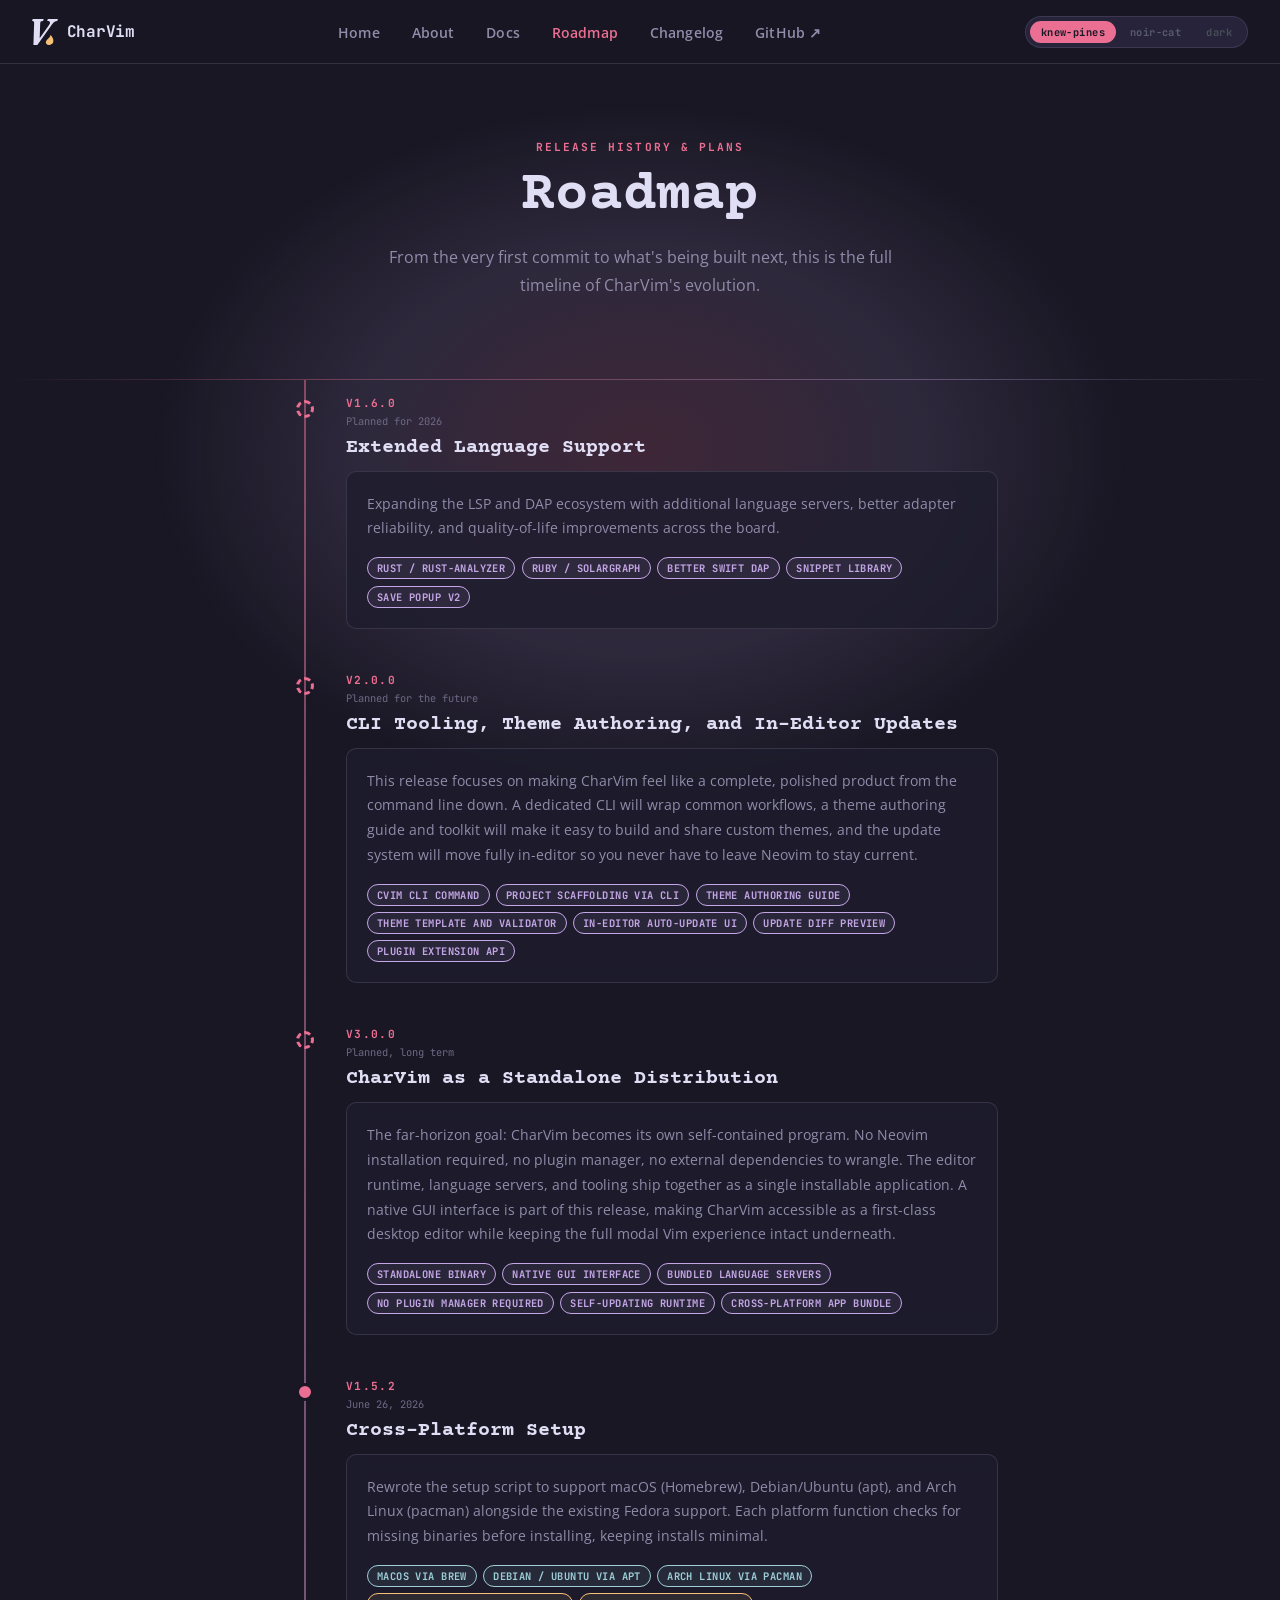
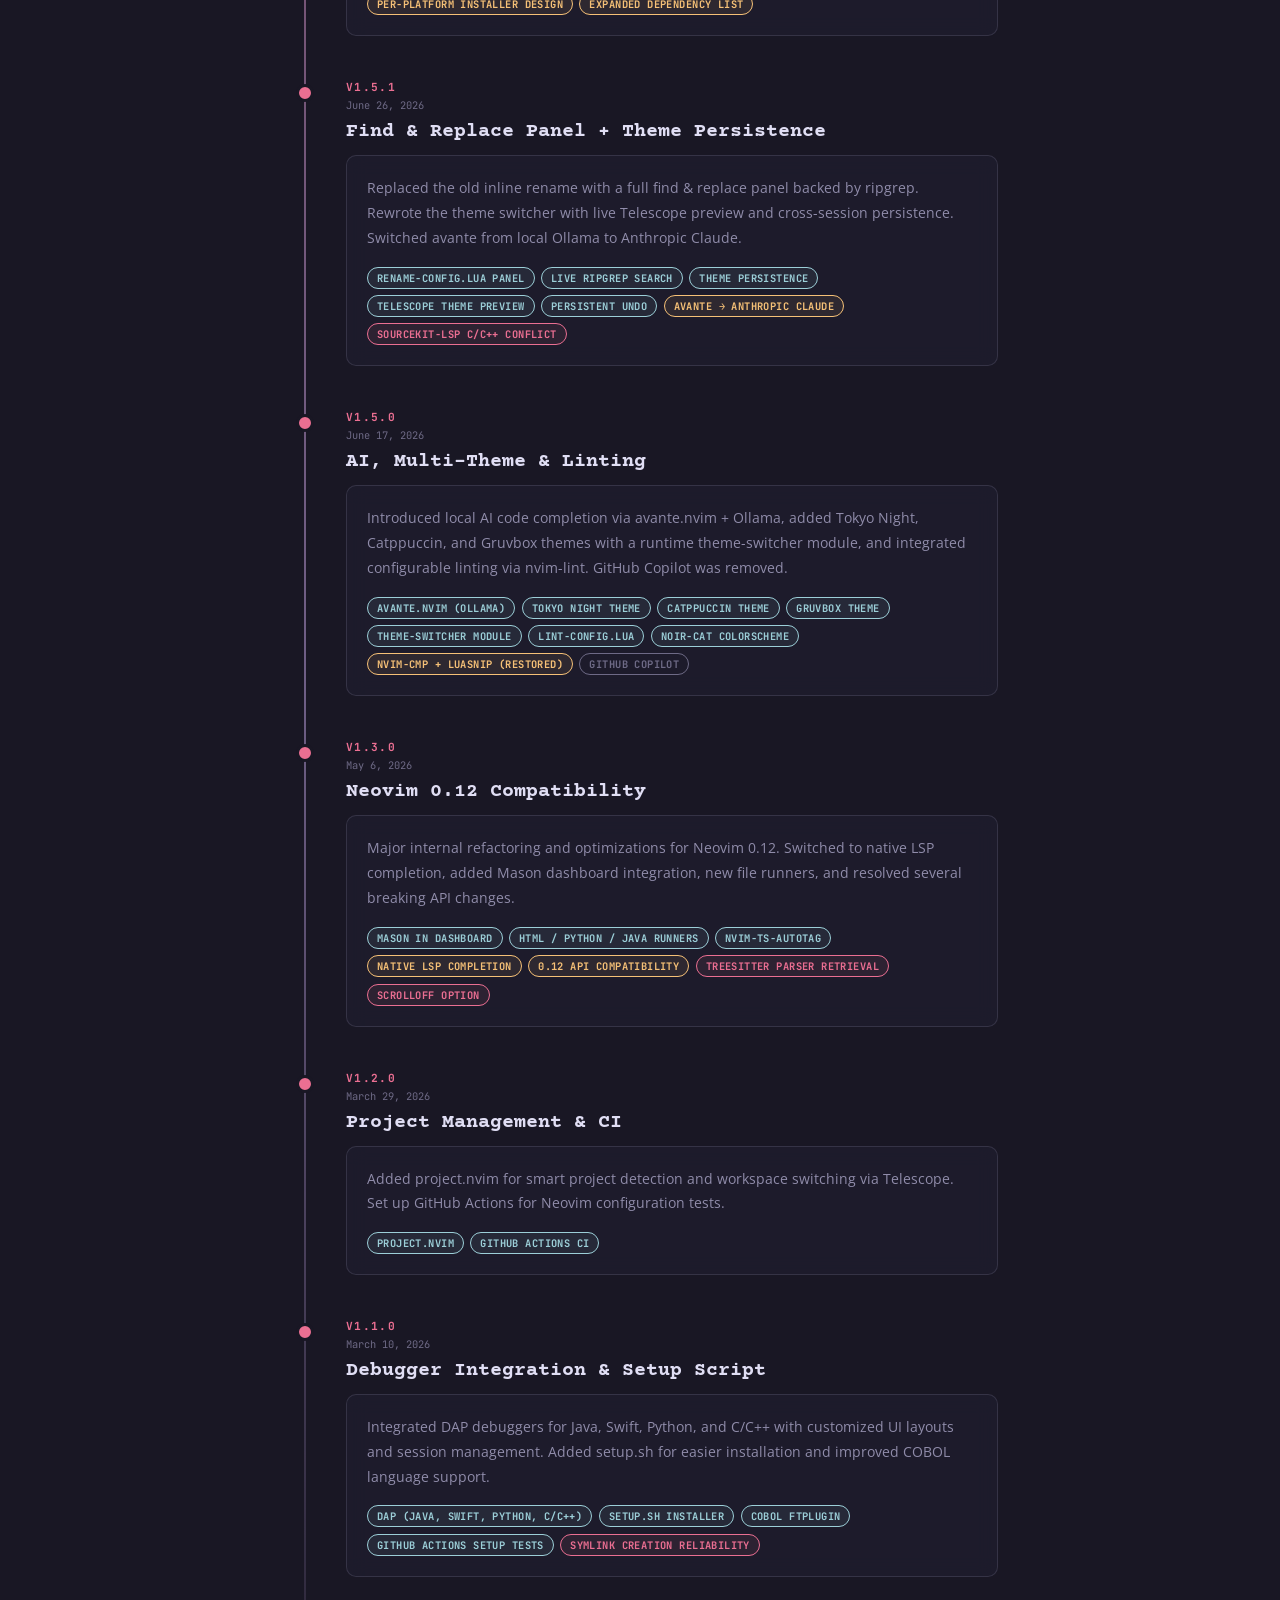
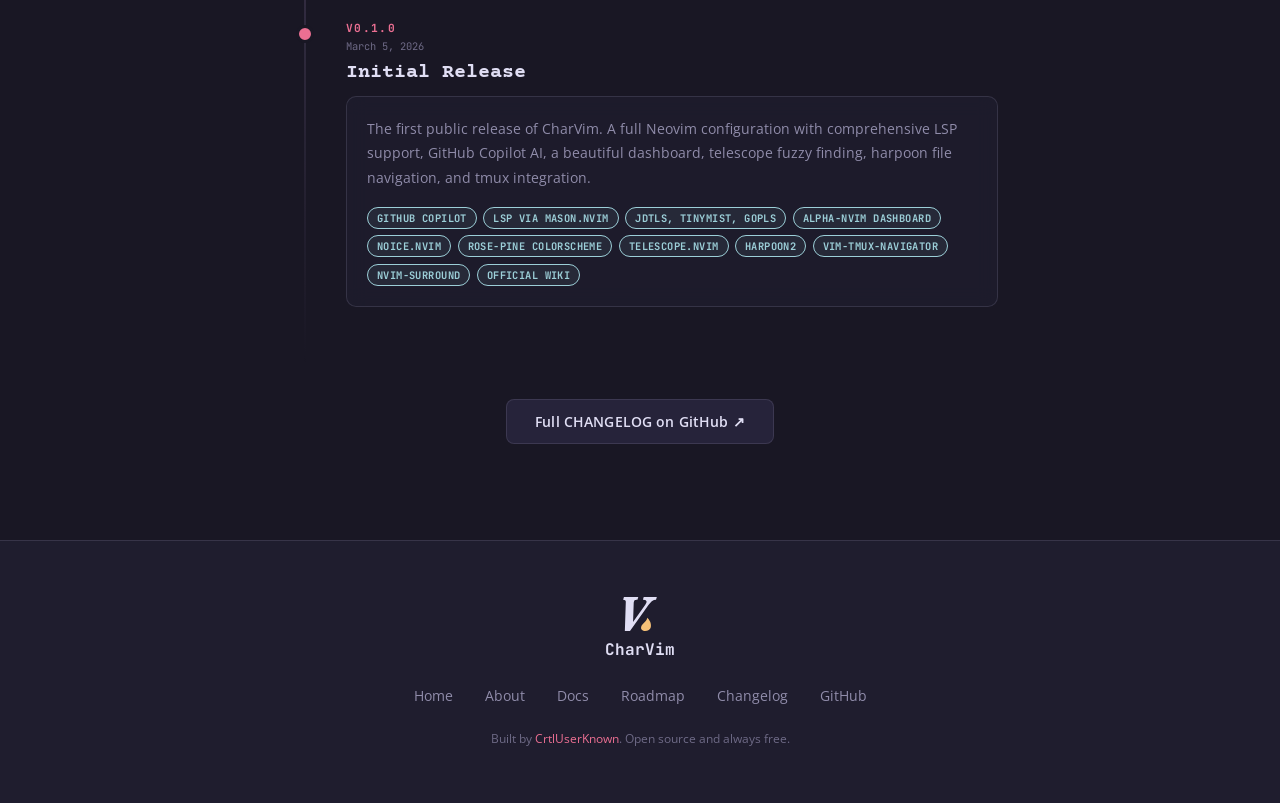
<file: roadmap.html>
<!DOCTYPE html>
<html lang="en" data-theme="knew-pines">
<head>
  <meta charset="UTF-8" />
  <meta name="viewport" content="width=device-width, initial-scale=1.0" />
  <title>Roadmap | CharVim</title>
  <meta name="description" content="CharVim release history and future roadmap, from v0.1.0 to what's coming next." />
  <meta name="author" content="CrtlUserKnown" />
  <meta name="theme-color" content="#191724" />
  <meta name="apple-mobile-web-app-capable" content="yes" />
  <meta property="og:title" content="Roadmap | CharVim" />
  <meta property="og:type" content="website" />
  <meta name="twitter:card" content="summary" />
  <link rel="canonical" href="https://ctrluserknown.github.io/Charvim/roadmap.html" />
  <link rel="icon" href="img/favicon/charvim.svg" type="image/svg+xml" />
  <link rel="alternate icon" href="img/favicon/charvim-atl.svg" type="image/svg+xml" />
  <link rel="apple-touch-icon" href="img/favicon/charvim.svg" />
  <link rel="manifest" href="site.webmanifest" />
  <link rel="stylesheet" href="css/style.css" />
  <script type="application/ld+json">
  {
    "@context": "https://schema.org",
    "@graph": [
      {
        "@type": "WebPage",
        "name": "CharVim Roadmap",
        "description": "Release history and planned features for CharVim, a custom Neovim configuration.",
        "url": "https://ctrluserknown.github.io/Charvim/roadmap.html"
      },
      {
        "@type": "BreadcrumbList",
        "itemListElement": [
          { "@type": "ListItem", "position": 1, "name": "Home", "item": "https://ctrluserknown.github.io/Charvim/" },
          { "@type": "ListItem", "position": 2, "name": "Roadmap", "item": "https://ctrluserknown.github.io/Charvim/roadmap.html" }
        ]
      }
    ]
  }
  </script>
</head>
<body>

<div class="cursor-gradient" aria-hidden="true"></div>

<!-- NAV -->
<nav>
  <a class="nav-brand" href="index.html">
    <svg class="nav-brand-logo" viewBox="0 0 317 319" xmlns="http://www.w3.org/2000/svg" style="fill-rule:evenodd;clip-rule:evenodd;stroke-linejoin:round;stroke-miterlimit:2;" aria-hidden="true">
      <g transform="matrix(1,0,0,1,-35.917861,-42.367234)">
        <g>
          <g transform="matrix(2.631266,0,0,2.600643,-317.140351,-356.595763)">
            <path class="logo-primary" d="M140.378,275.999L143.656,174.845C143.774,172.66 143.833,171.302 143.833,170.77C143.833,165.751 140.615,163.241 134.178,163.241L137.19,153.409L188.298,153.409L185.287,163.241C179.913,163.241 176.4,164.039 174.746,165.633C173.093,167.227 172.148,171.184 171.912,177.502L169.609,243.935L213.277,181.222C216.348,176.735 217.883,173.191 217.883,170.593C217.883,168.645 216.894,166.932 214.916,165.456C212.937,163.98 210.265,163.241 206.899,163.241L204.685,163.241L207.697,153.409L254.465,153.409L251.542,163.241C246.286,163.359 241.71,164.865 237.813,167.759C233.915,170.652 228.63,176.794 221.957,186.183L158.714,275.999L140.378,275.999Z" style="fill-rule:nonzero;"/>
          </g>
          <g transform="matrix(1.740079,0,-0.240372,1.199533,-137.411133,-14.95078)">
            <path class="logo-accent" d="M258.867,210.424C270.725,224.031 288.197,251.204 288.197,284.102C288.197,301.873 276.466,313.564 262.016,313.564C247.567,313.564 235.836,300.365 235.836,284.102C235.836,251.368 258.544,249.732 258.867,210.424Z"/>
          </g>
        </g>
      </g>
    </svg>
    <span class="nav-brand-name">CharVim</span>
  </a>

  <ul class="nav-links">
    <li><a href="index.html">Home</a></li>
    <li><a href="about.html">About</a></li>
    <li><a href="docs.html">Docs</a></li>
    <li><a href="roadmap.html">Roadmap</a></li>
    <li><a href="changelog.html">Changelog</a></li>
    <li><a href="https://github.com/CrtlUserKnown/Charvim" target="_blank" rel="noopener">GitHub ↗</a></li>
  </ul>

  <div class="theme-switcher" role="group" aria-label="Select color theme">
    <button class="theme-btn" data-theme="knew-pines">knew-pines</button>
    <button class="theme-btn" data-theme="noir-cat">noir-cat</button>
    <button class="theme-btn" data-theme="dark">dark</button>
  </div>

  <button class="hamburger" aria-label="Toggle navigation" aria-expanded="false">
    <span></span><span></span><span></span>
  </button>
</nav>

<main>

  <!-- PAGE HERO -->
  <section class="page-hero" aria-label="Roadmap">
    <p class="section-label">Release history &amp; plans</p>
    <h1 class="section-title">Roadmap</h1>
    <p class="section-subtitle">From the very first commit to what's being built next, this is the full timeline of CharVim's evolution.</p>
  </section>

  <div class="gradient-divider"></div>

  <!-- TIMELINE -->
  <div class="roadmap-wrap">
    <div class="timeline" aria-label="Release timeline">

      <!-- PLANNED: v1.6.0 -->
      <div class="tl-item">
        <div class="tl-dot planned" aria-hidden="true"></div>
        <div class="tl-version">v1.6.0</div>
        <div class="tl-date">Planned for 2026</div>
        <h2 class="tl-title">Extended Language Support</h2>
        <div class="tl-card">
          <p class="tl-desc">Expanding the LSP and DAP ecosystem with additional language servers, better adapter reliability, and quality-of-life improvements across the board.</p>
          <div class="tag-list">
            <span class="tag tag-planned">Rust / rust-analyzer</span>
            <span class="tag tag-planned">Ruby / solargraph</span>
            <span class="tag tag-planned">Better Swift DAP</span>
            <span class="tag tag-planned">Snippet library</span>
            <span class="tag tag-planned">Save popup v2</span>
          </div>
        </div>
      </div>

      <!-- PLANNED: v2.0.0 -->
      <div class="tl-item">
        <div class="tl-dot planned" aria-hidden="true"></div>
        <div class="tl-version">v2.0.0</div>
        <div class="tl-date">Planned for the future</div>
        <h2 class="tl-title">CLI Tooling, Theme Authoring, and In-Editor Updates</h2>
        <div class="tl-card">
          <p class="tl-desc">This release focuses on making CharVim feel like a complete, polished product from the command line down. A dedicated CLI will wrap common workflows, a theme authoring guide and toolkit will make it easy to build and share custom themes, and the update system will move fully in-editor so you never have to leave Neovim to stay current.</p>
          <div class="tag-list">
            <span class="tag tag-planned">cvim CLI command</span>
            <span class="tag tag-planned">Project scaffolding via CLI</span>
            <span class="tag tag-planned">Theme authoring guide</span>
            <span class="tag tag-planned">Theme template and validator</span>
            <span class="tag tag-planned">In-editor auto-update UI</span>
            <span class="tag tag-planned">Update diff preview</span>
            <span class="tag tag-planned">Plugin extension API</span>
          </div>
        </div>
      </div>

      <!-- PLANNED: v3.0.0 -->
      <div class="tl-item">
        <div class="tl-dot planned" aria-hidden="true"></div>
        <div class="tl-version">v3.0.0</div>
        <div class="tl-date">Planned, long term</div>
        <h2 class="tl-title">CharVim as a Standalone Distribution</h2>
        <div class="tl-card">
          <p class="tl-desc">The far-horizon goal: CharVim becomes its own self-contained program. No Neovim installation required, no plugin manager, no external dependencies to wrangle. The editor runtime, language servers, and tooling ship together as a single installable application. A native GUI interface is part of this release, making CharVim accessible as a first-class desktop editor while keeping the full modal Vim experience intact underneath.</p>
          <div class="tag-list">
            <span class="tag tag-planned">Standalone binary</span>
            <span class="tag tag-planned">Native GUI interface</span>
            <span class="tag tag-planned">Bundled language servers</span>
            <span class="tag tag-planned">No plugin manager required</span>
            <span class="tag tag-planned">Self-updating runtime</span>
            <span class="tag tag-planned">Cross-platform app bundle</span>
          </div>
        </div>
      </div>

      <!-- v1.5.2 -->
      <div class="tl-item">
        <div class="tl-dot" aria-hidden="true"></div>
        <div class="tl-version">v1.5.2</div>
        <div class="tl-date">June 26, 2026</div>
        <h2 class="tl-title">Cross-Platform Setup</h2>
        <div class="tl-card">
          <p class="tl-desc">Rewrote the setup script to support macOS (Homebrew), Debian/Ubuntu (apt), and Arch Linux (pacman) alongside the existing Fedora support. Each platform function checks for missing binaries before installing, keeping installs minimal.</p>
          <div class="tag-list">
            <span class="tag tag-added">macOS via brew</span>
            <span class="tag tag-added">Debian / Ubuntu via apt</span>
            <span class="tag tag-added">Arch Linux via pacman</span>
            <span class="tag tag-changed">Per-platform installer design</span>
            <span class="tag tag-changed">Expanded dependency list</span>
          </div>
        </div>
      </div>

      <!-- v1.5.1 -->
      <div class="tl-item">
        <div class="tl-dot" aria-hidden="true"></div>
        <div class="tl-version">v1.5.1</div>
        <div class="tl-date">June 26, 2026</div>
        <h2 class="tl-title">Find &amp; Replace Panel + Theme Persistence</h2>
        <div class="tl-card">
          <p class="tl-desc">Replaced the old inline rename with a full find &amp; replace panel backed by ripgrep. Rewrote the theme switcher with live Telescope preview and cross-session persistence. Switched avante from local Ollama to Anthropic Claude.</p>
          <div class="tag-list">
            <span class="tag tag-added">rename-config.lua panel</span>
            <span class="tag tag-added">Live ripgrep search</span>
            <span class="tag tag-added">Theme persistence</span>
            <span class="tag tag-added">Telescope theme preview</span>
            <span class="tag tag-added">Persistent undo</span>
            <span class="tag tag-changed">avante → Anthropic Claude</span>
            <span class="tag tag-fixed">SourceKit-LSP C/C++ conflict</span>
          </div>
        </div>
      </div>

      <!-- v1.5.0 -->
      <div class="tl-item">
        <div class="tl-dot" aria-hidden="true"></div>
        <div class="tl-version">v1.5.0</div>
        <div class="tl-date">June 17, 2026</div>
        <h2 class="tl-title">AI, Multi-Theme &amp; Linting</h2>
        <div class="tl-card">
          <p class="tl-desc">Introduced local AI code completion via avante.nvim + Ollama, added Tokyo Night, Catppuccin, and Gruvbox themes with a runtime theme-switcher module, and integrated configurable linting via nvim-lint. GitHub Copilot was removed.</p>
          <div class="tag-list">
            <span class="tag tag-added">avante.nvim (Ollama)</span>
            <span class="tag tag-added">Tokyo Night theme</span>
            <span class="tag tag-added">Catppuccin theme</span>
            <span class="tag tag-added">Gruvbox theme</span>
            <span class="tag tag-added">theme-switcher module</span>
            <span class="tag tag-added">lint-config.lua</span>
            <span class="tag tag-added">noir-cat colorscheme</span>
            <span class="tag tag-changed">nvim-cmp + LuaSnip (restored)</span>
            <span class="tag tag-removed">GitHub Copilot</span>
          </div>
        </div>
      </div>

      <!-- v1.3.0 -->
      <div class="tl-item">
        <div class="tl-dot" aria-hidden="true"></div>
        <div class="tl-version">v1.3.0</div>
        <div class="tl-date">May 6, 2026</div>
        <h2 class="tl-title">Neovim 0.12 Compatibility</h2>
        <div class="tl-card">
          <p class="tl-desc">Major internal refactoring and optimizations for Neovim 0.12. Switched to native LSP completion, added Mason dashboard integration, new file runners, and resolved several breaking API changes.</p>
          <div class="tag-list">
            <span class="tag tag-added">Mason in dashboard</span>
            <span class="tag tag-added">HTML / Python / Java runners</span>
            <span class="tag tag-added">nvim-ts-autotag</span>
            <span class="tag tag-changed">Native LSP completion</span>
            <span class="tag tag-changed">0.12 API compatibility</span>
            <span class="tag tag-fixed">Treesitter parser retrieval</span>
            <span class="tag tag-fixed">scrolloff option</span>
          </div>
        </div>
      </div>

      <!-- v1.2.0 -->
      <div class="tl-item">
        <div class="tl-dot" aria-hidden="true"></div>
        <div class="tl-version">v1.2.0</div>
        <div class="tl-date">March 29, 2026</div>
        <h2 class="tl-title">Project Management &amp; CI</h2>
        <div class="tl-card">
          <p class="tl-desc">Added project.nvim for smart project detection and workspace switching via Telescope. Set up GitHub Actions for Neovim configuration tests.</p>
          <div class="tag-list">
            <span class="tag tag-added">project.nvim</span>
            <span class="tag tag-added">GitHub Actions CI</span>
          </div>
        </div>
      </div>

      <!-- v1.1.0 -->
      <div class="tl-item">
        <div class="tl-dot" aria-hidden="true"></div>
        <div class="tl-version">v1.1.0</div>
        <div class="tl-date">March 10, 2026</div>
        <h2 class="tl-title">Debugger Integration &amp; Setup Script</h2>
        <div class="tl-card">
          <p class="tl-desc">Integrated DAP debuggers for Java, Swift, Python, and C/C++ with customized UI layouts and session management. Added setup.sh for easier installation and improved COBOL language support.</p>
          <div class="tag-list">
            <span class="tag tag-added">DAP (Java, Swift, Python, C/C++)</span>
            <span class="tag tag-added">setup.sh installer</span>
            <span class="tag tag-added">COBOL ftplugin</span>
            <span class="tag tag-added">GitHub Actions setup tests</span>
            <span class="tag tag-fixed">Symlink creation reliability</span>
          </div>
        </div>
      </div>

      <!-- v0.1.0 -->
      <div class="tl-item">
        <div class="tl-dot" aria-hidden="true"></div>
        <div class="tl-version">v0.1.0</div>
        <div class="tl-date">March 5, 2026</div>
        <h2 class="tl-title">Initial Release</h2>
        <div class="tl-card">
          <p class="tl-desc">The first public release of CharVim. A full Neovim configuration with comprehensive LSP support, GitHub Copilot AI, a beautiful dashboard, telescope fuzzy finding, harpoon file navigation, and tmux integration.</p>
          <div class="tag-list">
            <span class="tag tag-added">GitHub Copilot</span>
            <span class="tag tag-added">LSP via mason.nvim</span>
            <span class="tag tag-added">JDTLS, Tinymist, gopls</span>
            <span class="tag tag-added">alpha-nvim dashboard</span>
            <span class="tag tag-added">noice.nvim</span>
            <span class="tag tag-added">rose-pine colorscheme</span>
            <span class="tag tag-added">telescope.nvim</span>
            <span class="tag tag-added">harpoon2</span>
            <span class="tag tag-added">vim-tmux-navigator</span>
            <span class="tag tag-added">nvim-surround</span>
            <span class="tag tag-added">Official wiki</span>
          </div>
        </div>
      </div>

    </div><!-- /timeline -->

    <div style="text-align:center;margin-top:2rem;">
      <a class="btn btn-secondary" href="https://github.com/CrtlUserKnown/Charvim/blob/main/CHANGELOG" target="_blank" rel="noopener">Full CHANGELOG on GitHub ↗</a>
    </div>
  </div><!-- /roadmap-wrap -->

</main>

<!-- FOOTER -->
<footer>
  <div class="footer-inner">
    <div class="footer-brand">
      <svg class="footer-logo" viewBox="0 0 317 319" xmlns="http://www.w3.org/2000/svg" style="fill-rule:evenodd;clip-rule:evenodd;stroke-linejoin:round;stroke-miterlimit:2;" aria-hidden="true">
        <g transform="matrix(1,0,0,1,-35.917861,-42.367234)">
          <g>
            <g transform="matrix(2.631266,0,0,2.600643,-317.140351,-356.595763)">
              <path class="logo-primary" d="M140.378,275.999L143.656,174.845C143.774,172.66 143.833,171.302 143.833,170.77C143.833,165.751 140.615,163.241 134.178,163.241L137.19,153.409L188.298,153.409L185.287,163.241C179.913,163.241 176.4,164.039 174.746,165.633C173.093,167.227 172.148,171.184 171.912,177.502L169.609,243.935L213.277,181.222C216.348,176.735 217.883,173.191 217.883,170.593C217.883,168.645 216.894,166.932 214.916,165.456C212.937,163.98 210.265,163.241 206.899,163.241L204.685,163.241L207.697,153.409L254.465,153.409L251.542,163.241C246.286,163.359 241.71,164.865 237.813,167.759C233.915,170.652 228.63,176.794 221.957,186.183L158.714,275.999L140.378,275.999Z" style="fill-rule:nonzero;"/>
            </g>
            <g transform="matrix(1.740079,0,-0.240372,1.199533,-137.411133,-14.95078)">
              <path class="logo-accent" d="M258.867,210.424C270.725,224.031 288.197,251.204 288.197,284.102C288.197,301.873 276.466,313.564 262.016,313.564C247.567,313.564 235.836,300.365 235.836,284.102C235.836,251.368 258.544,249.732 258.867,210.424Z"/>
            </g>
          </g>
        </g>
      </svg>
      <span class="footer-name">CharVim</span>
    </div>
    <ul class="footer-links">
      <li><a href="index.html">Home</a></li>
      <li><a href="about.html">About</a></li>
      <li><a href="docs.html">Docs</a></li>
      <li><a href="roadmap.html">Roadmap</a></li>
      <li><a href="changelog.html">Changelog</a></li>
      <li><a href="https://github.com/CrtlUserKnown/Charvim" target="_blank" rel="noopener">GitHub</a></li>
    </ul>
    <p class="footer-copy">Built by <a href="https://github.com/CrtlUserKnown" style="color:var(--accent);text-decoration:none;">CrtlUserKnown</a>. Open source and always free.</p>
  </div>
</footer>

<!-- Theme FAB (mobile only) -->
<div class="theme-fab-wrap">
  <div class="theme-fab-popup" aria-hidden="true">
    <p class="theme-fab-popup-label">Color theme</p>
    <div class="theme-switcher" role="group" aria-label="Select color theme">
      <button class="theme-btn" data-theme="knew-pines" title="Knew-pines theme">knew-pines</button>
      <button class="theme-btn" data-theme="noir-cat"   title="Noir-cat theme">noir-cat</button>
      <button class="theme-btn" data-theme="dark"       title="Dark theme">dark</button>
    </div>
  </div>
  <button class="theme-fab" aria-label="Change color theme" aria-expanded="false">
    <svg xmlns="http://www.w3.org/2000/svg" viewBox="0 0 24 24" width="20" height="20" fill="none" stroke="currentColor" stroke-width="2" stroke-linecap="round" stroke-linejoin="round" aria-hidden="true">
      <path d="M12 2C6.5 2 2 6.5 2 12s4.5 10 10 10c.926 0 1.648-.746 1.648-1.688 0-.437-.18-.835-.437-1.125-.29-.289-.438-.652-.438-1.125a1.64 1.64 0 0 1 1.668-1.668h1.996c3.051 0 5.555-2.503 5.555-5.554C21.965 6.012 17.461 2 12 2z"/>
      <circle cx="7.5" cy="11.5" r="1.5" fill="currentColor" stroke="none"/>
      <circle cx="12" cy="7.5" r="1.5" fill="currentColor" stroke="none"/>
      <circle cx="16.5" cy="11.5" r="1.5" fill="currentColor" stroke="none"/>
    </svg>
  </button>
</div>

<script src="js/main.js"></script>
</body>
</html>
</file>
<file: css/style.css>
/* === FONTS === */
@import url('https://fonts.googleapis.com/css2?family=JetBrains+Mono:ital,wght@0,400;0,700;1,400&family=Courier+Prime:wght@400;700&family=Open+Sans:wght@300;400;600;700&display=swap');

/* === THEME VARIABLES === */
:root,
[data-theme="knew-pines"] {
  --bg:          #191724;
  --bg-alt:      #1a1823;
  --surface:     #1f1d2e;
  --overlay:     #26233a;
  --muted:       #6e6a86;
  --subtle:      #908caa;
  --text:        #e0def4;
  --text-dim:    #908caa;

  --love:  #eb6f92;
  --gold:  #f6c177;
  --rose:  #ebbcba;
  --pine:  #31748f;
  --foam:  #9ccfd8;
  --iris:  #c4a7e7;

  --accent:  #eb6f92;
  --accent2: #c4a7e7;
  --accent3: #9ccfd8;

  --logo-primary: #e0def4;
  --logo-accent:  #f6c177;

  --glow-a: rgba(235, 111, 146, 0.18);
  --glow-b: rgba(196, 167, 231, 0.12);

  --border:   rgba(110, 106, 134, 0.3);
  --card-bg:  rgba(31, 29, 46, 0.8);
  --nav-bg:   rgba(25, 23, 36, 0.88);
}

[data-theme="noir-cat"] {
  --bg:       #1a1a1a;
  --bg-alt:   #181818;
  --surface:  #222222;
  --overlay:  #313244;
  --muted:    #585b70;
  --subtle:   #7f849c;
  --text:     #d4d4d4;
  --text-dim: #a6adc8;

  --love:  #f38ba8;
  --gold:  #fab387;
  --rose:  #f5c2e7;
  --pine:  #89b4fa;
  --foam:  #89dceb;
  --iris:  #cba6f7;

  --accent:  #89b4fa;
  --accent2: #cba6f7;
  --accent3: #89dceb;

  --logo-primary: #d4d4d4;
  --logo-accent:  #cba6f7;

  --glow-a: rgba(137, 180, 250, 0.16);
  --glow-b: rgba(203, 166, 247, 0.12);

  --border:   rgba(88, 91, 112, 0.38);
  --card-bg:  rgba(34, 34, 34, 0.88);
  --nav-bg:   rgba(26, 26, 26, 0.92);
}

[data-theme="dark"] {
  --bg:       #0d1117;
  --bg-alt:   #090d12;
  --surface:  #161b22;
  --overlay:  #21262d;
  --muted:    #484f58;
  --subtle:   #6e7681;
  --text:     #c9d1d9;
  --text-dim: #8b949e;

  --love:  #ff7b72;
  --gold:  #ffa657;
  --rose:  #ffdcd7;
  --pine:  #3fb950;
  --foam:  #39c5cf;
  --iris:  #d2a8ff;

  --accent:  #58a6ff;
  --accent2: #d2a8ff;
  --accent3: #3fb950;

  --logo-primary: #c9d1d9;
  --logo-accent:  #58a6ff;

  --glow-a: rgba(88, 166, 255, 0.16);
  --glow-b: rgba(210, 168, 255, 0.10);

  --border:   rgba(72, 79, 88, 0.42);
  --card-bg:  rgba(22, 27, 34, 0.92);
  --nav-bg:   rgba(13, 17, 23, 0.92);
}

/* === RESET === */
*, *::before, *::after {
  box-sizing: border-box;
  margin: 0;
  padding: 0;
}

html {
  scroll-behavior: smooth;
  --gx: 50%;
  --gy: 50%;
}

body {
  font-family: 'Open Sans', sans-serif;
  background-color: var(--bg);
  color: var(--text);
  min-height: 100vh;
  overflow-x: hidden;
  transition: background-color 0.4s ease, color 0.4s ease;
  position: relative;
}

/* === CURSOR GRADIENT LAYER === */
.cursor-gradient {
  position: fixed;
  inset: 0;
  pointer-events: none;
  z-index: 0;
  background: radial-gradient(
    ellipse 700px 500px at var(--gx) var(--gy),
    var(--glow-a) 0%,
    var(--glow-b) 40%,
    transparent 70%
  );
}

/* === NAVIGATION === */
nav {
  position: fixed;
  top: 0;
  left: 0;
  right: 0;
  z-index: 200;
  height: 64px;
  background: var(--nav-bg);
  backdrop-filter: blur(24px);
  -webkit-backdrop-filter: blur(24px);
  border-bottom: 1px solid var(--border);
  padding: 0 2rem;
  display: flex;
  align-items: center;
  justify-content: space-between;
  transition: background 0.4s ease, border-color 0.4s ease;
}

.nav-brand {
  display: flex;
  align-items: center;
  gap: 0.55rem;
  text-decoration: none;
  color: var(--text);
}

.nav-brand-logo {
  width: 26px;
  height: 26px;
}

.nav-brand-name {
  font-family: 'JetBrains Mono', monospace;
  font-weight: 700;
  font-size: 1rem;
  letter-spacing: -0.02em;
  color: var(--text);
  transition: color 0.4s;
}

.nav-links {
  display: flex;
  align-items: center;
  gap: 2rem;
  list-style: none;
}

.nav-links a {
  font-size: 0.875rem;
  font-weight: 600;
  color: var(--text-dim);
  text-decoration: none;
  transition: color 0.2s;
  letter-spacing: 0.01em;
}

.nav-links a:hover { color: var(--text); }
.nav-links a.active { color: var(--accent); }

/* === THEME SWITCHER === */
.theme-switcher {
  display: flex;
  align-items: center;
  gap: 3px;
  background: var(--overlay);
  border: 1px solid var(--border);
  border-radius: 22px;
  padding: 4px;
  transition: background 0.4s, border-color 0.4s;
}

.theme-btn {
  background: none;
  border: none;
  cursor: pointer;
  padding: 4px 11px;
  border-radius: 18px;
  font-family: 'JetBrains Mono', monospace;
  font-size: 0.65rem;
  font-weight: 700;
  color: var(--muted);
  transition: all 0.2s;
  white-space: nowrap;
  letter-spacing: 0.04em;
}

.theme-btn:hover { color: var(--text); }

.theme-btn.active {
  background: var(--accent);
  color: var(--bg);
}

/* === HAMBURGER === */
.hamburger {
  display: none;
  flex-direction: column;
  gap: 5px;
  cursor: pointer;
  background: none;
  border: none;
  padding: 4px;
}

.hamburger span {
  width: 22px;
  height: 2px;
  background: var(--text);
  border-radius: 2px;
  transition: all 0.3s;
  display: block;
}

/* === MAIN WRAPPER === */
main {
  position: relative;
  z-index: 1;
}

/* === HERO === */
.hero {
  min-height: 100vh;
  display: flex;
  flex-direction: column;
  align-items: center;
  justify-content: center;
  text-align: center;
  padding: 80px 2rem 3rem;
  position: relative;
}

.hero-logo-wrap {
  margin-bottom: 2rem;
}

.hero-logo {
  width: 110px;
  height: 110px;
  filter: drop-shadow(0 0 32px var(--glow-a));
  transition: filter 0.4s ease;
}

.logo-primary {
  fill: var(--logo-primary);
  transition: fill 0.4s ease;
}

.logo-accent {
  fill: var(--logo-accent);
  transition: fill 0.4s ease;
}

.hero-name {
  font-family: 'JetBrains Mono', monospace;
  font-size: clamp(2.75rem, 7vw, 5rem);
  font-weight: 700;
  color: var(--text);
  letter-spacing: -0.035em;
  margin-bottom: 0.85rem;
  transition: color 0.4s ease;
  line-height: 1.05;
}

.hero-tagline {
  font-size: clamp(1rem, 2vw, 1.2rem);
  color: var(--text-dim);
  font-weight: 300;
  max-width: 480px;
  line-height: 1.65;
  margin-bottom: 2.5rem;
  letter-spacing: 0.01em;
  transition: color 0.4s ease;
}

.hero-cta {
  display: flex;
  gap: 1rem;
  flex-wrap: wrap;
  justify-content: center;
  margin-bottom: 5rem;
}

/* === BUTTONS === */
.btn {
  font-family: 'Open Sans', sans-serif;
  font-weight: 600;
  font-size: 0.9rem;
  padding: 0.75rem 1.75rem;
  border-radius: 8px;
  text-decoration: none;
  cursor: pointer;
  border: none;
  transition: all 0.2s;
  letter-spacing: 0.01em;
  display: inline-flex;
  align-items: center;
  gap: 0.4rem;
}

.btn-primary {
  background: var(--accent);
  color: var(--bg);
}

.btn-primary:hover {
  opacity: 0.88;
  transform: translateY(-2px);
  box-shadow: 0 8px 24px var(--glow-a);
}

.btn-secondary {
  background: var(--overlay);
  color: var(--text);
  border: 1px solid var(--border);
}

.btn-secondary:hover {
  background: var(--surface);
  transform: translateY(-2px);
  border-color: var(--subtle);
}

/* === SCROLL INDICATOR === */
.scroll-indicator {
  position: absolute;
  bottom: 2.5rem;
  left: 50%;
  transform: translateX(-50%);
  display: flex;
  flex-direction: column;
  align-items: center;
  gap: 0.5rem;
  color: var(--muted);
  font-family: 'JetBrains Mono', monospace;
  font-size: 0.6rem;
  text-transform: uppercase;
  letter-spacing: 0.15em;
  animation: bobble 2.2s ease-in-out infinite;
}

.scroll-chevron {
  width: 16px;
  height: 16px;
  border-right: 2px solid currentColor;
  border-bottom: 2px solid currentColor;
  transform: rotate(45deg);
}

@keyframes bobble {
  0%, 100% { transform: translateX(-50%) translateY(0); opacity: 0.5; }
  50%       { transform: translateX(-50%) translateY(7px); opacity: 1; }
}

/* === GRADIENT DIVIDER === */
.gradient-divider {
  height: 1px;
  background: linear-gradient(to right,
    transparent,
    var(--accent) 25%,
    var(--accent2) 75%,
    transparent
  );
  opacity: 0.35;
}

/* === SECTION SCAFFOLDING === */
.section {
  padding: 6rem 2rem;
}

.section-inner {
  max-width: 1200px;
  margin: 0 auto;
}

.section-label {
  font-family: 'JetBrains Mono', monospace;
  font-size: 0.7rem;
  font-weight: 700;
  text-transform: uppercase;
  letter-spacing: 0.18em;
  color: var(--accent);
  margin-bottom: 0.6rem;
  transition: color 0.4s;
}

.section-title {
  font-family: 'Courier Prime', serif;
  font-size: clamp(1.75rem, 4vw, 2.75rem);
  font-weight: 700;
  color: var(--text);
  margin-bottom: 0.9rem;
  transition: color 0.4s;
}

.section-subtitle {
  font-size: 1rem;
  color: var(--text-dim);
  max-width: 580px;
  line-height: 1.75;
  margin-bottom: 3rem;
  transition: color 0.4s;
}

/* === GRADIENT TEXT === */
.gradient-text {
  background: linear-gradient(135deg, var(--accent), var(--accent2));
  -webkit-background-clip: text;
  -webkit-text-fill-color: transparent;
  background-clip: text;
}

/* === CARDS === */
.cards-grid {
  display: grid;
  grid-template-columns: repeat(auto-fit, minmax(280px, 1fr));
  gap: 1.5rem;
}

.card {
  background: var(--card-bg);
  border: 1px solid var(--border);
  border-radius: 14px;
  padding: 1.75rem;
  transition: all 0.3s;
  position: relative;
  overflow: hidden;
  backdrop-filter: blur(12px);
  -webkit-backdrop-filter: blur(12px);
}

.card::before {
  content: '';
  position: absolute;
  inset: 0;
  background: linear-gradient(135deg, var(--glow-a), transparent 65%);
  opacity: 0;
  transition: opacity 0.3s;
  border-radius: 14px;
  pointer-events: none;
}

.card:hover {
  border-color: var(--accent);
  transform: translateY(-3px);
  box-shadow: 0 12px 40px rgba(0,0,0,0.25);
}

.card:hover::before { opacity: 1; }

.card-icon {
  font-size: 1.6rem;
  margin-bottom: 1rem;
  display: block;
}

.card-title {
  font-family: 'Courier Prime', serif;
  font-size: 1.1rem;
  font-weight: 700;
  color: var(--text);
  margin-bottom: 0.5rem;
  transition: color 0.4s;
}

.card-desc {
  font-size: 0.875rem;
  color: var(--text-dim);
  line-height: 1.65;
  transition: color 0.4s;
}

/* === STATS === */
.stats-band {
  background: var(--surface);
  border-top: 1px solid var(--border);
  border-bottom: 1px solid var(--border);
  padding: 4rem 2rem;
  transition: background 0.4s, border-color 0.4s;
}

.stats-inner {
  max-width: 900px;
  margin: 0 auto;
  display: flex;
  gap: 3rem;
  justify-content: center;
  flex-wrap: wrap;
}

.stat-item { text-align: center; }

.stat-num {
  font-family: 'JetBrains Mono', monospace;
  font-size: 2.5rem;
  font-weight: 700;
  color: var(--accent);
  display: block;
  line-height: 1;
  margin-bottom: 0.35rem;
  transition: color 0.4s;
}

.stat-label {
  font-size: 0.8rem;
  color: var(--text-dim);
  text-transform: uppercase;
  letter-spacing: 0.12em;
  font-weight: 600;
  transition: color 0.4s;
}

/* === THEME PREVIEW SECTION === */
.theme-previews {
  display: grid;
  grid-template-columns: repeat(auto-fit, minmax(300px, 1fr));
  gap: 1.5rem;
  margin-top: 3rem;
}

.theme-preview {
  border-radius: 12px;
  overflow: hidden;
  border: 2px solid var(--border);
  cursor: pointer;
  transition: all 0.3s;
  user-select: none;
}

.theme-preview:hover {
  transform: translateY(-4px);
  box-shadow: 0 16px 48px rgba(0,0,0,0.3);
}

.theme-preview.active-preview {
  border-color: var(--accent);
  box-shadow: 0 0 0 1px var(--accent), 0 12px 40px rgba(0,0,0,0.25);
}

.tp-header {
  padding: 0.65rem 1rem;
  display: flex;
  align-items: center;
  gap: 0.45rem;
  font-family: 'JetBrains Mono', monospace;
  font-size: 0.72rem;
  font-weight: 700;
}

.dot {
  width: 10px;
  height: 10px;
  border-radius: 50%;
}

.tp-body {
  padding: 1.1rem 1.25rem;
  font-family: 'JetBrains Mono', monospace;
  font-size: 0.72rem;
  line-height: 2;
}

/* knew-pines */
.tp-kp { background: #191724; }
.tp-kp .tp-header { background: #1f1d2e; color: #e0def4; }
.tp-kp .dot-r { background: #eb6f92; }
.tp-kp .dot-y { background: #f6c177; }
.tp-kp .dot-g { background: #9ccfd8; }
.tp-kp .syn-kw   { color: #c4a7e7; }
.tp-kp .syn-fn   { color: #9ccfd8; }
.tp-kp .syn-str  { color: #9ccfd8; }
.tp-kp .syn-cmt  { color: #6e6a86; font-style: italic; }
.tp-kp .syn-var  { color: #e0def4; }
.tp-kp .syn-num  { color: #f6c177; }
.tp-kp .syn-op   { color: #ebbcba; }

/* noir-cat */
.tp-nc { background: #1a1a1a; }
.tp-nc .tp-header { background: #313244; color: #d4d4d4; }
.tp-nc .dot-r { background: #f38ba8; }
.tp-nc .dot-y { background: #fab387; }
.tp-nc .dot-g { background: #a6e3a1; }
.tp-nc .syn-kw   { color: #cba6f7; }
.tp-nc .syn-fn   { color: #89b4fa; }
.tp-nc .syn-str  { color: #a6e3a1; }
.tp-nc .syn-cmt  { color: #585b70; font-style: italic; }
.tp-nc .syn-var  { color: #d4d4d4; }
.tp-nc .syn-num  { color: #fab387; }
.tp-nc .syn-op   { color: #f38ba8; }

/* dark */
.tp-dk { background: #0d1117; }
.tp-dk .tp-header { background: #161b22; color: #c9d1d9; }
.tp-dk .dot-r { background: #ff7b72; }
.tp-dk .dot-y { background: #ffa657; }
.tp-dk .dot-g { background: #3fb950; }
.tp-dk .syn-kw   { color: #ff7b72; }
.tp-dk .syn-fn   { color: #d2a8ff; }
.tp-dk .syn-str  { color: #a5d6ff; }
.tp-dk .syn-cmt  { color: #8b949e; font-style: italic; }
.tp-dk .syn-var  { color: #c9d1d9; }
.tp-dk .syn-num  { color: #ffa657; }
.tp-dk .syn-op   { color: #58a6ff; }

/* === INSTALL BAND === */
.install-band {
  background: var(--surface);
  border-top: 1px solid var(--border);
  border-bottom: 1px solid var(--border);
  padding: 5rem 2rem;
  text-align: center;
  transition: background 0.4s, border-color 0.4s;
}

.code-block {
  display: inline-flex;
  align-items: center;
  gap: 1rem;
  background: var(--overlay);
  border: 1px solid var(--border);
  border-radius: 8px;
  padding: 0.9rem 1.4rem;
  font-family: 'JetBrains Mono', monospace;
  font-size: 0.88rem;
  color: var(--text);
  max-width: 100%;
  margin-top: 1.5rem;
  transition: background 0.4s, border-color 0.4s;
}

.code-block code { color: var(--foam); transition: color 0.4s; }

.copy-btn {
  background: none;
  border: none;
  cursor: pointer;
  color: var(--muted);
  transition: color 0.2s;
  font-size: 1rem;
  padding: 2px;
  line-height: 1;
}

.copy-btn:hover { color: var(--text); }

/* === FOOTER === */
footer {
  background: var(--surface);
  border-top: 1px solid var(--border);
  padding: 3.5rem 2rem;
  transition: background 0.4s, border-color 0.4s;
}

.footer-inner {
  max-width: 1100px;
  margin: 0 auto;
  display: flex;
  flex-direction: column;
  align-items: center;
  gap: 1.5rem;
  text-align: center;
}

.footer-brand {
  display: flex;
  flex-direction: column;
  align-items: center;
  gap: 0.5rem;
}

.footer-logo { width: 34px; height: 34px; }

.footer-name {
  font-family: 'JetBrains Mono', monospace;
  font-size: 1rem;
  font-weight: 700;
  color: var(--text);
  transition: color 0.4s;
}

.footer-links {
  display: flex;
  gap: 2rem;
  list-style: none;
  flex-wrap: wrap;
  justify-content: center;
}

.footer-links a {
  font-size: 0.875rem;
  color: var(--text-dim);
  text-decoration: none;
  transition: color 0.2s;
}

.footer-links a:hover { color: var(--accent); }

.footer-copy {
  font-size: 0.78rem;
  color: var(--muted);
  transition: color 0.4s;
}

/* === PAGE HERO (inner pages) === */
.page-hero {
  padding: 140px 2rem 5rem;
  text-align: center;
  position: relative;
}

.page-hero .section-title {
  font-size: clamp(2rem, 5vw, 3.5rem);
  margin-bottom: 1rem;
}

.page-hero .section-subtitle {
  margin: 0 auto;
  max-width: 560px;
}

/* === ABOUT CONTENT === */
.content-section {
  max-width: 860px;
  margin: 0 auto;
  padding: 2rem 2rem 5rem;
}

.content-section h2 {
  font-family: 'Courier Prime', serif;
  font-size: 1.65rem;
  font-weight: 700;
  color: var(--text);
  margin: 3rem 0 1rem;
  padding-bottom: 0.5rem;
  border-bottom: 1px solid var(--border);
  transition: color 0.4s, border-color 0.4s;
}

.content-section h2:first-of-type { margin-top: 0; }

.content-section h3 {
  font-family: 'Courier Prime', serif;
  font-size: 1.2rem;
  font-weight: 700;
  color: var(--text);
  margin: 2rem 0 0.6rem;
  transition: color 0.4s;
}

.content-section p {
  color: var(--text-dim);
  line-height: 1.82;
  margin-bottom: 1rem;
  transition: color 0.4s;
}

.content-section ul, .content-section ol {
  color: var(--text-dim);
  line-height: 1.8;
  padding-left: 1.6rem;
  margin-bottom: 1rem;
  transition: color 0.4s;
}

.content-section li { margin-bottom: 0.4rem; }

.content-section code {
  font-family: 'JetBrains Mono', monospace;
  font-size: 0.83em;
  background: var(--overlay);
  padding: 2px 6px;
  border-radius: 4px;
  color: var(--foam);
  transition: background 0.4s, color 0.4s;
}

.content-section pre {
  background: var(--overlay);
  border: 1px solid var(--border);
  border-radius: 8px;
  padding: 1.25rem;
  overflow-x: auto;
  margin: 1.25rem 0;
  transition: background 0.4s, border-color 0.4s;
}

.content-section pre code {
  background: none;
  padding: 0;
  font-size: 0.85rem;
  color: var(--text);
}

/* === DOCS LAYOUT === */
.docs-wrap {
  display: grid;
  grid-template-columns: 260px 1fr;
  max-width: 1200px;
  margin: 80px auto 0;
  min-height: calc(100vh - 80px);
}

.docs-sidebar {
  position: -webkit-sticky;
  position: sticky;
  top: 80px;
  height: calc(100vh - 80px);
  overflow-y: auto;
  padding: 2rem 1.25rem;
  border-right: 1px solid var(--border);
  scrollbar-width: thin;
  scrollbar-color: var(--overlay) transparent;
  transition: border-color 0.4s;
}

.sidebar-group { margin-bottom: 2rem; }

.sidebar-group-title {
  font-family: 'JetBrains Mono', monospace;
  font-size: 0.65rem;
  font-weight: 700;
  text-transform: uppercase;
  letter-spacing: 0.14em;
  color: var(--accent);
  padding: 0 0.5rem;
  margin-bottom: 0.5rem;
  transition: color 0.4s;
}

.sidebar-links { list-style: none; }

.sidebar-links a {
  display: block;
  font-size: 0.845rem;
  color: var(--text-dim);
  text-decoration: none;
  padding: 0.3rem 0.6rem;
  border-radius: 5px;
  transition: all 0.15s;
  margin-bottom: 1px;
}

.sidebar-links a:hover { color: var(--text); background: var(--overlay); }
.sidebar-links a.active { color: var(--accent); background: var(--overlay); }

.docs-content {
  padding: 3rem 3rem;
  max-width: 820px;
}

.docs-content h1 {
  font-family: 'Courier Prime', serif;
  font-size: 2.1rem;
  font-weight: 700;
  color: var(--text);
  margin-bottom: 0.4rem;
  transition: color 0.4s;
}

.docs-lead {
  font-size: 1rem;
  color: var(--text-dim);
  margin-bottom: 2.5rem;
  line-height: 1.7;
  transition: color 0.4s;
}

.docs-content h2 {
  font-family: 'Courier Prime', serif;
  font-size: 1.5rem;
  font-weight: 700;
  color: var(--text);
  margin: 2.8rem 0 0.9rem;
  padding-bottom: 0.4rem;
  border-bottom: 1px solid var(--border);
  scroll-margin-top: 90px;
  transition: color 0.4s, border-color 0.4s;
}

.docs-content h3 {
  font-family: 'Courier Prime', serif;
  font-size: 1.15rem;
  font-weight: 700;
  color: var(--text);
  margin: 2rem 0 0.7rem;
  scroll-margin-top: 90px;
  transition: color 0.4s;
}

.docs-content p {
  color: var(--text-dim);
  line-height: 1.82;
  margin-bottom: 1rem;
  font-size: 0.94rem;
  transition: color 0.4s;
}

.docs-content ul, .docs-content ol {
  color: var(--text-dim);
  padding-left: 1.5rem;
  margin-bottom: 1rem;
  line-height: 1.8;
  font-size: 0.94rem;
  transition: color 0.4s;
}

.docs-content li { margin-bottom: 0.3rem; }

.docs-content code {
  font-family: 'JetBrains Mono', monospace;
  font-size: 0.81em;
  background: var(--overlay);
  padding: 2px 5px;
  border-radius: 4px;
  color: var(--foam);
  transition: background 0.4s, color 0.4s;
}

.docs-content pre {
  background: var(--overlay);
  border: 1px solid var(--border);
  border-radius: 8px;
  padding: 1.25rem;
  overflow-x: auto;
  margin: 1.25rem 0;
  transition: background 0.4s, border-color 0.4s;
}

.docs-content pre code {
  background: none;
  padding: 0;
  font-size: 0.84rem;
  color: var(--text);
}

.docs-content table {
  width: 100%;
  border-collapse: collapse;
  margin: 1.25rem 0;
  font-size: 0.875rem;
  overflow: hidden;
  border-radius: 8px;
}

.docs-content th {
  background: var(--overlay);
  color: var(--text);
  font-family: 'JetBrains Mono', monospace;
  font-size: 0.72rem;
  font-weight: 700;
  text-transform: uppercase;
  letter-spacing: 0.08em;
  padding: 0.65rem 1rem;
  text-align: left;
  border: 1px solid var(--border);
  transition: background 0.4s, color 0.4s, border-color 0.4s;
}

.docs-content td {
  padding: 0.58rem 1rem;
  color: var(--text-dim);
  border: 1px solid var(--border);
  vertical-align: top;
  transition: color 0.4s, border-color 0.4s;
}

.docs-content tr:nth-child(even) td {
  background: rgba(255,255,255,0.018);
}

.docs-content kbd {
  font-family: 'JetBrains Mono', monospace;
  font-size: 0.73em;
  background: var(--overlay);
  border: 1px solid var(--border);
  border-bottom-width: 2px;
  padding: 1px 6px;
  border-radius: 4px;
  color: var(--text);
  white-space: nowrap;
  transition: background 0.4s, color 0.4s, border-color 0.4s;
}

.docs-tip {
  background: var(--overlay);
  border-left: 3px solid var(--foam);
  border-radius: 0 8px 8px 0;
  padding: 1rem 1.25rem;
  margin: 1.25rem 0;
  font-size: 0.875rem;
  color: var(--text-dim);
  line-height: 1.7;
  transition: background 0.4s, border-color 0.4s, color 0.4s;
}

.docs-warn {
  background: var(--overlay);
  border-left: 3px solid var(--love);
  border-radius: 0 8px 8px 0;
  padding: 1rem 1.25rem;
  margin: 1.25rem 0;
  font-size: 0.875rem;
  color: var(--text-dim);
  line-height: 1.7;
  transition: background 0.4s, border-color 0.4s, color 0.4s;
}

.docs-tip strong, .docs-warn strong {
  font-family: 'JetBrains Mono', monospace;
  font-size: 0.75em;
  text-transform: uppercase;
  letter-spacing: 0.1em;
  display: block;
  margin-bottom: 0.3rem;
}

.docs-tip strong { color: var(--foam); }
.docs-warn strong { color: var(--love); }

/* === ROADMAP === */
.roadmap-wrap {
  max-width: 780px;
  margin: 0 auto;
  padding: 0 2rem 6rem;
}

.timeline {
  position: relative;
  padding: 1rem 0;
}

.timeline::before {
  content: '';
  position: absolute;
  left: 22px;
  top: 0;
  bottom: 0;
  width: 2px;
  background: linear-gradient(to bottom, var(--accent), var(--accent2) 60%, transparent);
  opacity: 0.5;
}

.tl-item {
  position: relative;
  padding-left: 64px;
  margin-bottom: 2.75rem;
}

.tl-dot {
  position: absolute;
  left: 14px;
  top: 4px;
  width: 18px;
  height: 18px;
  border-radius: 50%;
  background: var(--accent);
  border: 3px solid var(--bg);
  z-index: 1;
  transition: background 0.4s, border-color 0.4s;
}

.tl-dot.planned {
  background: transparent;
  border-color: var(--accent);
  border-style: dashed;
}

.tl-version {
  font-family: 'JetBrains Mono', monospace;
  font-size: 0.7rem;
  font-weight: 700;
  color: var(--accent);
  text-transform: uppercase;
  letter-spacing: 0.12em;
  margin-bottom: 0.25rem;
  transition: color 0.4s;
}

.tl-date {
  font-family: 'JetBrains Mono', monospace;
  font-size: 0.65rem;
  color: var(--muted);
  margin-bottom: 0.5rem;
  transition: color 0.4s;
}

.tl-title {
  font-family: 'Courier Prime', serif;
  font-size: 1.25rem;
  font-weight: 700;
  color: var(--text);
  margin-bottom: 0.75rem;
  transition: color 0.4s;
}

.tl-card {
  background: var(--card-bg);
  border: 1px solid var(--border);
  border-radius: 10px;
  padding: 1.25rem;
  backdrop-filter: blur(10px);
  -webkit-backdrop-filter: blur(10px);
  transition: background 0.4s, border-color 0.4s;
}

.tl-desc {
  font-size: 0.9rem;
  color: var(--text-dim);
  line-height: 1.72;
  margin-bottom: 1rem;
  transition: color 0.4s;
}

.tag-list {
  display: flex;
  flex-wrap: wrap;
  gap: 0.4rem;
}

.tag {
  font-family: 'JetBrains Mono', monospace;
  font-size: 0.65rem;
  font-weight: 700;
  padding: 3px 9px;
  border-radius: 20px;
  border: 1px solid;
  letter-spacing: 0.04em;
  text-transform: uppercase;
  transition: all 0.4s;
}

.tag-added   { color: var(--foam);  border-color: var(--foam);  background: rgba(156,207,216,0.08); }
.tag-changed { color: var(--gold);  border-color: var(--gold);  background: rgba(246,193,119,0.08); }
.tag-fixed   { color: var(--love);  border-color: var(--love);  background: rgba(235,111,146,0.08); }
.tag-removed { color: var(--muted); border-color: var(--muted); background: transparent; }
.tag-planned { color: var(--iris);  border-color: var(--iris);  background: rgba(196,167,231,0.08); }

/* === VERSION BADGE === */
.version-badge {
  display: inline-flex;
  align-items: center;
  gap: 0.55rem;
  padding: 0.32rem 0.9rem;
  background: var(--overlay);
  border: 1px solid var(--border);
  border-radius: 20px;
  font-family: 'JetBrains Mono', monospace;
  margin-bottom: 1.75rem;
  font-size: 0.76rem;
  text-decoration: none;
  color: inherit;
  transition: border-color 0.25s, background 0.4s;
}

.version-badge:hover { border-color: var(--accent); }
.v-num   { color: var(--accent); font-weight: 700; transition: color 0.4s; }
.v-label { color: var(--muted); transition: color 0.4s; }
.v-sep   { width: 1px; height: 11px; background: var(--border); flex-shrink: 0; transition: background 0.4s; }

/* === CHANGELOG === */
.cl-wrap {
  max-width: 880px;
  margin: 0 auto;
  padding: 0 2rem 6rem;
}

.cl-entry {
  margin-bottom: 3rem;
  padding-bottom: 3rem;
  border-bottom: 1px solid var(--border);
  transition: border-color 0.4s;
}

.cl-entry:last-child { border-bottom: none; }

.cl-header {
  display: flex;
  align-items: center;
  flex-wrap: wrap;
  gap: 0.65rem;
  margin-bottom: 0.6rem;
}

.cl-version {
  font-family: 'JetBrains Mono', monospace;
  font-size: 1.15rem;
  font-weight: 700;
  color: var(--accent);
  transition: color 0.4s;
}

.cl-badge {
  font-family: 'JetBrains Mono', monospace;
  font-size: 0.63rem;
  font-weight: 700;
  padding: 2px 8px;
  border-radius: 20px;
  text-transform: uppercase;
  letter-spacing: 0.08em;
}

.cl-badge.latest { background: var(--accent); color: var(--bg); }

.cl-date {
  font-family: 'JetBrains Mono', monospace;
  font-size: 0.7rem;
  color: var(--muted);
  margin-left: auto;
  transition: color 0.4s;
}

.cl-title {
  font-family: 'Courier Prime', serif;
  font-size: 1.35rem;
  font-weight: 700;
  color: var(--text);
  margin-bottom: 0.65rem;
  transition: color 0.4s;
}

.cl-summary {
  font-size: 0.92rem;
  color: var(--text-dim);
  line-height: 1.78;
  margin-bottom: 1.4rem;
  transition: color 0.4s;
}

.cl-sections {
  display: grid;
  grid-template-columns: repeat(auto-fit, minmax(220px, 1fr));
  gap: 1rem;
}

.cl-section {
  background: var(--card-bg);
  border: 1px solid var(--border);
  border-radius: 8px;
  padding: 0.9rem 1rem;
  backdrop-filter: blur(10px);
  -webkit-backdrop-filter: blur(10px);
  transition: background 0.4s, border-color 0.4s;
}

.cl-section-label {
  font-family: 'JetBrains Mono', monospace;
  font-size: 0.63rem;
  font-weight: 700;
  text-transform: uppercase;
  letter-spacing: 0.12em;
  margin-bottom: 0.55rem;
  display: block;
  transition: color 0.4s;
}

.cl-section-label.added   { color: var(--foam); }
.cl-section-label.changed { color: var(--gold); }
.cl-section-label.fixed   { color: var(--love); }
.cl-section-label.removed { color: var(--muted); }

.cl-list {
  list-style: none;
  padding: 0;
  margin: 0;
}

.cl-list li {
  font-size: 0.82rem;
  color: var(--text-dim);
  padding: 0.15rem 0 0.15rem 1rem;
  position: relative;
  line-height: 1.55;
  transition: color 0.4s;
}

.cl-list li::before {
  content: '▸';
  position: absolute;
  left: 0;
  font-size: 0.58rem;
  top: 0.33rem;
}

.cl-list.added   li::before { color: var(--foam); }
.cl-list.changed li::before { color: var(--gold); }
.cl-list.fixed   li::before { color: var(--love); }
.cl-list.removed li::before { color: var(--muted); }

/* === NEOVIM TYPER ANIMATION === */
.nvim-caret--insert {
  display: inline-block;
  width: 2px;
  height: 0.78em;
  background: var(--text);
  vertical-align: text-bottom;
  animation: nvim-blink 0.8s step-end infinite;
  transition: background 0.4s;
}

.nvim-caret--normal {
  background: var(--text);
  color: var(--bg);
  transition: background 0.4s, color 0.4s;
}

.nvim-bar {
  font-family: 'JetBrains Mono', monospace;
  font-size: 0.7rem;
  letter-spacing: 0.05em;
  color: var(--muted);
  min-height: 1.1em;
  margin-top: -0.2rem;
  margin-bottom: 1rem;
  opacity: 1;
  overflow: hidden;
  transition: opacity 0.4s ease, max-height 0.35s ease, margin 0.35s ease, color 0.4s;
  max-height: 2rem;
}

.nvim-bar--insert .nvim-bar-mode { color: var(--foam); }

.nvim-bar--done {
  opacity: 0;
  max-height: 0;
  margin-top: 0;
  margin-bottom: 0;
  pointer-events: none;
}

@keyframes nvim-blink {
  0%, 100% { opacity: 1; }
  50%       { opacity: 0; }
}

/* === HAMBURGER OPEN → X === */
.hamburger.open span:nth-child(1) { transform: translateY(7px) rotate(45deg); }
.hamburger.open span:nth-child(2) { opacity: 0; transform: scaleX(0); }
.hamburger.open span:nth-child(3) { transform: translateY(-7px) rotate(-45deg); }

/* === THEME FAB (mobile floating theme button) === */
.theme-fab-wrap {
  display: none;
  position: fixed;
  bottom: 1.5rem;
  right: 1.5rem;
  z-index: 300;
  flex-direction: column;
  align-items: flex-end;
  gap: 0.6rem;
}

.theme-fab {
  width: 48px;
  height: 48px;
  border-radius: 50%;
  background: var(--accent);
  border: none;
  cursor: pointer;
  color: var(--bg);
  display: flex;
  align-items: center;
  justify-content: center;
  box-shadow: 0 4px 20px var(--glow-a);
  transition: transform 0.2s, box-shadow 0.2s, background 0.4s;
  flex-shrink: 0;
}

.theme-fab:hover { transform: scale(1.08); box-shadow: 0 6px 28px var(--glow-a); }
.theme-fab.open  { transform: scale(1.08); }

.theme-fab-popup {
  background: var(--surface);
  border: 1px solid var(--border);
  border-radius: 14px;
  padding: 0.9rem 1rem;
  display: flex;
  flex-direction: column;
  gap: 0.7rem;
  box-shadow: 0 8px 36px rgba(0,0,0,0.35);
  min-width: 160px;
  opacity: 0;
  pointer-events: none;
  transform: translateY(6px) scale(0.97);
  transform-origin: bottom right;
  transition: opacity 0.18s ease, transform 0.18s ease;
}

.theme-fab-popup.open {
  opacity: 1;
  pointer-events: auto;
  transform: translateY(0) scale(1);
}

.theme-fab-popup-label {
  font-family: 'JetBrains Mono', monospace;
  font-size: 0.62rem;
  font-weight: 700;
  text-transform: uppercase;
  letter-spacing: 0.16em;
  color: var(--muted);
}

.theme-fab-popup .theme-switcher {
  display: flex;
  flex-direction: column;
  gap: 3px;
  border-radius: 10px;
  padding: 4px;
}

.theme-fab-popup .theme-btn {
  border-radius: 7px;
  padding: 6px 10px;
  text-align: left;
  font-size: 0.7rem;
}

/* === RESPONSIVE === */
@media (max-width: 900px) {
  .docs-wrap { grid-template-columns: 1fr; }

  .docs-sidebar {
    position: relative;
    top: 0;
    height: auto;
    border-right: none;
    border-bottom: 1px solid var(--border);
    padding: 1.5rem;
  }

  .docs-content { padding: 2rem 1.5rem; }
}

@media (max-width: 640px) {
  .hamburger { display: flex; }

  .nav-links {
    position: fixed;
    top: 64px;
    left: 0;
    right: 0;
    background: var(--nav-bg);
    backdrop-filter: blur(24px);
    -webkit-backdrop-filter: blur(24px);
    border-bottom: 1px solid var(--border);
    flex-direction: column;
    padding: 1.5rem 2rem;
    gap: 1.25rem;
    transform: translateY(-110%);
    transition: transform 0.3s cubic-bezier(0.4,0,0.2,1);
    align-items: flex-start;
    z-index: 190;
  }

  .nav-links.open { transform: translateY(0); }
  .theme-switcher { display: none; }
  .theme-fab-wrap { display: flex; }

  .hero-name { font-size: clamp(2.2rem, 12vw, 3.5rem); }

  .stats-inner { gap: 2rem; }

  .install-band { padding: 3rem 1.25rem; }

  .code-block {
    display: flex;
    width: 100%;
    overflow-x: auto;
    text-align: left;
    -webkit-overflow-scrolling: touch;
  }

  .code-block code { white-space: nowrap; }

  .timeline::before { left: 14px; }
  .tl-item { padding-left: 48px; }
  .tl-dot { left: 6px; width: 16px; height: 16px; }

  .footer-links { gap: 1.25rem; }
}
</file>
